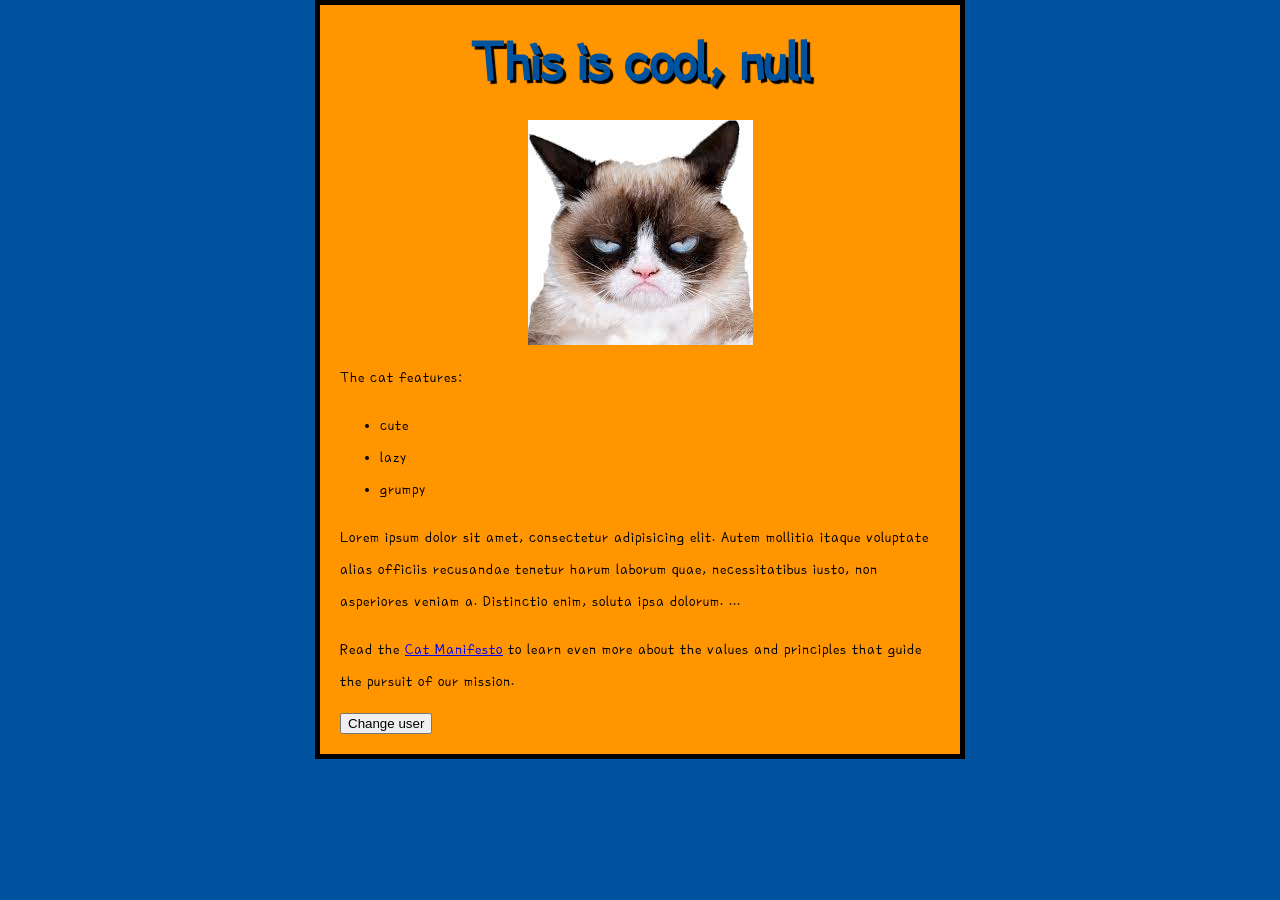
<file: index.html>
<!DOCTYPE html>
<html lang="en">

<head>
    <meta charset="UTF-8">
    <!-- import fonts -->
    <link href="https://fonts.googleapis.com/css?family=Poor+Story" rel="stylesheet">
    <!-- import css -->
    <link href="styles/style.css" rel="stylesheet" type="text/css">
    <title>My test page</title>
</head>
<!-- font-size:30px -->

<body style="font-family: 'Poor Story', cursive;">
    <h1>My cat is very grumpy.</h1>
    <img src="images/cat.png" alt="My test img">
    <p>The cat features:</p>
    <ul>
        <li>cute</li>
        <li>lazy</li>
        <li>grumpy</li>
    </ul>
    <p>Lorem ipsum dolor sit amet, consectetur adipisicing elit. Autem mollitia itaque voluptate alias officiis recusandae tenetur harum laborum quae, necessitatibus iusto, non asperiores veniam a. Distinctio enim, soluta ipsa dolorum. ... </p>
    <p>Read the <a href="#">Cat Manifesto</a> to learn even more about the values and principles that guide the pursuit of our mission.</p>
    <button>Change user</button>
    <script src="scripts/main.js"></script>
</body>

</html>
</file>
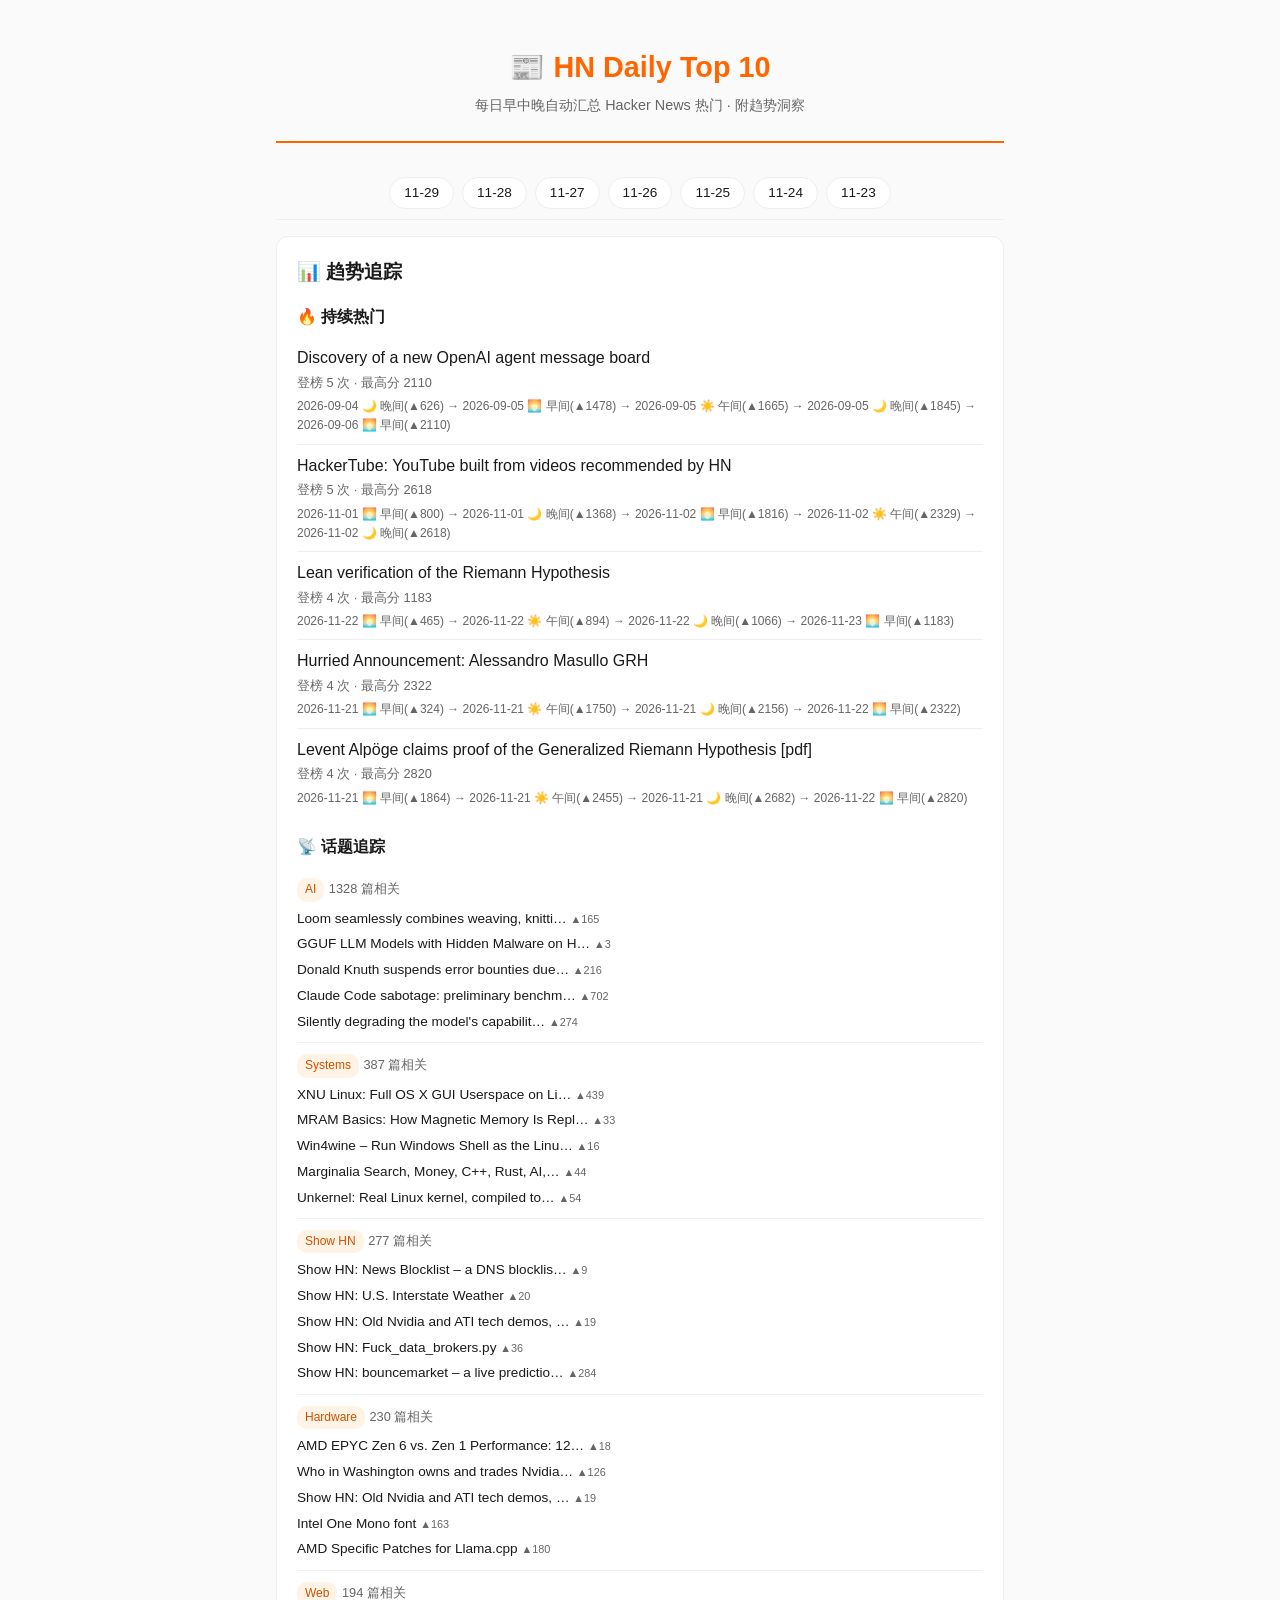
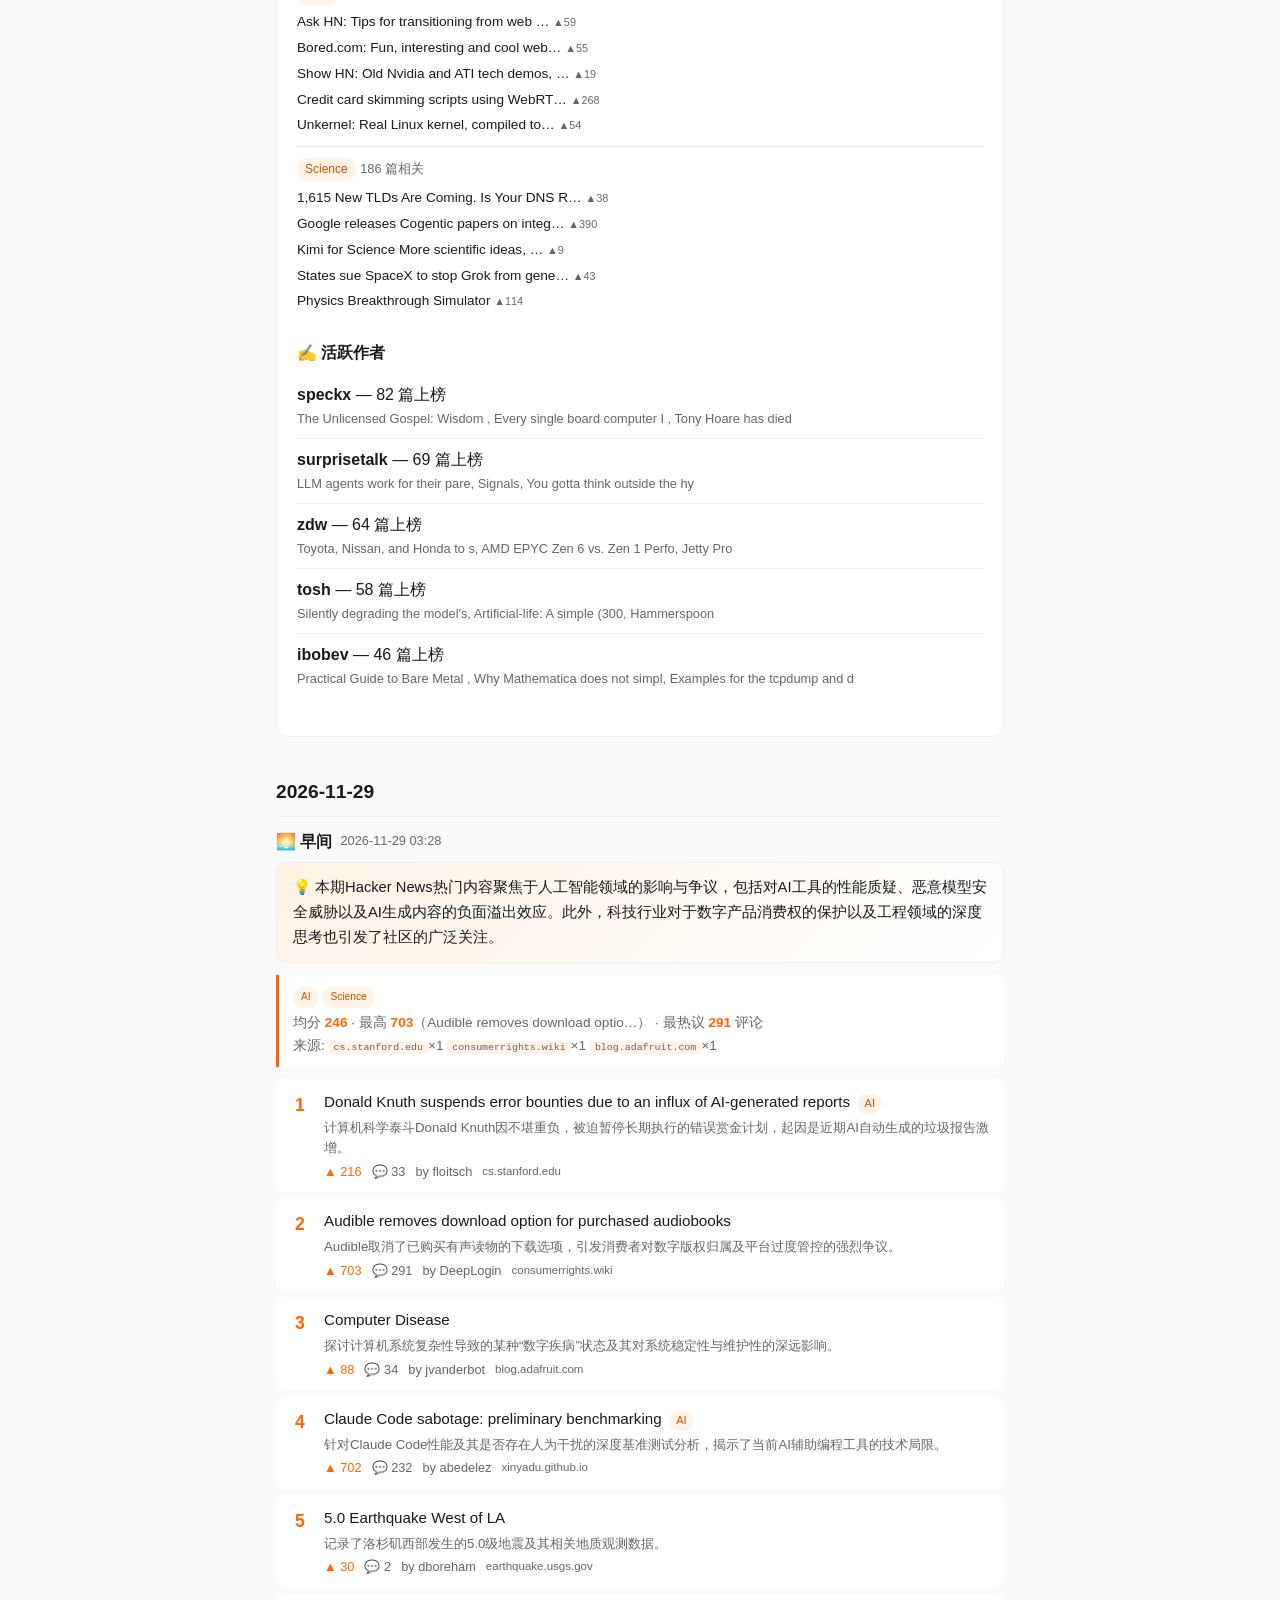
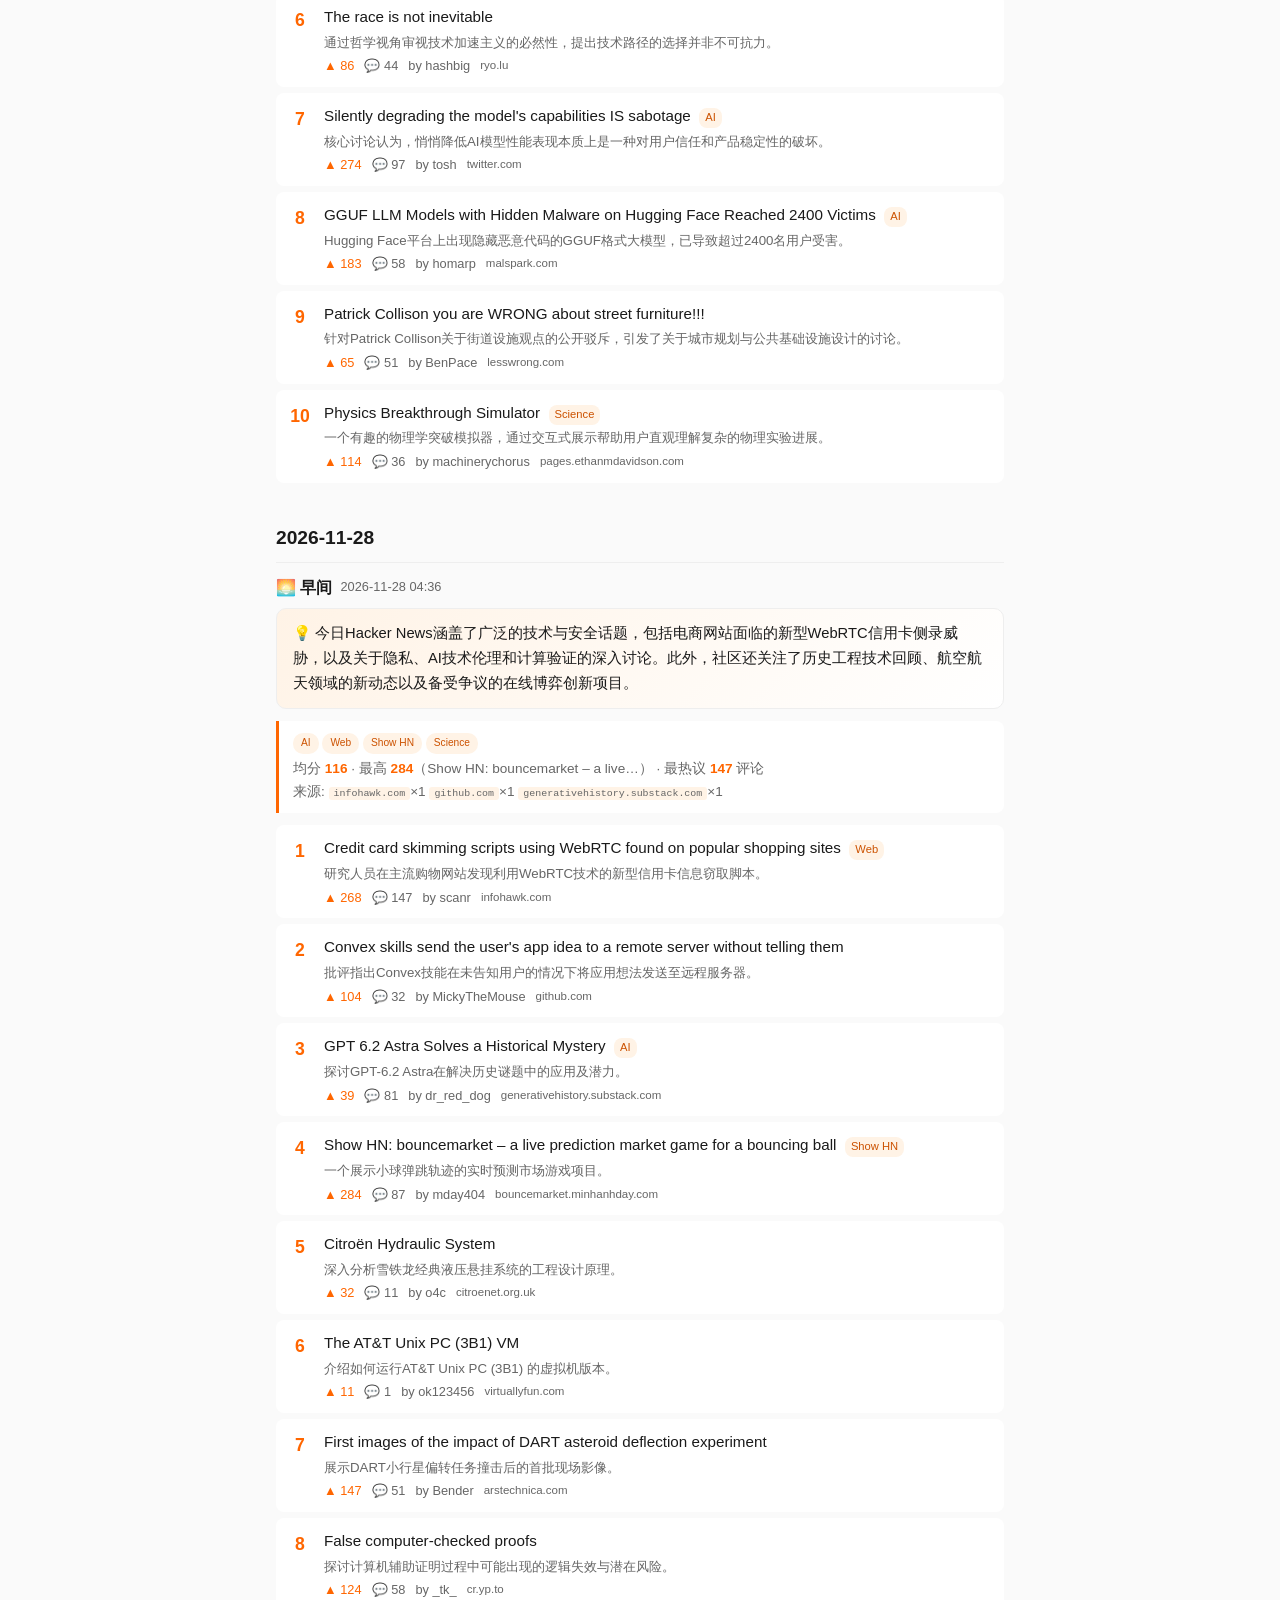
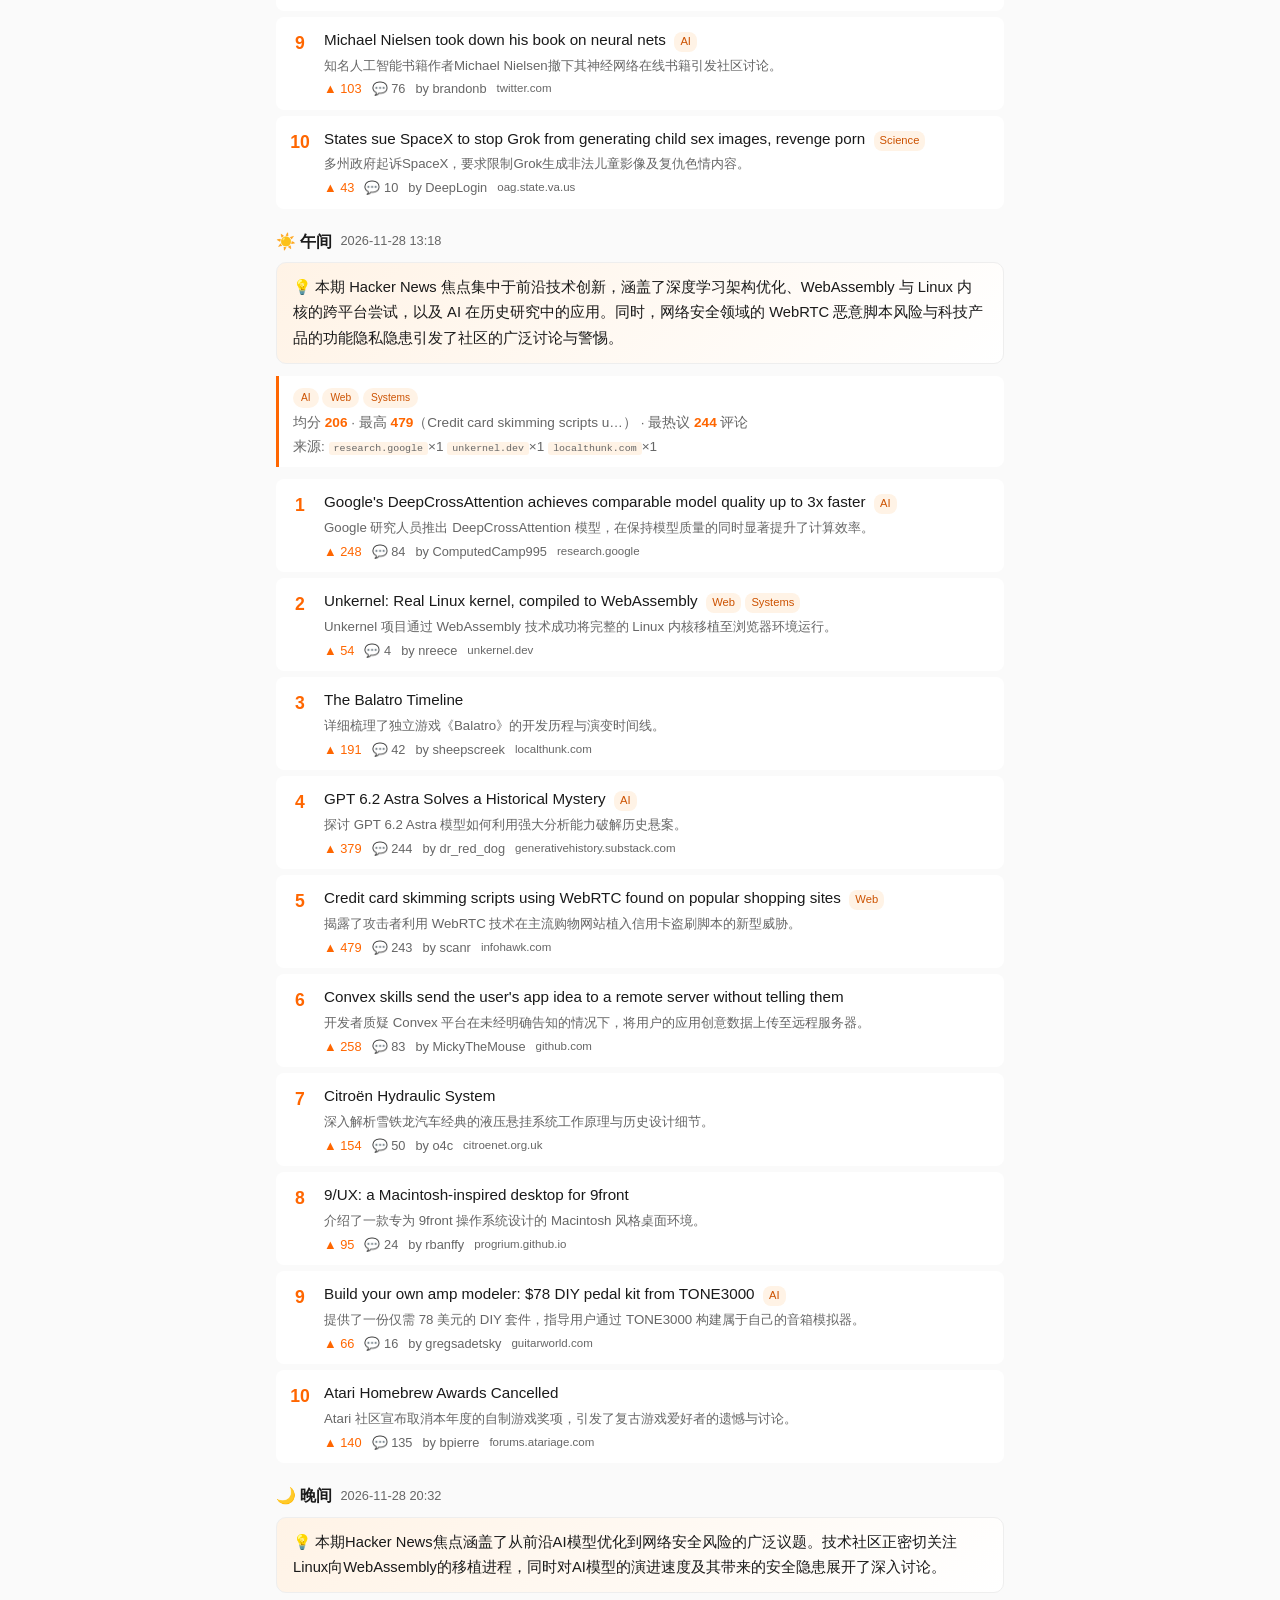
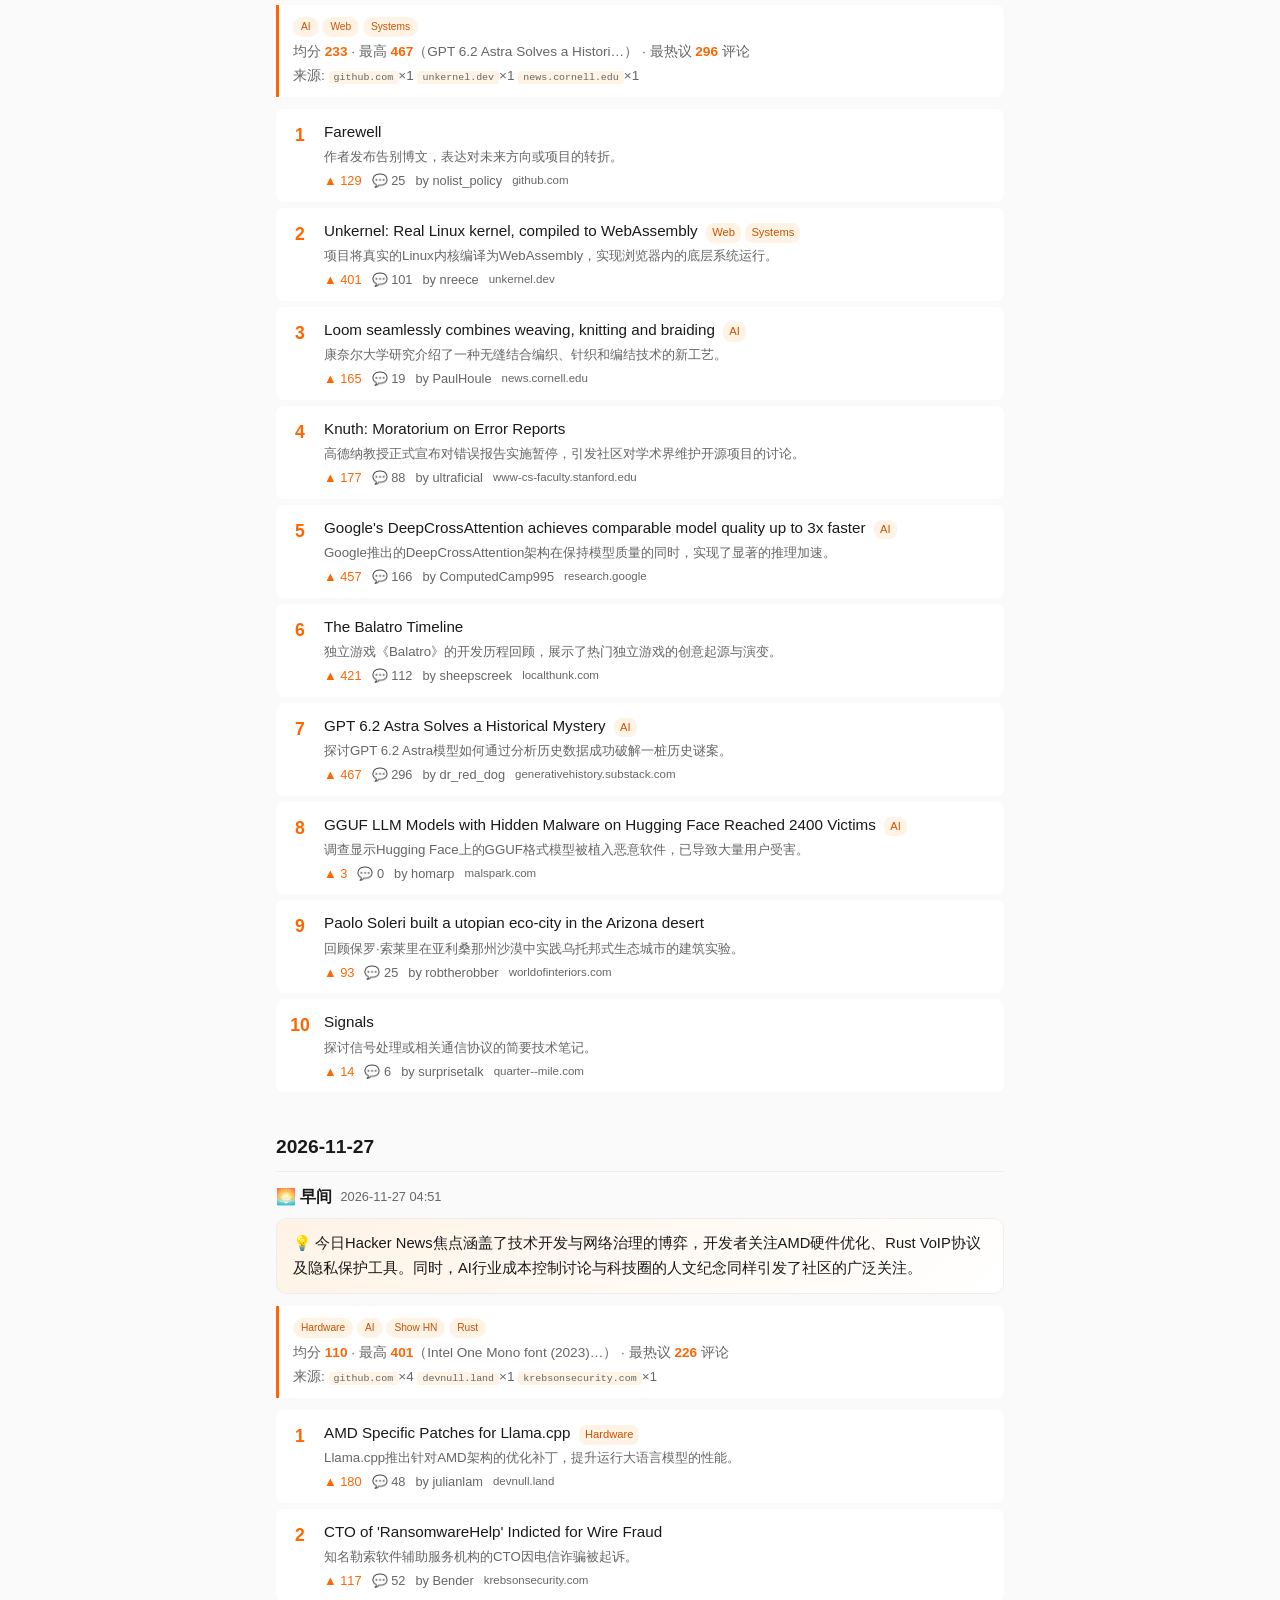
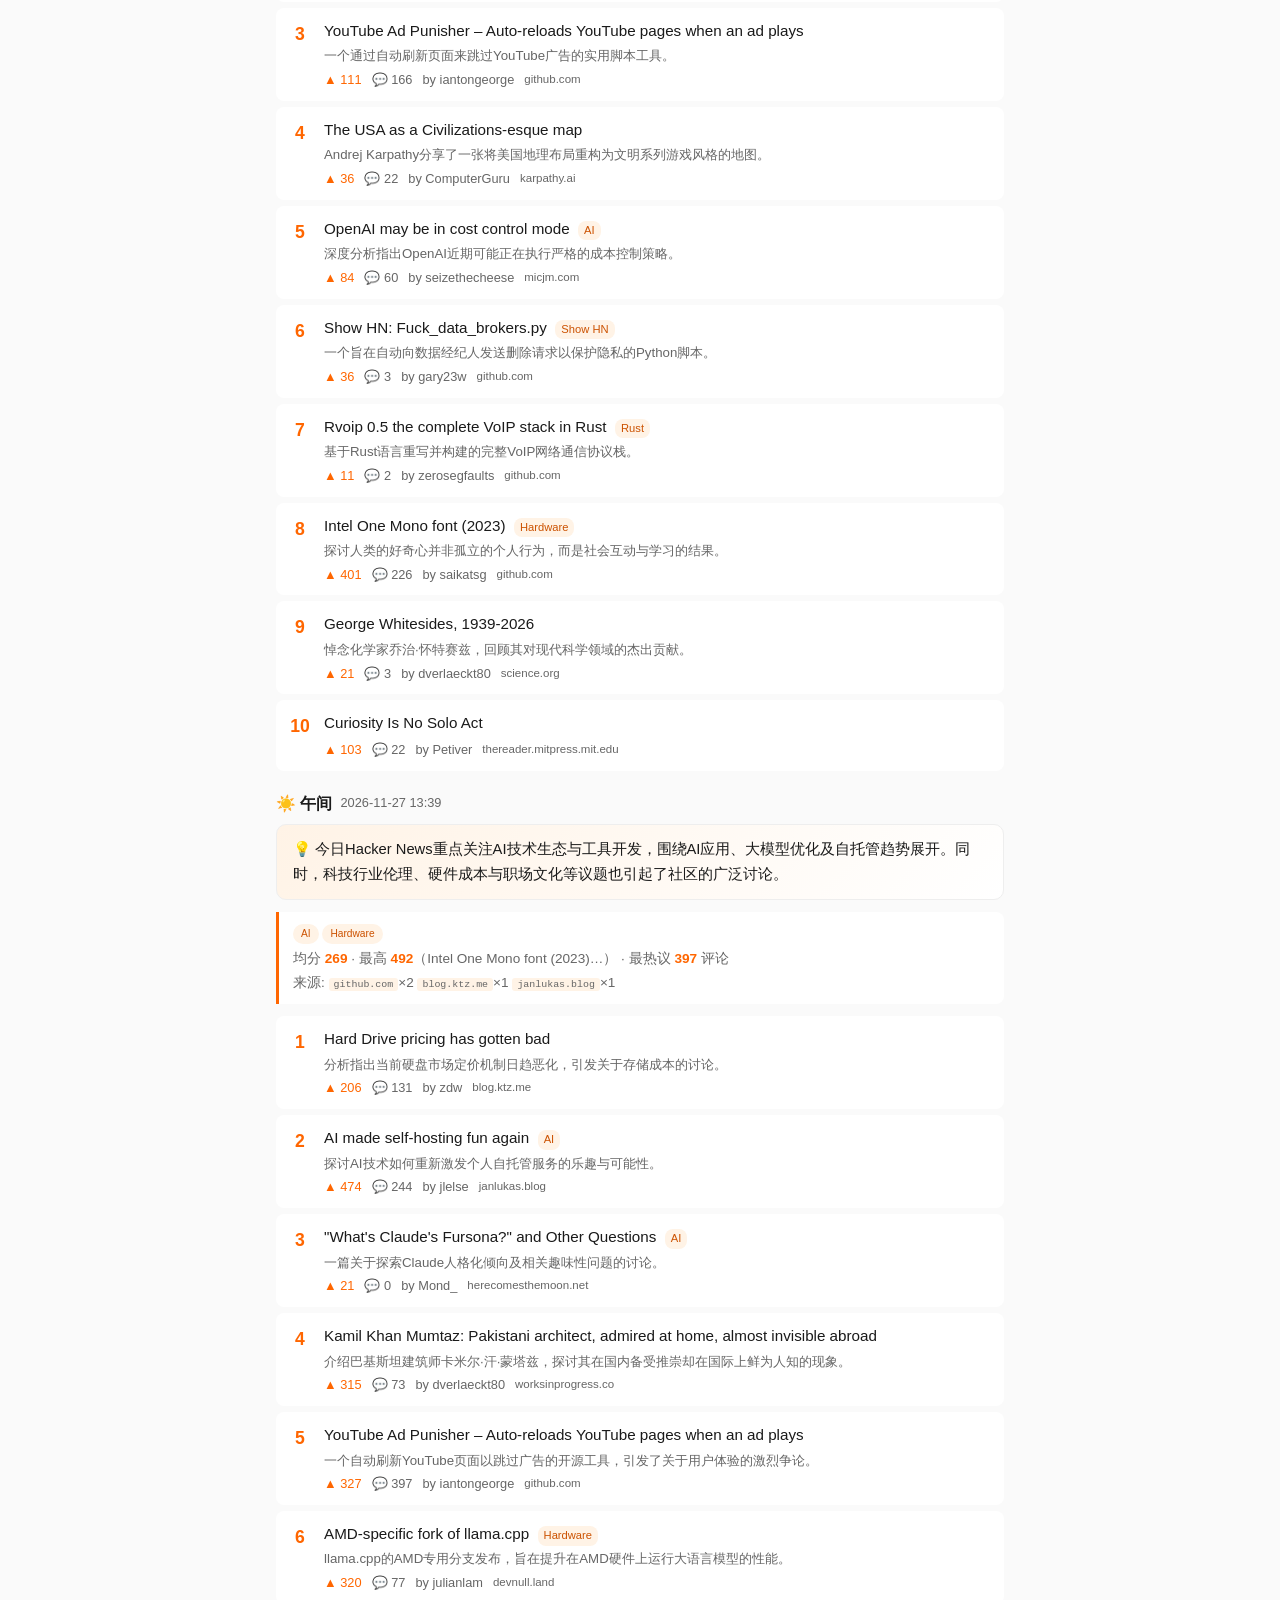
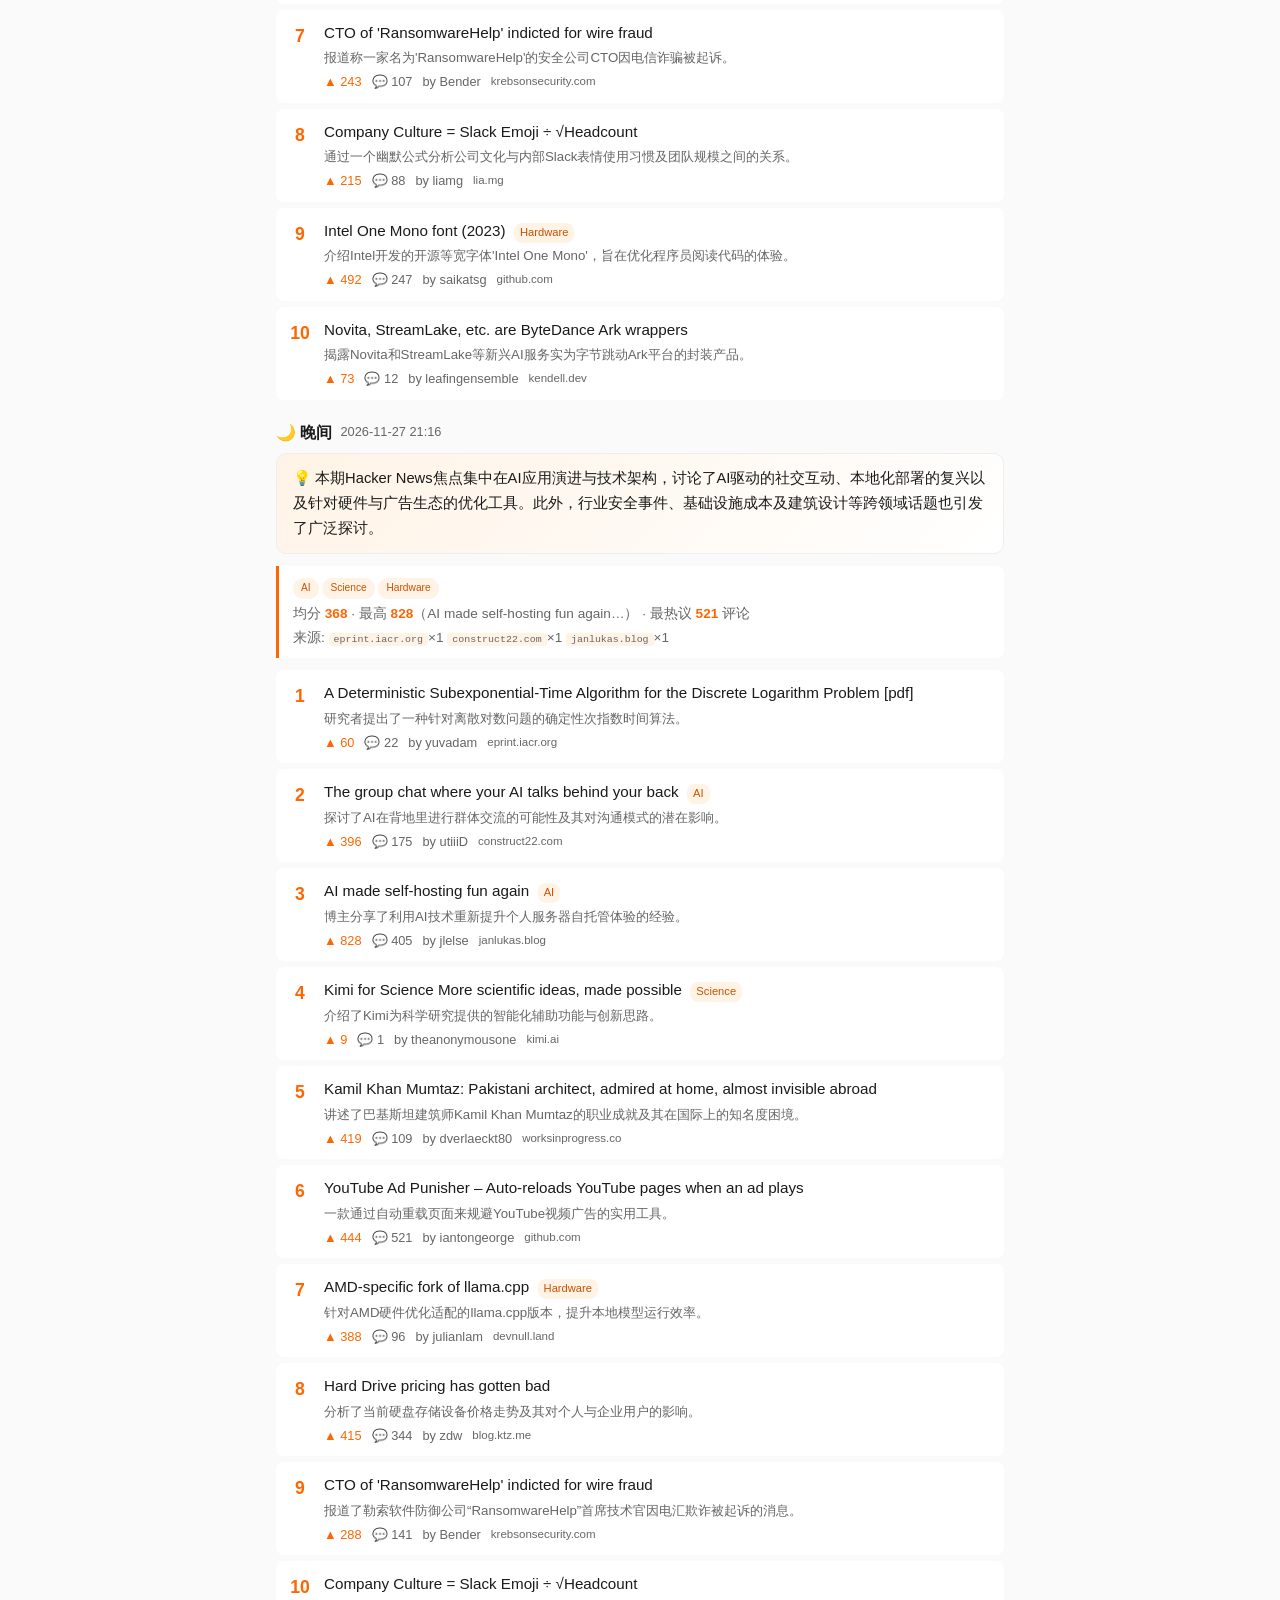
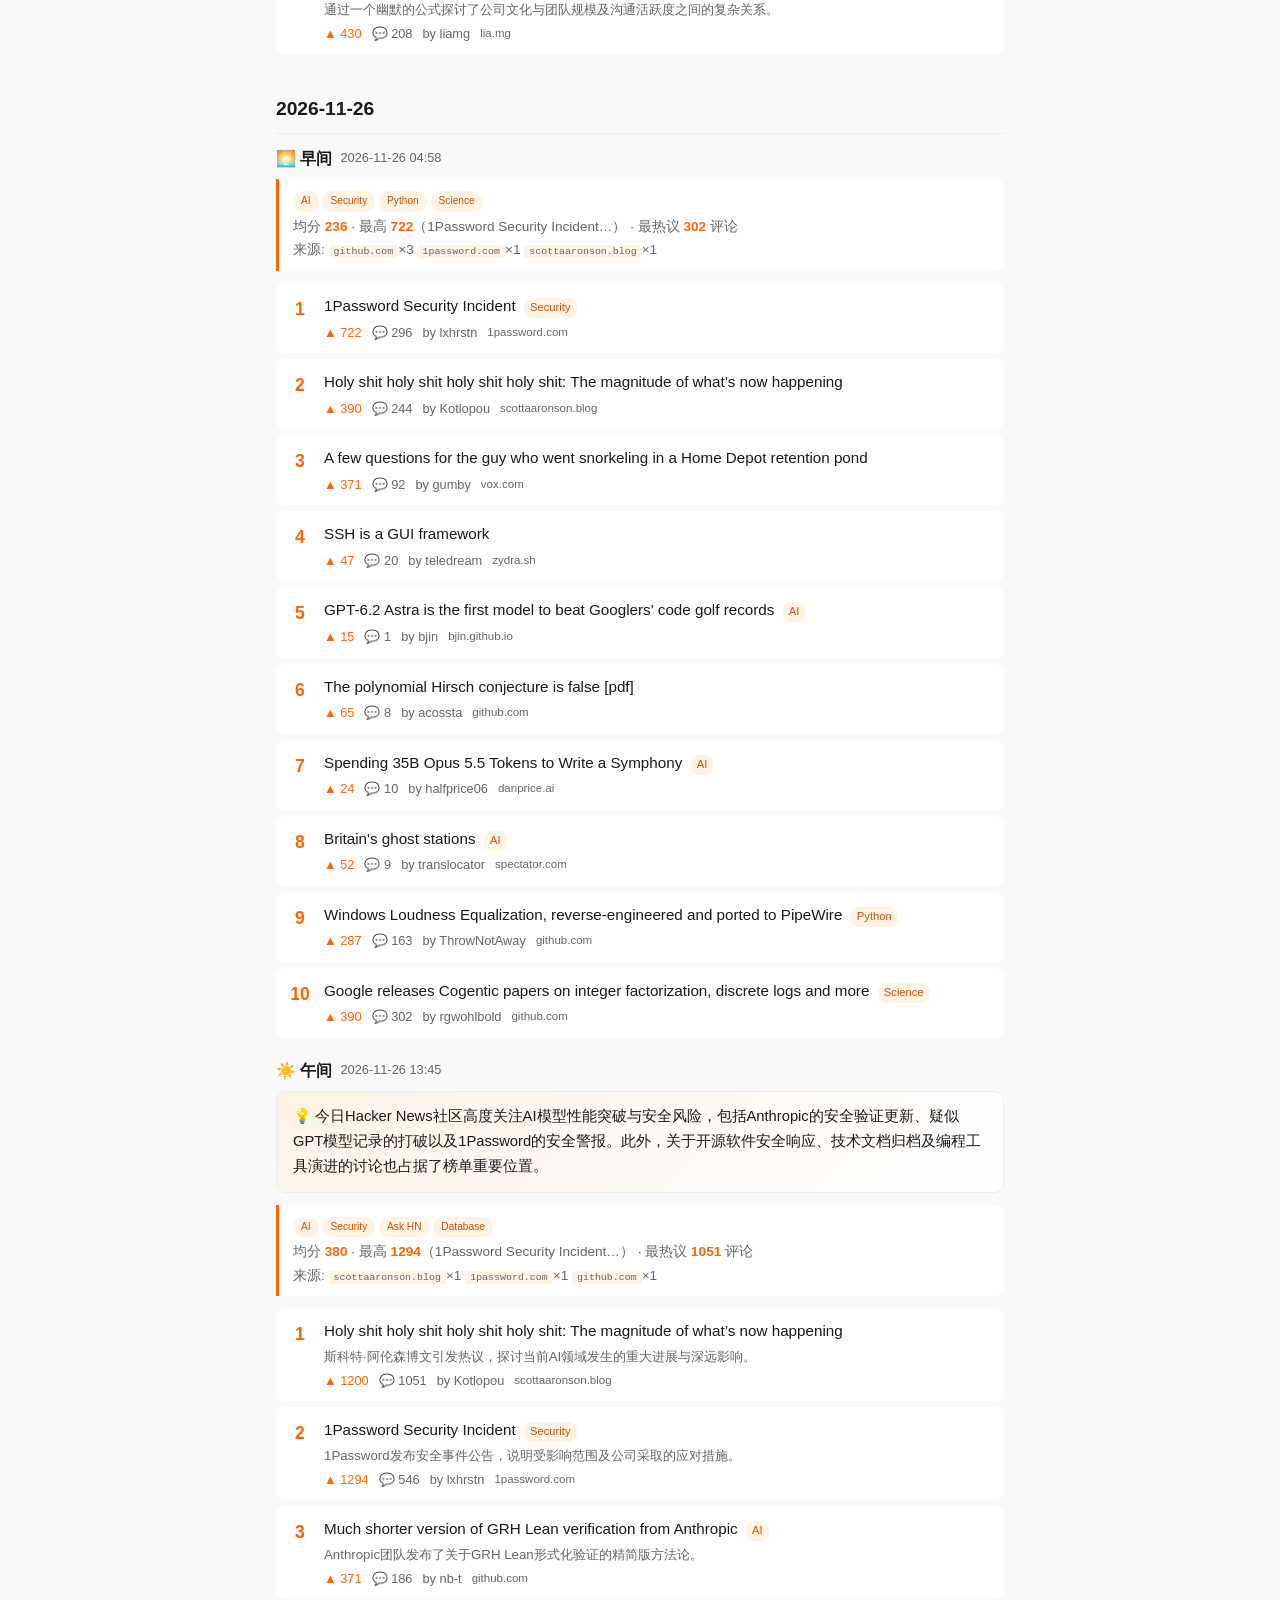
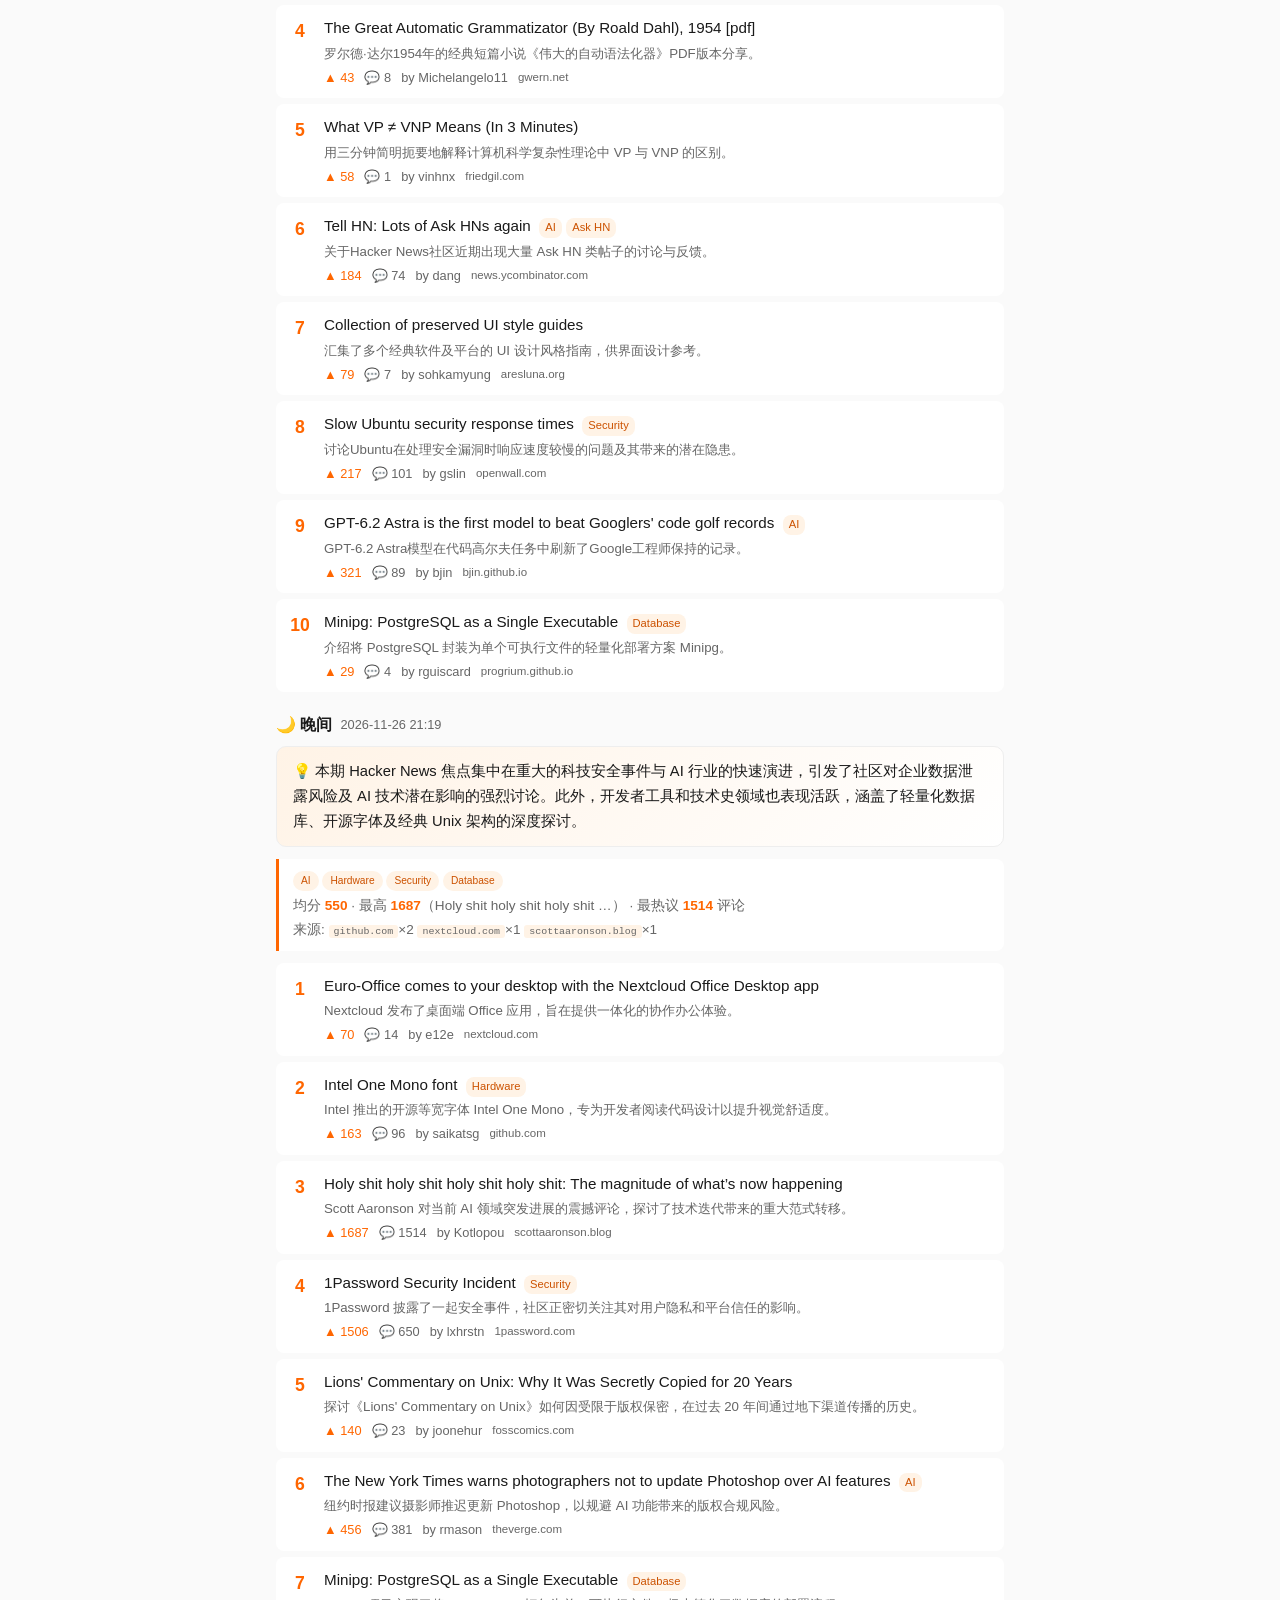
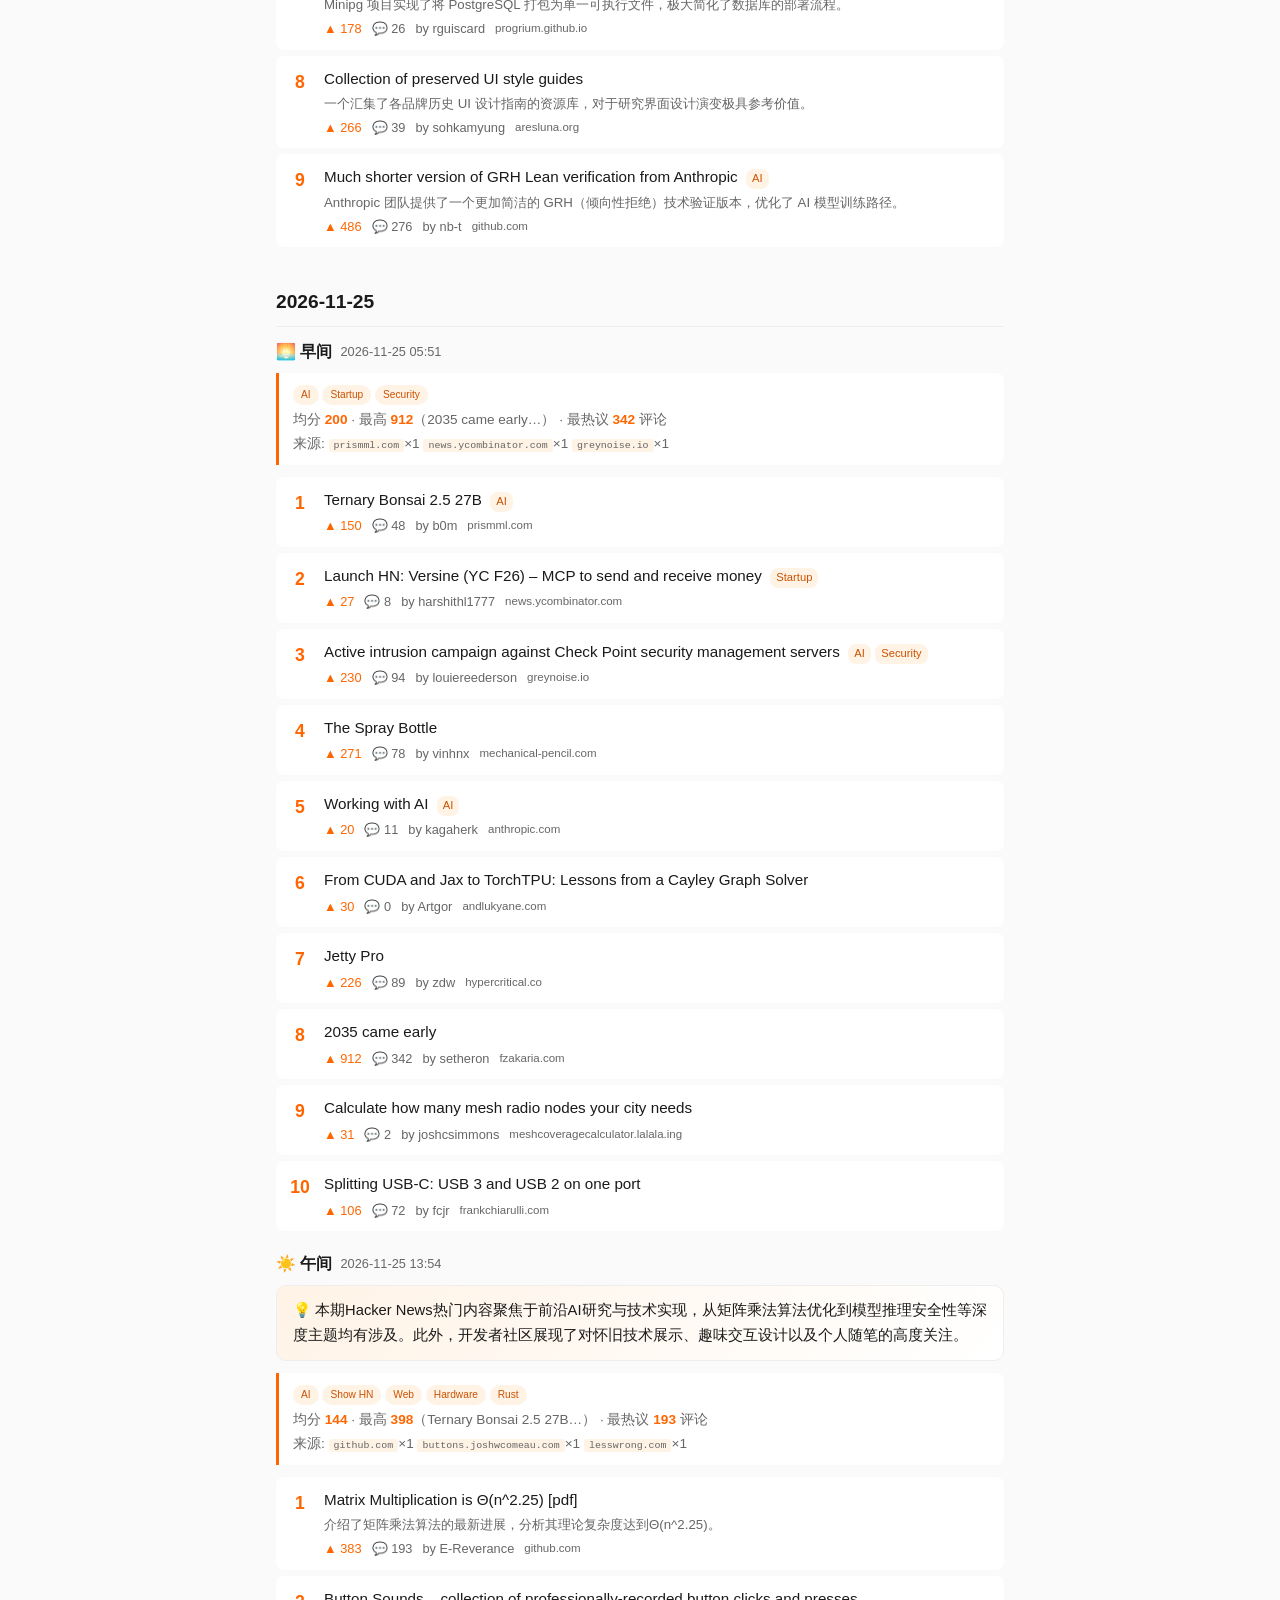
<file: hn/index.html>
<!DOCTYPE html>
<html lang="zh-CN">
<head>
  <meta charset="UTF-8">
  <meta name="viewport" content="width=device-width, initial-scale=1.0">
  <title>HN Daily Top 10</title>
  <style>
    :root {
      --bg: #fafafa; --card-bg: #fff; --text: #1a1a1a;
      --text-secondary: #666; --accent: #ff6600; --border: #eee;
      --tag-bg: #fff3e6; --tag-text: #cc5200;
    }
    @media (prefers-color-scheme: dark) {
      :root {
        --bg: #1a1a1a; --card-bg: #2a2a2a; --text: #e0e0e0;
        --text-secondary: #999; --border: #333;
        --tag-bg: #3a2a1a; --tag-text: #ff9944;
      }
    }
    * { margin: 0; padding: 0; box-sizing: border-box; }
    body {
      font-family: -apple-system, BlinkMacSystemFont, "Segoe UI", Roboto, sans-serif;
      background: var(--bg); color: var(--text);
      line-height: 1.6; max-width: 760px; margin: 0 auto; padding: 20px 16px;
    }
    header { text-align: center; padding: 24px 0; border-bottom: 2px solid var(--accent); margin-bottom: 24px; }
    header h1 { font-size: 1.8em; color: var(--accent); }
    header p { color: var(--text-secondary); font-size: 0.9em; margin-top: 4px; }
    .date-nav { position: sticky; top: 0; z-index: 100; background: var(--bg); padding: 10px 0; margin-bottom: 16px; display: flex; gap: 8px; flex-wrap: wrap; justify-content: center; border-bottom: 1px solid var(--border); }
    .date-nav-item { display: inline-block; padding: 4px 14px; border-radius: 16px; background: var(--card-bg); color: var(--text); text-decoration: none; font-size: 0.85em; font-weight: 500; border: 1px solid var(--border); transition: all 0.15s; }
    .date-nav-item:hover, .date-nav-item:target { background: var(--accent); color: #fff; border-color: var(--accent); }
    .day-section { margin-bottom: 32px; scroll-margin-top: 60px; }
    .day-section > h2 { font-size: 1.2em; padding: 8px 0; border-bottom: 1px solid var(--border); margin-bottom: 12px; }
    .period { margin-bottom: 20px; }
    .period h3 { font-size: 1em; margin-bottom: 8px; display: flex; align-items: center; gap: 8px; }
    .update-time { font-size: 0.8em; color: var(--text-secondary); font-weight: normal; }
    .ai-summary { background: linear-gradient(135deg, var(--tag-bg), var(--card-bg)); border-radius: 10px; padding: 12px 16px; margin-bottom: 12px; font-size: 0.92em; line-height: 1.7; border: 1px solid var(--border); }
    .insights { background: var(--card-bg); border-left: 3px solid var(--accent); padding: 10px 14px; margin-bottom: 12px; border-radius: 0 8px 8px 0; font-size: 0.85em; }
    .insight-tags { margin-bottom: 4px; }
    .insight-stats { color: var(--text-secondary); }
    .insight-stats b { color: var(--accent); }
    .insight-domains { color: var(--text-secondary); margin-top: 2px; }
    .insight-domains code { background: var(--tag-bg); padding: 1px 5px; border-radius: 3px; font-size: 0.9em; }
    .tag { display: inline-block; background: var(--tag-bg); color: var(--tag-text); padding: 2px 8px; border-radius: 10px; font-size: 0.75em; font-weight: 500; }
    .tag-sm { display: inline-block; background: var(--tag-bg); color: var(--tag-text); padding: 1px 6px; border-radius: 8px; font-size: 0.7em; }
    .story-tags { margin-left: 4px; }
    .story { display: flex; align-items: flex-start; gap: 12px; padding: 10px 12px; background: var(--card-bg); border-radius: 8px; margin-bottom: 6px; transition: transform 0.1s; }
    .story:hover { transform: translateX(4px); }
    .rank { font-size: 1.1em; font-weight: bold; color: var(--accent); min-width: 24px; text-align: center; padding-top: 2px; }
    .story-content { flex: 1; min-width: 0; }
    .story-title { color: var(--text); text-decoration: none; font-weight: 500; font-size: 0.95em; display: inline; }
    .story-title:hover { color: var(--accent); }
    .story-summary { color: var(--text-secondary); font-size: 0.83em; margin-top: 3px; line-height: 1.5; }
    .story-meta { display: flex; flex-wrap: wrap; gap: 10px; font-size: 0.8em; color: var(--text-secondary); margin-top: 4px; }
    .story-meta a { color: var(--text-secondary); text-decoration: none; }
    .story-meta a:hover { color: var(--accent); }
    .score { color: var(--accent); font-weight: 500; }
    .domain { font-size: 0.9em; }
    .trending-section { background: var(--card-bg); border-radius: 12px; padding: 20px; margin-bottom: 32px; border: 1px solid var(--border); }
    .trending-section > h2 { font-size: 1.2em; margin-bottom: 16px; }
    .trending-block { margin-bottom: 18px; }
    .trending-block h3 { font-size: 1em; margin-bottom: 8px; }
    .trending-item { padding: 8px 0; border-bottom: 1px solid var(--border); }
    .trending-item:last-child { border-bottom: none; }
    .trending-item a { color: var(--text); text-decoration: none; font-weight: 500; }
    .trending-item a:hover { color: var(--accent); }
    .trending-meta { font-size: 0.8em; color: var(--text-secondary); margin-top: 2px; }
    .trending-timeline { font-size: 0.75em; color: var(--text-secondary); margin-top: 4px; word-break: break-all; }
    .trending-count { font-size: 0.8em; color: var(--text-secondary); }
    .topic-stories { margin-top: 4px; }
    .topic-story { font-size: 0.85em; padding: 2px 0; }
    .topic-story a { font-weight: normal; }
    .history-link { text-align: center; margin: 24px 0; }
    .history-link a { color: var(--accent); text-decoration: none; font-weight: 500; padding: 8px 20px; border: 1px solid var(--accent); border-radius: 20px; }
    .history-link a:hover { background: var(--accent); color: #fff; }
    footer { text-align: center; padding: 24px 0; color: var(--text-secondary); font-size: 0.8em; border-top: 1px solid var(--border); }
    footer a { color: var(--accent); text-decoration: none; }
    .history-week { padding: 12px 0; border-bottom: 1px solid var(--border); }
    .history-week h3 { font-size: 1em; color: var(--accent); }
    .history-meta { font-size: 0.85em; color: var(--text-secondary); }
    .back-link { margin-bottom: 20px; }
    .back-link a { color: var(--accent); text-decoration: none; }
</style>
</head>
<body>
  <header>
    <h1>📰 HN Daily Top 10</h1>
    <p>每日早中晚自动汇总 Hacker News 热门 · 附趋势洞察</p>
  </header>
  <nav class="date-nav"><a href="#day-2026-11-29" class="date-nav-item">11-29</a> <a href="#day-2026-11-28" class="date-nav-item">11-28</a> <a href="#day-2026-11-27" class="date-nav-item">11-27</a> <a href="#day-2026-11-26" class="date-nav-item">11-26</a> <a href="#day-2026-11-25" class="date-nav-item">11-25</a> <a href="#day-2026-11-24" class="date-nav-item">11-24</a> <a href="#day-2026-11-23" class="date-nav-item">11-23</a></nav>
  <main>

    <section class="trending-section">
      <h2>📊 趋势追踪</h2>
      <div class="trending-block">
        <h3>🔥 持续热门</h3>
          <div class="trending-item">
            <a href="https://collusion.wiki/" target="_blank">Discovery of a new OpenAI agent message board</a>
            <div class="trending-meta">登榜 5 次 · 最高分 2110</div>
            <div class="trending-timeline">2026-09-04 🌙 晚间(▲626) → 2026-09-05 🌅 早间(▲1478) → 2026-09-05 ☀️ 午间(▲1665) → 2026-09-05 🌙 晚间(▲1845) → 2026-09-06 🌅 早间(▲2110)</div>
          </div>
          <div class="trending-item">
            <a href="https://karpathy.bearblog.dev/hacker-tube/" target="_blank">HackerTube: YouTube built from videos recommended by HN</a>
            <div class="trending-meta">登榜 5 次 · 最高分 2618</div>
            <div class="trending-timeline">2026-11-01 🌅 早间(▲800) → 2026-11-01 🌙 晚间(▲1368) → 2026-11-02 🌅 早间(▲1816) → 2026-11-02 ☀️ 午间(▲2329) → 2026-11-02 🌙 晚间(▲2618)</div>
          </div>
          <div class="trending-item">
            <a href="https://leanprover-community.github.io/blog/posts/riemann-hypothesis/" target="_blank">Lean verification of the Riemann Hypothesis</a>
            <div class="trending-meta">登榜 4 次 · 最高分 1183</div>
            <div class="trending-timeline">2026-11-22 🌅 早间(▲465) → 2026-11-22 ☀️ 午间(▲894) → 2026-11-22 🌙 晚间(▲1066) → 2026-11-23 🌅 早间(▲1183)</div>
          </div>
          <div class="trending-item">
            <a href="https://math216.wordpress.com/2026/11/20/hurried-announcement-alessandro-masullo-grh/" target="_blank">Hurried Announcement: Alessandro Masullo GRH</a>
            <div class="trending-meta">登榜 4 次 · 最高分 2322</div>
            <div class="trending-timeline">2026-11-21 🌅 早间(▲324) → 2026-11-21 ☀️ 午间(▲1750) → 2026-11-21 🌙 晚间(▲2156) → 2026-11-22 🌅 早间(▲2322)</div>
          </div>
          <div class="trending-item">
            <a href="https://alpo.ge/remark.pdf" target="_blank">Levent Alpöge claims proof of the Generalized Riemann Hypothesis [pdf]</a>
            <div class="trending-meta">登榜 4 次 · 最高分 2820</div>
            <div class="trending-timeline">2026-11-21 🌅 早间(▲1864) → 2026-11-21 ☀️ 午间(▲2455) → 2026-11-21 🌙 晚间(▲2682) → 2026-11-22 🌅 早间(▲2820)</div>
          </div>
      </div>
      <div class="trending-block">
        <h3>📡 话题追踪</h3>
          <div class="trending-item">
            <span class="tag">AI</span> <span class="trending-count">1328 篇相关</span>
            <div class="topic-stories"><div class="topic-story"><a href="https://news.cornell.edu/stories/2026/11/loom-seamlessly-combines-weaving-knitting-and-braiding" target="_blank" title="2026-11-28">Loom seamlessly combines weaving, knitti…</a> <span class="trending-meta">▲165</span></div><div class="topic-story"><a href="https://malspark.com/blog/malicious-gguf-models-hugging-face/" target="_blank" title="2026-11-28">GGUF LLM Models with Hidden Malware on H…</a> <span class="trending-meta">▲3</span></div><div class="topic-story"><a href="https://cs.stanford.edu/~knuth/moratorium.html" target="_blank" title="2026-11-29">Donald Knuth suspends error bounties due…</a> <span class="trending-meta">▲216</span></div><div class="topic-story"><a href="https://xinyadu.github.io/blog/claude-code-sabotage.html" target="_blank" title="2026-11-29">Claude Code sabotage: preliminary benchm…</a> <span class="trending-meta">▲702</span></div><div class="topic-story"><a href="https://twitter.com/TimSweeneyEpic/status/2126682647862862063" target="_blank" title="2026-11-29">Silently degrading the model's capabilit…</a> <span class="trending-meta">▲274</span></div></div>
          </div>
          <div class="trending-item">
            <span class="tag">Systems</span> <span class="trending-count">387 篇相关</span>
            <div class="topic-stories"><div class="topic-story"><a href="https://github.com/AFK-surf/xnulinux" target="_blank" title="2026-11-23">XNU Linux: Full OS X GUI Userspace on Li…</a> <span class="trending-meta">▲439</span></div><div class="topic-story"><a href="https://www.allaboutcircuits.com/technical-articles/mram-basics-how-magnetic-memory-is-replacing-embedded-flash/" target="_blank" title="2026-11-23">MRAM Basics: How Magnetic Memory Is Repl…</a> <span class="trending-meta">▲33</span></div><div class="topic-story"><a href="https://github.com/mikuta0407/win4wine" target="_blank" title="2026-11-23">Win4wine – Run Windows Shell as the Linu…</a> <span class="trending-meta">▲16</span></div><div class="topic-story"><a href="https://www.marginalia.nu/log/a_141_marginalia_update/" target="_blank" title="2026-11-25">Marginalia Search, Money, C++, Rust, AI,…</a> <span class="trending-meta">▲44</span></div><div class="topic-story"><a href="https://unkernel.dev" target="_blank" title="2026-11-28">Unkernel: Real Linux kernel, compiled to…</a> <span class="trending-meta">▲54</span></div></div>
          </div>
          <div class="trending-item">
            <span class="tag">Show HN</span> <span class="trending-count">277 篇相关</span>
            <div class="topic-stories"><div class="topic-story"><a href="https://github.com/ruairidhflint/news-blocklist" target="_blank" title="2026-11-23">Show HN: News Blocklist – a DNS blocklis…</a> <span class="trending-meta">▲9</span></div><div class="topic-story"><a href="https://www.interstateweather.com/" target="_blank" title="2026-11-25">Show HN: U.S. Interstate Weather</a> <span class="trending-meta">▲20</span></div><div class="topic-story"><a href="https://gpu-demo-gallery.pages.dev/" target="_blank" title="2026-11-25">Show HN: Old Nvidia and ATI tech demos, …</a> <span class="trending-meta">▲19</span></div><div class="topic-story"><a href="https://github.com/gary23w/f-ck_data_brokers" target="_blank" title="2026-11-27">Show HN: Fuck_data_brokers.py</a> <span class="trending-meta">▲36</span></div><div class="topic-story"><a href="https://bouncemarket.minhanhday.com/" target="_blank" title="2026-11-28">Show HN: bouncemarket – a live predictio…</a> <span class="trending-meta">▲284</span></div></div>
          </div>
          <div class="trending-item">
            <span class="tag">Hardware</span> <span class="trending-count">230 篇相关</span>
            <div class="topic-stories"><div class="topic-story"><a href="https://www.phoronix.com/review/amd-epyc-9006-7601" target="_blank" title="2026-11-24">AMD EPYC Zen 6 vs. Zen 1 Performance: 12…</a> <span class="trending-meta">▲18</span></div><div class="topic-story"><a href="https://www.kadoa.com/congress/insights/trump-nvidia" target="_blank" title="2026-11-24">Who in Washington owns and trades Nvidia…</a> <span class="trending-meta">▲126</span></div><div class="topic-story"><a href="https://gpu-demo-gallery.pages.dev/" target="_blank" title="2026-11-25">Show HN: Old Nvidia and ATI tech demos, …</a> <span class="trending-meta">▲19</span></div><div class="topic-story"><a href="https://github.com/intel/intel-one-mono" target="_blank" title="2026-11-26">Intel One Mono font</a> <span class="trending-meta">▲163</span></div><div class="topic-story"><a href="https://devnull.land/amd-specific-llama-cpp" target="_blank" title="2026-11-27">AMD Specific Patches for Llama.cpp</a> <span class="trending-meta">▲180</span></div></div>
          </div>
          <div class="trending-item">
            <span class="tag">Web</span> <span class="trending-count">194 篇相关</span>
            <div class="topic-stories"><div class="topic-story"><a href="https://news.ycombinator.com/item?id=50555002" target="_blank" title="2026-11-23">Ask HN: Tips for transitioning from web …</a> <span class="trending-meta">▲59</span></div><div class="topic-story"><a href="https://www.bored.com/" target="_blank" title="2026-11-24">Bored.com: Fun, interesting and cool web…</a> <span class="trending-meta">▲55</span></div><div class="topic-story"><a href="https://gpu-demo-gallery.pages.dev/" target="_blank" title="2026-11-25">Show HN: Old Nvidia and ATI tech demos, …</a> <span class="trending-meta">▲19</span></div><div class="topic-story"><a href="https://www.infohawk.com/news/2026-11-27-black-friday-webrtc-skimmer" target="_blank" title="2026-11-28">Credit card skimming scripts using WebRT…</a> <span class="trending-meta">▲268</span></div><div class="topic-story"><a href="https://unkernel.dev" target="_blank" title="2026-11-28">Unkernel: Real Linux kernel, compiled to…</a> <span class="trending-meta">▲54</span></div></div>
          </div>
          <div class="trending-item">
            <span class="tag">Science</span> <span class="trending-count">186 篇相关</span>
            <div class="topic-stories"><div class="topic-story"><a href="https://www.akamai.com/blog/security/2026/nov/1615-new-tlds-dns-ready-for-bigger-namespace" target="_blank" title="2026-11-25">1,615 New TLDs Are Coming. Is Your DNS R…</a> <span class="trending-meta">▲38</span></div><div class="topic-story"><a href="https://github.com/google-research/google-research/tree/master/cogentic_research_papers" target="_blank" title="2026-11-26">Google releases Cogentic papers on integ…</a> <span class="trending-meta">▲390</span></div><div class="topic-story"><a href="https://www.kimi.ai/news/kimi-for-science-program" target="_blank" title="2026-11-27">Kimi for Science More scientific ideas, …</a> <span class="trending-meta">▲9</span></div><div class="topic-story"><a href="https://www.oag.state.va.us/media-center/news-releases/jay-jones/3162-attorneys-general-jones-and-rayfield-file-suit-against-spacex-parent-company-of-x-xai-and-grok-over-creation-and-promotion-of-child-exploitation-and-non-consensual-images-on-platform" target="_blank" title="2026-11-28">States sue SpaceX to stop Grok from gene…</a> <span class="trending-meta">▲43</span></div><div class="topic-story"><a href="https://pages.ethanmdavidson.com/ai-physics-breakthrough" target="_blank" title="2026-11-29">Physics Breakthrough Simulator</a> <span class="trending-meta">▲114</span></div></div>
          </div>
      </div>
      <div class="trending-block">
        <h3>✍️ 活跃作者</h3>
          <div class="trending-item">
            <b>speckx</b> — 82 篇上榜
            <div class="trending-meta">The Unlicensed Gospel: Wisdom , Every single board computer I , Tony Hoare has died</div>
          </div>
          <div class="trending-item">
            <b>surprisetalk</b> — 69 篇上榜
            <div class="trending-meta">LLM agents work for their pare, Signals, You gotta think outside the hy</div>
          </div>
          <div class="trending-item">
            <b>zdw</b> — 64 篇上榜
            <div class="trending-meta">Toyota, Nissan, and Honda to s, AMD EPYC Zen 6 vs. Zen 1 Perfo, Jetty Pro</div>
          </div>
          <div class="trending-item">
            <b>tosh</b> — 58 篇上榜
            <div class="trending-meta">Silently degrading the model's, Artificial-life: A simple (300, Hammerspoon</div>
          </div>
          <div class="trending-item">
            <b>ibobev</b> — 46 篇上榜
            <div class="trending-meta">Practical Guide to Bare Metal , Why Mathematica does not simpl, Examples for the tcpdump and d</div>
          </div>
      </div>
    </section>

    <div class="day-section" id="day-2026-11-29">
      <h2>2026-11-29</h2>
      <div class="period">
        <h3>🌅 早间 <span class="update-time">2026-11-29 03:28</span></h3>
        <div class="ai-summary">💡 本期Hacker News热门内容聚焦于人工智能领域的影响与争议，包括对AI工具的性能质疑、恶意模型安全威胁以及AI生成内容的负面溢出效应。此外，科技行业对于数字产品消费权的保护以及工程领域的深度思考也引发了社区的广泛关注。</div>
        <div class="insights"><div class="insight-tags"><span class="tag">AI</span> <span class="tag">Science</span></div><div class="insight-stats">均分 <b>246</b>  ·  最高 <b>703</b>（Audible removes download optio…）  ·  最热议 <b>291</b> 评论</div><div class="insight-domains">来源: <code>cs.stanford.edu</code>×1 <code>consumerrights.wiki</code>×1 <code>blog.adafruit.com</code>×1</div></div>
        <div class="stories">
        <div class="story">
          <span class="rank">1</span>
          <div class="story-content">
            <a class="story-title" href="https://cs.stanford.edu/~knuth/moratorium.html" target="_blank">Donald Knuth suspends error bounties due to an influx of AI-generated reports</a> <span class="story-tags"><span class="tag-sm">AI</span></span>
            <div class="story-summary">计算机科学泰斗Donald Knuth因不堪重负，被迫暂停长期执行的错误赏金计划，起因是近期AI自动生成的垃圾报告激增。</div>
            <div class="story-meta">
              <span class="score">▲ 216</span>
              <a class="comments" href="https://news.ycombinator.com/item?id=50680168" target="_blank">💬 33</a>
              <span class="author">by floitsch</span>
              <span class="domain">cs.stanford.edu</span>
            </div>
          </div>
        </div>

        <div class="story">
          <span class="rank">2</span>
          <div class="story-content">
            <a class="story-title" href="https://consumerrights.wiki/w/Audible_removes_download_option_for_purchased_audiobooks" target="_blank">Audible removes download option for purchased audiobooks</a>
            <div class="story-summary">Audible取消了已购买有声读物的下载选项，引发消费者对数字版权归属及平台过度管控的强烈争议。</div>
            <div class="story-meta">
              <span class="score">▲ 703</span>
              <a class="comments" href="https://news.ycombinator.com/item?id=50676723" target="_blank">💬 291</a>
              <span class="author">by DeepLogin</span>
              <span class="domain">consumerrights.wiki</span>
            </div>
          </div>
        </div>

        <div class="story">
          <span class="rank">3</span>
          <div class="story-content">
            <a class="story-title" href="https://blog.adafruit.com/2020/01/13/richard-feynman-on-computer-disease/" target="_blank">Computer Disease</a>
            <div class="story-summary">探讨计算机系统复杂性导致的某种“数字疾病”状态及其对系统稳定性与维护性的深远影响。</div>
            <div class="story-meta">
              <span class="score">▲ 88</span>
              <a class="comments" href="https://news.ycombinator.com/item?id=50679708" target="_blank">💬 34</a>
              <span class="author">by jvanderbot</span>
              <span class="domain">blog.adafruit.com</span>
            </div>
          </div>
        </div>

        <div class="story">
          <span class="rank">4</span>
          <div class="story-content">
            <a class="story-title" href="https://xinyadu.github.io/blog/claude-code-sabotage.html" target="_blank">Claude Code sabotage: preliminary benchmarking</a> <span class="story-tags"><span class="tag-sm">AI</span></span>
            <div class="story-summary">针对Claude Code性能及其是否存在人为干扰的深度基准测试分析，揭示了当前AI辅助编程工具的技术局限。</div>
            <div class="story-meta">
              <span class="score">▲ 702</span>
              <a class="comments" href="https://news.ycombinator.com/item?id=50676390" target="_blank">💬 232</a>
              <span class="author">by abedelez</span>
              <span class="domain">xinyadu.github.io</span>
            </div>
          </div>
        </div>

        <div class="story">
          <span class="rank">5</span>
          <div class="story-content">
            <a class="story-title" href="https://earthquake.usgs.gov/earthquakes/eventpage/ci41581136/executive" target="_blank">5.0 Earthquake West of LA</a>
            <div class="story-summary">记录了洛杉矶西部发生的5.0级地震及其相关地质观测数据。</div>
            <div class="story-meta">
              <span class="score">▲ 30</span>
              <a class="comments" href="https://news.ycombinator.com/item?id=50680175" target="_blank">💬 2</a>
              <span class="author">by dboreham</span>
              <span class="domain">earthquake.usgs.gov</span>
            </div>
          </div>
        </div>

        <div class="story">
          <span class="rank">6</span>
          <div class="story-content">
            <a class="story-title" href="https://ryo.lu/journal/the-race-is-not-inevitable" target="_blank">The race is not inevitable</a>
            <div class="story-summary">通过哲学视角审视技术加速主义的必然性，提出技术路径的选择并非不可抗力。</div>
            <div class="story-meta">
              <span class="score">▲ 86</span>
              <a class="comments" href="https://news.ycombinator.com/item?id=50680085" target="_blank">💬 44</a>
              <span class="author">by hashbig</span>
              <span class="domain">ryo.lu</span>
            </div>
          </div>
        </div>

        <div class="story">
          <span class="rank">7</span>
          <div class="story-content">
            <a class="story-title" href="https://twitter.com/TimSweeneyEpic/status/2126682647862862063" target="_blank">Silently degrading the model's capabilities IS sabotage</a> <span class="story-tags"><span class="tag-sm">AI</span></span>
            <div class="story-summary">核心讨论认为，悄悄降低AI模型性能表现本质上是一种对用户信任和产品稳定性的破坏。</div>
            <div class="story-meta">
              <span class="score">▲ 274</span>
              <a class="comments" href="https://news.ycombinator.com/item?id=50678901" target="_blank">💬 97</a>
              <span class="author">by tosh</span>
              <span class="domain">twitter.com</span>
            </div>
          </div>
        </div>

        <div class="story">
          <span class="rank">8</span>
          <div class="story-content">
            <a class="story-title" href="https://malspark.com/blog/malicious-gguf-models-hugging-face/" target="_blank">GGUF LLM Models with Hidden Malware on Hugging Face Reached 2400 Victims</a> <span class="story-tags"><span class="tag-sm">AI</span></span>
            <div class="story-summary">Hugging Face平台上出现隐藏恶意代码的GGUF格式大模型，已导致超过2400名用户受害。</div>
            <div class="story-meta">
              <span class="score">▲ 183</span>
              <a class="comments" href="https://news.ycombinator.com/item?id=50676752" target="_blank">💬 58</a>
              <span class="author">by homarp</span>
              <span class="domain">malspark.com</span>
            </div>
          </div>
        </div>

        <div class="story">
          <span class="rank">9</span>
          <div class="story-content">
            <a class="story-title" href="https://www.lesswrong.com/posts/Lf49dFMfhWqj33zAJ/patrick-collison-you-are-wrong-about-street-furniture" target="_blank">Patrick Collison you are WRONG about street furniture!!!</a>
            <div class="story-summary">针对Patrick Collison关于街道设施观点的公开驳斥，引发了关于城市规划与公共基础设施设计的讨论。</div>
            <div class="story-meta">
              <span class="score">▲ 65</span>
              <a class="comments" href="https://news.ycombinator.com/item?id=50680129" target="_blank">💬 51</a>
              <span class="author">by BenPace</span>
              <span class="domain">lesswrong.com</span>
            </div>
          </div>
        </div>

        <div class="story">
          <span class="rank">10</span>
          <div class="story-content">
            <a class="story-title" href="https://pages.ethanmdavidson.com/ai-physics-breakthrough" target="_blank">Physics Breakthrough Simulator</a> <span class="story-tags"><span class="tag-sm">Science</span></span>
            <div class="story-summary">一个有趣的物理学突破模拟器，通过交互式展示帮助用户直观理解复杂的物理实验进展。</div>
            <div class="story-meta">
              <span class="score">▲ 114</span>
              <a class="comments" href="https://news.ycombinator.com/item?id=50678273" target="_blank">💬 36</a>
              <span class="author">by machinerychorus</span>
              <span class="domain">pages.ethanmdavidson.com</span>
            </div>
          </div>
        </div>
        </div>
      </div>
    </div>

    <div class="day-section" id="day-2026-11-28">
      <h2>2026-11-28</h2>
      <div class="period">
        <h3>🌅 早间 <span class="update-time">2026-11-28 04:36</span></h3>
        <div class="ai-summary">💡 今日Hacker News涵盖了广泛的技术与安全话题，包括电商网站面临的新型WebRTC信用卡侧录威胁，以及关于隐私、AI技术伦理和计算验证的深入讨论。此外，社区还关注了历史工程技术回顾、航空航天领域的新动态以及备受争议的在线博弈创新项目。</div>
        <div class="insights"><div class="insight-tags"><span class="tag">AI</span> <span class="tag">Web</span> <span class="tag">Show HN</span> <span class="tag">Science</span></div><div class="insight-stats">均分 <b>116</b>  ·  最高 <b>284</b>（Show HN: bouncemarket – a live…）  ·  最热议 <b>147</b> 评论</div><div class="insight-domains">来源: <code>infohawk.com</code>×1 <code>github.com</code>×1 <code>generativehistory.substack.com</code>×1</div></div>
        <div class="stories">
        <div class="story">
          <span class="rank">1</span>
          <div class="story-content">
            <a class="story-title" href="https://www.infohawk.com/news/2026-11-27-black-friday-webrtc-skimmer" target="_blank">Credit card skimming scripts using WebRTC found on popular shopping sites</a> <span class="story-tags"><span class="tag-sm">Web</span></span>
            <div class="story-summary">研究人员在主流购物网站发现利用WebRTC技术的新型信用卡信息窃取脚本。</div>
            <div class="story-meta">
              <span class="score">▲ 268</span>
              <a class="comments" href="https://news.ycombinator.com/item?id=50668145" target="_blank">💬 147</a>
              <span class="author">by scanr</span>
              <span class="domain">infohawk.com</span>
            </div>
          </div>
        </div>

        <div class="story">
          <span class="rank">2</span>
          <div class="story-content">
            <a class="story-title" href="https://github.com/convex/convex-backend-skill/issues/64" target="_blank">Convex skills send the user's app idea to a remote server without telling them</a>
            <div class="story-summary">批评指出Convex技能在未告知用户的情况下将应用想法发送至远程服务器。</div>
            <div class="story-meta">
              <span class="score">▲ 104</span>
              <a class="comments" href="https://news.ycombinator.com/item?id=50669765" target="_blank">💬 32</a>
              <span class="author">by MickyTheMouse</span>
              <span class="domain">github.com</span>
            </div>
          </div>
        </div>

        <div class="story">
          <span class="rank">3</span>
          <div class="story-content">
            <a class="story-title" href="https://generativehistory.substack.com/p/gpt-62-astra-solves-a-historical" target="_blank">GPT 6.2 Astra Solves a Historical Mystery</a> <span class="story-tags"><span class="tag-sm">AI</span></span>
            <div class="story-summary">探讨GPT-6.2 Astra在解决历史谜题中的应用及潜力。</div>
            <div class="story-meta">
              <span class="score">▲ 39</span>
              <a class="comments" href="https://news.ycombinator.com/item?id=50643158" target="_blank">💬 81</a>
              <span class="author">by dr_red_dog</span>
              <span class="domain">generativehistory.substack.com</span>
            </div>
          </div>
        </div>

        <div class="story">
          <span class="rank">4</span>
          <div class="story-content">
            <a class="story-title" href="https://bouncemarket.minhanhday.com/" target="_blank">Show HN: bouncemarket – a live prediction market game for a bouncing ball</a> <span class="story-tags"><span class="tag-sm">Show HN</span></span>
            <div class="story-summary">一个展示小球弹跳轨迹的实时预测市场游戏项目。</div>
            <div class="story-meta">
              <span class="score">▲ 284</span>
              <a class="comments" href="https://news.ycombinator.com/item?id=50667726" target="_blank">💬 87</a>
              <span class="author">by mday404</span>
              <span class="domain">bouncemarket.minhanhday.com</span>
            </div>
          </div>
        </div>

        <div class="story">
          <span class="rank">5</span>
          <div class="story-content">
            <a class="story-title" href="https://www.citroenet.org.uk/miscellaneous/hydraulics/hydraulics-1.html" target="_blank">Citroën Hydraulic System</a>
            <div class="story-summary">深入分析雪铁龙经典液压悬挂系统的工程设计原理。</div>
            <div class="story-meta">
              <span class="score">▲ 32</span>
              <a class="comments" href="https://news.ycombinator.com/item?id=50662313" target="_blank">💬 11</a>
              <span class="author">by o4c</span>
              <span class="domain">citroenet.org.uk</span>
            </div>
          </div>
        </div>

        <div class="story">
          <span class="rank">6</span>
          <div class="story-content">
            <a class="story-title" href="https://virtuallyfun.com/2026/11/22/the-ultimate-att-unix-pc-3b1-vm-w-tcp-ip-and-apps/" target="_blank">The AT&amp;T Unix PC (3B1) VM</a>
            <div class="story-summary">介绍如何运行AT&amp;T Unix PC (3B1) 的虚拟机版本。</div>
            <div class="story-meta">
              <span class="score">▲ 11</span>
              <a class="comments" href="https://news.ycombinator.com/item?id=50670841" target="_blank">💬 1</a>
              <span class="author">by ok123456</span>
              <span class="domain">virtuallyfun.com</span>
            </div>
          </div>
        </div>

        <div class="story">
          <span class="rank">7</span>
          <div class="story-content">
            <a class="story-title" href="https://arstechnica.com/space/2026/11/europes-hera-mission-returns-to-the-chaotic-scene-of-a-cosmic-smashup/" target="_blank">First images of the impact of DART asteroid deflection experiment</a>
            <div class="story-summary">展示DART小行星偏转任务撞击后的首批现场影像。</div>
            <div class="story-meta">
              <span class="score">▲ 147</span>
              <a class="comments" href="https://news.ycombinator.com/item?id=50657392" target="_blank">💬 51</a>
              <span class="author">by Bender</span>
              <span class="domain">arstechnica.com</span>
            </div>
          </div>
        </div>

        <div class="story">
          <span class="rank">8</span>
          <div class="story-content">
            <a class="story-title" href="https://cr.yp.to/proofs/falseccp.html" target="_blank">False computer-checked proofs</a>
            <div class="story-summary">探讨计算机辅助证明过程中可能出现的逻辑失效与潜在风险。</div>
            <div class="story-meta">
              <span class="score">▲ 124</span>
              <a class="comments" href="https://news.ycombinator.com/item?id=50667989" target="_blank">💬 58</a>
              <span class="author">by _tk_</span>
              <span class="domain">cr.yp.to</span>
            </div>
          </div>
        </div>

        <div class="story">
          <span class="rank">9</span>
          <div class="story-content">
            <a class="story-title" href="https://twitter.com/michael_nielsen/status/2126359767362748777" target="_blank">Michael Nielsen took down his book on neural nets</a> <span class="story-tags"><span class="tag-sm">AI</span></span>
            <div class="story-summary">知名人工智能书籍作者Michael Nielsen撤下其神经网络在线书籍引发社区讨论。</div>
            <div class="story-meta">
              <span class="score">▲ 103</span>
              <a class="comments" href="https://news.ycombinator.com/item?id=50670757" target="_blank">💬 76</a>
              <span class="author">by brandonb</span>
              <span class="domain">twitter.com</span>
            </div>
          </div>
        </div>

        <div class="story">
          <span class="rank">10</span>
          <div class="story-content">
            <a class="story-title" href="https://www.oag.state.va.us/media-center/news-releases/jay-jones/3162-attorneys-general-jones-and-rayfield-file-suit-against-spacex-parent-company-of-x-xai-and-grok-over-creation-and-promotion-of-child-exploitation-and-non-consensual-images-on-platform" target="_blank">States sue SpaceX to stop Grok from generating child sex images, revenge porn</a> <span class="story-tags"><span class="tag-sm">Science</span></span>
            <div class="story-summary">多州政府起诉SpaceX，要求限制Grok生成非法儿童影像及复仇色情内容。</div>
            <div class="story-meta">
              <span class="score">▲ 43</span>
              <a class="comments" href="https://news.ycombinator.com/item?id=50670855" target="_blank">💬 10</a>
              <span class="author">by DeepLogin</span>
              <span class="domain">oag.state.va.us</span>
            </div>
          </div>
        </div>
        </div>
      </div>
      <div class="period">
        <h3>☀️ 午间 <span class="update-time">2026-11-28 13:18</span></h3>
        <div class="ai-summary">💡 本期 Hacker News 焦点集中于前沿技术创新，涵盖了深度学习架构优化、WebAssembly 与 Linux 内核的跨平台尝试，以及 AI 在历史研究中的应用。同时，网络安全领域的 WebRTC 恶意脚本风险与科技产品的功能隐私隐患引发了社区的广泛讨论与警惕。</div>
        <div class="insights"><div class="insight-tags"><span class="tag">AI</span> <span class="tag">Web</span> <span class="tag">Systems</span></div><div class="insight-stats">均分 <b>206</b>  ·  最高 <b>479</b>（Credit card skimming scripts u…）  ·  最热议 <b>244</b> 评论</div><div class="insight-domains">来源: <code>research.google</code>×1 <code>unkernel.dev</code>×1 <code>localthunk.com</code>×1</div></div>
        <div class="stories">
        <div class="story">
          <span class="rank">1</span>
          <div class="story-content">
            <a class="story-title" href="https://research.google/blog/supercharging-transformer-residual-connections/" target="_blank">Google's DeepCrossAttention achieves comparable model quality up to 3x faster</a> <span class="story-tags"><span class="tag-sm">AI</span></span>
            <div class="story-summary">Google 研究人员推出 DeepCrossAttention 模型，在保持模型质量的同时显著提升了计算效率。</div>
            <div class="story-meta">
              <span class="score">▲ 248</span>
              <a class="comments" href="https://news.ycombinator.com/item?id=50672565" target="_blank">💬 84</a>
              <span class="author">by ComputedCamp995</span>
              <span class="domain">research.google</span>
            </div>
          </div>
        </div>

        <div class="story">
          <span class="rank">2</span>
          <div class="story-content">
            <a class="story-title" href="https://unkernel.dev" target="_blank">Unkernel: Real Linux kernel, compiled to WebAssembly</a> <span class="story-tags"><span class="tag-sm">Web</span> <span class="tag-sm">Systems</span></span>
            <div class="story-summary">Unkernel 项目通过 WebAssembly 技术成功将完整的 Linux 内核移植至浏览器环境运行。</div>
            <div class="story-meta">
              <span class="score">▲ 54</span>
              <a class="comments" href="https://news.ycombinator.com/item?id=50674218" target="_blank">💬 4</a>
              <span class="author">by nreece</span>
              <span class="domain">unkernel.dev</span>
            </div>
          </div>
        </div>

        <div class="story">
          <span class="rank">3</span>
          <div class="story-content">
            <a class="story-title" href="https://localthunk.com/blog/balatro-timeline-3aarh" target="_blank">The Balatro Timeline</a>
            <div class="story-summary">详细梳理了独立游戏《Balatro》的开发历程与演变时间线。</div>
            <div class="story-meta">
              <span class="score">▲ 191</span>
              <a class="comments" href="https://news.ycombinator.com/item?id=50657346" target="_blank">💬 42</a>
              <span class="author">by sheepscreek</span>
              <span class="domain">localthunk.com</span>
            </div>
          </div>
        </div>

        <div class="story">
          <span class="rank">4</span>
          <div class="story-content">
            <a class="story-title" href="https://generativehistory.substack.com/p/gpt-62-astra-solves-a-historical" target="_blank">GPT 6.2 Astra Solves a Historical Mystery</a> <span class="story-tags"><span class="tag-sm">AI</span></span>
            <div class="story-summary">探讨 GPT 6.2 Astra 模型如何利用强大分析能力破解历史悬案。</div>
            <div class="story-meta">
              <span class="score">▲ 379</span>
              <a class="comments" href="https://news.ycombinator.com/item?id=50643158" target="_blank">💬 244</a>
              <span class="author">by dr_red_dog</span>
              <span class="domain">generativehistory.substack.com</span>
            </div>
          </div>
        </div>

        <div class="story">
          <span class="rank">5</span>
          <div class="story-content">
            <a class="story-title" href="https://www.infohawk.com/news/2026-11-27-black-friday-webrtc-skimmer" target="_blank">Credit card skimming scripts using WebRTC found on popular shopping sites</a> <span class="story-tags"><span class="tag-sm">Web</span></span>
            <div class="story-summary">揭露了攻击者利用 WebRTC 技术在主流购物网站植入信用卡盗刷脚本的新型威胁。</div>
            <div class="story-meta">
              <span class="score">▲ 479</span>
              <a class="comments" href="https://news.ycombinator.com/item?id=50668145" target="_blank">💬 243</a>
              <span class="author">by scanr</span>
              <span class="domain">infohawk.com</span>
            </div>
          </div>
        </div>

        <div class="story">
          <span class="rank">6</span>
          <div class="story-content">
            <a class="story-title" href="https://github.com/convex/convex-backend-skill/issues/64" target="_blank">Convex skills send the user's app idea to a remote server without telling them</a>
            <div class="story-summary">开发者质疑 Convex 平台在未经明确告知的情况下，将用户的应用创意数据上传至远程服务器。</div>
            <div class="story-meta">
              <span class="score">▲ 258</span>
              <a class="comments" href="https://news.ycombinator.com/item?id=50669765" target="_blank">💬 83</a>
              <span class="author">by MickyTheMouse</span>
              <span class="domain">github.com</span>
            </div>
          </div>
        </div>

        <div class="story">
          <span class="rank">7</span>
          <div class="story-content">
            <a class="story-title" href="https://www.citroenet.org.uk/miscellaneous/hydraulics/hydraulics-1.html" target="_blank">Citroën Hydraulic System</a>
            <div class="story-summary">深入解析雪铁龙汽车经典的液压悬挂系统工作原理与历史设计细节。</div>
            <div class="story-meta">
              <span class="score">▲ 154</span>
              <a class="comments" href="https://news.ycombinator.com/item?id=50662313" target="_blank">💬 50</a>
              <span class="author">by o4c</span>
              <span class="domain">citroenet.org.uk</span>
            </div>
          </div>
        </div>

        <div class="story">
          <span class="rank">8</span>
          <div class="story-content">
            <a class="story-title" href="https://progrium.github.io/9ux/" target="_blank">9/UX: a Macintosh-inspired desktop for 9front</a>
            <div class="story-summary">介绍了一款专为 9front 操作系统设计的 Macintosh 风格桌面环境。</div>
            <div class="story-meta">
              <span class="score">▲ 95</span>
              <a class="comments" href="https://news.ycombinator.com/item?id=50672008" target="_blank">💬 24</a>
              <span class="author">by rbanffy</span>
              <span class="domain">progrium.github.io</span>
            </div>
          </div>
        </div>

        <div class="story">
          <span class="rank">9</span>
          <div class="story-content">
            <a class="story-title" href="https://www.guitarworld.com/gear/guitar-pedals/tone3000-daisy-audio-diy-pedal-kit" target="_blank">Build your own amp modeler: $78 DIY pedal kit from TONE3000</a> <span class="story-tags"><span class="tag-sm">AI</span></span>
            <div class="story-summary">提供了一份仅需 78 美元的 DIY 套件，指导用户通过 TONE3000 构建属于自己的音箱模拟器。</div>
            <div class="story-meta">
              <span class="score">▲ 66</span>
              <a class="comments" href="https://news.ycombinator.com/item?id=50631823" target="_blank">💬 16</a>
              <span class="author">by gregsadetsky</span>
              <span class="domain">guitarworld.com</span>
            </div>
          </div>
        </div>

        <div class="story">
          <span class="rank">10</span>
          <div class="story-content">
            <a class="story-title" href="https://forums.atariage.com/topic/394894-atari-homebrew-awards-cancelled/" target="_blank">Atari Homebrew Awards Cancelled</a>
            <div class="story-summary">Atari 社区宣布取消本年度的自制游戏奖项，引发了复古游戏爱好者的遗憾与讨论。</div>
            <div class="story-meta">
              <span class="score">▲ 140</span>
              <a class="comments" href="https://news.ycombinator.com/item?id=50673688" target="_blank">💬 135</a>
              <span class="author">by bpierre</span>
              <span class="domain">forums.atariage.com</span>
            </div>
          </div>
        </div>
        </div>
      </div>
      <div class="period">
        <h3>🌙 晚间 <span class="update-time">2026-11-28 20:32</span></h3>
        <div class="ai-summary">💡 本期Hacker News焦点涵盖了从前沿AI模型优化到网络安全风险的广泛议题。技术社区正密切关注Linux向WebAssembly的移植进程，同时对AI模型的演进速度及其带来的安全隐患展开了深入讨论。</div>
        <div class="insights"><div class="insight-tags"><span class="tag">AI</span> <span class="tag">Web</span> <span class="tag">Systems</span></div><div class="insight-stats">均分 <b>233</b>  ·  最高 <b>467</b>（GPT 6.2 Astra Solves a Histori…）  ·  最热议 <b>296</b> 评论</div><div class="insight-domains">来源: <code>github.com</code>×1 <code>unkernel.dev</code>×1 <code>news.cornell.edu</code>×1</div></div>
        <div class="stories">
        <div class="story">
          <span class="rank">1</span>
          <div class="story-content">
            <a class="story-title" href="https://github.com/p-e-w/heretic/issues/601" target="_blank">Farewell</a>
            <div class="story-summary">作者发布告别博文，表达对未来方向或项目的转折。</div>
            <div class="story-meta">
              <span class="score">▲ 129</span>
              <a class="comments" href="https://news.ycombinator.com/item?id=50676672" target="_blank">💬 25</a>
              <span class="author">by nolist_policy</span>
              <span class="domain">github.com</span>
            </div>
          </div>
        </div>

        <div class="story">
          <span class="rank">2</span>
          <div class="story-content">
            <a class="story-title" href="https://unkernel.dev" target="_blank">Unkernel: Real Linux kernel, compiled to WebAssembly</a> <span class="story-tags"><span class="tag-sm">Web</span> <span class="tag-sm">Systems</span></span>
            <div class="story-summary">项目将真实的Linux内核编译为WebAssembly，实现浏览器内的底层系统运行。</div>
            <div class="story-meta">
              <span class="score">▲ 401</span>
              <a class="comments" href="https://news.ycombinator.com/item?id=50674218" target="_blank">💬 101</a>
              <span class="author">by nreece</span>
              <span class="domain">unkernel.dev</span>
            </div>
          </div>
        </div>

        <div class="story">
          <span class="rank">3</span>
          <div class="story-content">
            <a class="story-title" href="https://news.cornell.edu/stories/2026/11/loom-seamlessly-combines-weaving-knitting-and-braiding" target="_blank">Loom seamlessly combines weaving, knitting and braiding</a> <span class="story-tags"><span class="tag-sm">AI</span></span>
            <div class="story-summary">康奈尔大学研究介绍了一种无缝结合编织、针织和编结技术的新工艺。</div>
            <div class="story-meta">
              <span class="score">▲ 165</span>
              <a class="comments" href="https://news.ycombinator.com/item?id=50632052" target="_blank">💬 19</a>
              <span class="author">by PaulHoule</span>
              <span class="domain">news.cornell.edu</span>
            </div>
          </div>
        </div>

        <div class="story">
          <span class="rank">4</span>
          <div class="story-content">
            <a class="story-title" href="https://www-cs-faculty.stanford.edu/~knuth/moratorium.html" target="_blank">Knuth: Moratorium on Error Reports</a>
            <div class="story-summary">高德纳教授正式宣布对错误报告实施暂停，引发社区对学术界维护开源项目的讨论。</div>
            <div class="story-meta">
              <span class="score">▲ 177</span>
              <a class="comments" href="https://news.ycombinator.com/item?id=50674452" target="_blank">💬 88</a>
              <span class="author">by ultraficial</span>
              <span class="domain">www-cs-faculty.stanford.edu</span>
            </div>
          </div>
        </div>

        <div class="story">
          <span class="rank">5</span>
          <div class="story-content">
            <a class="story-title" href="https://research.google/blog/supercharging-transformer-residual-connections/" target="_blank">Google's DeepCrossAttention achieves comparable model quality up to 3x faster</a> <span class="story-tags"><span class="tag-sm">AI</span></span>
            <div class="story-summary">Google推出的DeepCrossAttention架构在保持模型质量的同时，实现了显著的推理加速。</div>
            <div class="story-meta">
              <span class="score">▲ 457</span>
              <a class="comments" href="https://news.ycombinator.com/item?id=50672565" target="_blank">💬 166</a>
              <span class="author">by ComputedCamp995</span>
              <span class="domain">research.google</span>
            </div>
          </div>
        </div>

        <div class="story">
          <span class="rank">6</span>
          <div class="story-content">
            <a class="story-title" href="https://localthunk.com/blog/balatro-timeline-3aarh" target="_blank">The Balatro Timeline</a>
            <div class="story-summary">独立游戏《Balatro》的开发历程回顾，展示了热门独立游戏的创意起源与演变。</div>
            <div class="story-meta">
              <span class="score">▲ 421</span>
              <a class="comments" href="https://news.ycombinator.com/item?id=50657346" target="_blank">💬 112</a>
              <span class="author">by sheepscreek</span>
              <span class="domain">localthunk.com</span>
            </div>
          </div>
        </div>

        <div class="story">
          <span class="rank">7</span>
          <div class="story-content">
            <a class="story-title" href="https://generativehistory.substack.com/p/gpt-62-astra-solves-a-historical" target="_blank">GPT 6.2 Astra Solves a Historical Mystery</a> <span class="story-tags"><span class="tag-sm">AI</span></span>
            <div class="story-summary">探讨GPT 6.2 Astra模型如何通过分析历史数据成功破解一桩历史谜案。</div>
            <div class="story-meta">
              <span class="score">▲ 467</span>
              <a class="comments" href="https://news.ycombinator.com/item?id=50643158" target="_blank">💬 296</a>
              <span class="author">by dr_red_dog</span>
              <span class="domain">generativehistory.substack.com</span>
            </div>
          </div>
        </div>

        <div class="story">
          <span class="rank">8</span>
          <div class="story-content">
            <a class="story-title" href="https://malspark.com/blog/malicious-gguf-models-hugging-face/" target="_blank">GGUF LLM Models with Hidden Malware on Hugging Face Reached 2400 Victims</a> <span class="story-tags"><span class="tag-sm">AI</span></span>
            <div class="story-summary">调查显示Hugging Face上的GGUF格式模型被植入恶意软件，已导致大量用户受害。</div>
            <div class="story-meta">
              <span class="score">▲ 3</span>
              <a class="comments" href="https://news.ycombinator.com/item?id=50676752" target="_blank">💬 0</a>
              <span class="author">by homarp</span>
              <span class="domain">malspark.com</span>
            </div>
          </div>
        </div>

        <div class="story">
          <span class="rank">9</span>
          <div class="story-content">
            <a class="story-title" href="https://www.worldofinteriors.com/story/paolo-soleri-arconsati-arizona" target="_blank">Paolo Soleri built a utopian eco-city in the Arizona desert</a>
            <div class="story-summary">回顾保罗·索莱里在亚利桑那州沙漠中实践乌托邦式生态城市的建筑实验。</div>
            <div class="story-meta">
              <span class="score">▲ 93</span>
              <a class="comments" href="https://news.ycombinator.com/item?id=50666724" target="_blank">💬 25</a>
              <span class="author">by robtherobber</span>
              <span class="domain">worldofinteriors.com</span>
            </div>
          </div>
        </div>

        <div class="story">
          <span class="rank">10</span>
          <div class="story-content">
            <a class="story-title" href="https://www.quarter--mile.com/Signals" target="_blank">Signals</a>
            <div class="story-summary">探讨信号处理或相关通信协议的简要技术笔记。</div>
            <div class="story-meta">
              <span class="score">▲ 14</span>
              <a class="comments" href="https://news.ycombinator.com/item?id=50655389" target="_blank">💬 6</a>
              <span class="author">by surprisetalk</span>
              <span class="domain">quarter--mile.com</span>
            </div>
          </div>
        </div>
        </div>
      </div>
    </div>

    <div class="day-section" id="day-2026-11-27">
      <h2>2026-11-27</h2>
      <div class="period">
        <h3>🌅 早间 <span class="update-time">2026-11-27 04:51</span></h3>
        <div class="ai-summary">💡 今日Hacker News焦点涵盖了技术开发与网络治理的博弈，开发者关注AMD硬件优化、Rust VoIP协议及隐私保护工具。同时，AI行业成本控制讨论与科技圈的人文纪念同样引发了社区的广泛关注。</div>
        <div class="insights"><div class="insight-tags"><span class="tag">Hardware</span> <span class="tag">AI</span> <span class="tag">Show HN</span> <span class="tag">Rust</span></div><div class="insight-stats">均分 <b>110</b>  ·  最高 <b>401</b>（Intel One Mono font (2023)…）  ·  最热议 <b>226</b> 评论</div><div class="insight-domains">来源: <code>github.com</code>×4 <code>devnull.land</code>×1 <code>krebsonsecurity.com</code>×1</div></div>
        <div class="stories">
        <div class="story">
          <span class="rank">1</span>
          <div class="story-content">
            <a class="story-title" href="https://devnull.land/amd-specific-llama-cpp" target="_blank">AMD Specific Patches for Llama.cpp</a> <span class="story-tags"><span class="tag-sm">Hardware</span></span>
            <div class="story-summary">Llama.cpp推出针对AMD架构的优化补丁，提升运行大语言模型的性能。</div>
            <div class="story-meta">
              <span class="score">▲ 180</span>
              <a class="comments" href="https://news.ycombinator.com/item?id=50657265" target="_blank">💬 48</a>
              <span class="author">by julianlam</span>
              <span class="domain">devnull.land</span>
            </div>
          </div>
        </div>

        <div class="story">
          <span class="rank">2</span>
          <div class="story-content">
            <a class="story-title" href="https://krebsonsecurity.com/2026/11/cto-of-ransomwarehelp-indicted-for-wire-fraud/" target="_blank">CTO of 'RansomwareHelp' Indicted for Wire Fraud</a>
            <div class="story-summary">知名勒索软件辅助服务机构的CTO因电信诈骗被起诉。</div>
            <div class="story-meta">
              <span class="score">▲ 117</span>
              <a class="comments" href="https://news.ycombinator.com/item?id=50657645" target="_blank">💬 52</a>
              <span class="author">by Bender</span>
              <span class="domain">krebsonsecurity.com</span>
            </div>
          </div>
        </div>

        <div class="story">
          <span class="rank">3</span>
          <div class="story-content">
            <a class="story-title" href="https://github.com/antonpictures/youtube-punisher" target="_blank">YouTube Ad Punisher – Auto-reloads YouTube pages when an ad plays</a>
            <div class="story-summary">一个通过自动刷新页面来跳过YouTube广告的实用脚本工具。</div>
            <div class="story-meta">
              <span class="score">▲ 111</span>
              <a class="comments" href="https://news.ycombinator.com/item?id=50657530" target="_blank">💬 166</a>
              <span class="author">by iantongeorge</span>
              <span class="domain">github.com</span>
            </div>
          </div>
        </div>

        <div class="story">
          <span class="rank">4</span>
          <div class="story-content">
            <a class="story-title" href="https://karpathy.ai/usaciv/" target="_blank">The USA as a Civilizations-esque map</a>
            <div class="story-summary">Andrej Karpathy分享了一张将美国地理布局重构为文明系列游戏风格的地图。</div>
            <div class="story-meta">
              <span class="score">▲ 36</span>
              <a class="comments" href="https://news.ycombinator.com/item?id=50658997" target="_blank">💬 22</a>
              <span class="author">by ComputerGuru</span>
              <span class="domain">karpathy.ai</span>
            </div>
          </div>
        </div>

        <div class="story">
          <span class="rank">5</span>
          <div class="story-content">
            <a class="story-title" href="https://micjm.com/blog/openai-is-in-cost-control-mode/" target="_blank">OpenAI may be in cost control mode</a> <span class="story-tags"><span class="tag-sm">AI</span></span>
            <div class="story-summary">深度分析指出OpenAI近期可能正在执行严格的成本控制策略。</div>
            <div class="story-meta">
              <span class="score">▲ 84</span>
              <a class="comments" href="https://news.ycombinator.com/item?id=50652527" target="_blank">💬 60</a>
              <span class="author">by seizethecheese</span>
              <span class="domain">micjm.com</span>
            </div>
          </div>
        </div>

        <div class="story">
          <span class="rank">6</span>
          <div class="story-content">
            <a class="story-title" href="https://github.com/gary23w/f-ck_data_brokers" target="_blank">Show HN: Fuck_data_brokers.py</a> <span class="story-tags"><span class="tag-sm">Show HN</span></span>
            <div class="story-summary">一个旨在自动向数据经纪人发送删除请求以保护隐私的Python脚本。</div>
            <div class="story-meta">
              <span class="score">▲ 36</span>
              <a class="comments" href="https://news.ycombinator.com/item?id=50658191" target="_blank">💬 3</a>
              <span class="author">by gary23w</span>
              <span class="domain">github.com</span>
            </div>
          </div>
        </div>

        <div class="story">
          <span class="rank">7</span>
          <div class="story-content">
            <a class="story-title" href="https://github.com/eisenzopf/rvoip" target="_blank">Rvoip 0.5 the complete VoIP stack in Rust</a> <span class="story-tags"><span class="tag-sm">Rust</span></span>
            <div class="story-summary">基于Rust语言重写并构建的完整VoIP网络通信协议栈。</div>
            <div class="story-meta">
              <span class="score">▲ 11</span>
              <a class="comments" href="https://news.ycombinator.com/item?id=50658632" target="_blank">💬 2</a>
              <span class="author">by zerosegfaults</span>
              <span class="domain">github.com</span>
            </div>
          </div>
        </div>

        <div class="story">
          <span class="rank">8</span>
          <div class="story-content">
            <a class="story-title" href="https://github.com/intel/intel-one-mono" target="_blank">Intel One Mono font (2023)</a> <span class="story-tags"><span class="tag-sm">Hardware</span></span>
            <div class="story-summary">探讨人类的好奇心并非孤立的个人行为，而是社会互动与学习的结果。</div>
            <div class="story-meta">
              <span class="score">▲ 401</span>
              <a class="comments" href="https://news.ycombinator.com/item?id=50653667" target="_blank">💬 226</a>
              <span class="author">by saikatsg</span>
              <span class="domain">github.com</span>
            </div>
          </div>
        </div>

        <div class="story">
          <span class="rank">9</span>
          <div class="story-content">
            <a class="story-title" href="https://www.science.org/content/blog-post/george-whitesides-1939-2026" target="_blank">George Whitesides, 1939-2026</a>
            <div class="story-summary">悼念化学家乔治·怀特赛兹，回顾其对现代科学领域的杰出贡献。</div>
            <div class="story-meta">
              <span class="score">▲ 21</span>
              <a class="comments" href="https://news.ycombinator.com/item?id=50657936" target="_blank">💬 3</a>
              <span class="author">by dverlaeckt80</span>
              <span class="domain">science.org</span>
            </div>
          </div>
        </div>

        <div class="story">
          <span class="rank">10</span>
          <div class="story-content">
            <a class="story-title" href="https://thereader.mitpress.mit.edu/curiosity-is-no-solo-act/" target="_blank">Curiosity Is No Solo Act</a>
            <div class="story-meta">
              <span class="score">▲ 103</span>
              <a class="comments" href="https://news.ycombinator.com/item?id=50636931" target="_blank">💬 22</a>
              <span class="author">by Petiver</span>
              <span class="domain">thereader.mitpress.mit.edu</span>
            </div>
          </div>
        </div>
        </div>
      </div>
      <div class="period">
        <h3>☀️ 午间 <span class="update-time">2026-11-27 13:39</span></h3>
        <div class="ai-summary">💡 今日Hacker News重点关注AI技术生态与工具开发，围绕AI应用、大模型优化及自托管趋势展开。同时，科技行业伦理、硬件成本与职场文化等议题也引起了社区的广泛讨论。</div>
        <div class="insights"><div class="insight-tags"><span class="tag">AI</span> <span class="tag">Hardware</span></div><div class="insight-stats">均分 <b>269</b>  ·  最高 <b>492</b>（Intel One Mono font (2023)…）  ·  最热议 <b>397</b> 评论</div><div class="insight-domains">来源: <code>github.com</code>×2 <code>blog.ktz.me</code>×1 <code>janlukas.blog</code>×1</div></div>
        <div class="stories">
        <div class="story">
          <span class="rank">1</span>
          <div class="story-content">
            <a class="story-title" href="https://blog.ktz.me/black-friday-hard-drive-prices-are-messed-up/" target="_blank">Hard Drive pricing has gotten bad</a>
            <div class="story-summary">分析指出当前硬盘市场定价机制日趋恶化，引发关于存储成本的讨论。</div>
            <div class="story-meta">
              <span class="score">▲ 206</span>
              <a class="comments" href="https://news.ycombinator.com/item?id=50661646" target="_blank">💬 131</a>
              <span class="author">by zdw</span>
              <span class="domain">blog.ktz.me</span>
            </div>
          </div>
        </div>

        <div class="story">
          <span class="rank">2</span>
          <div class="story-content">
            <a class="story-title" href="https://janlukas.blog/posts/ai-self-hosting" target="_blank">AI made self-hosting fun again</a> <span class="story-tags"><span class="tag-sm">AI</span></span>
            <div class="story-summary">探讨AI技术如何重新激发个人自托管服务的乐趣与可能性。</div>
            <div class="story-meta">
              <span class="score">▲ 474</span>
              <a class="comments" href="https://news.ycombinator.com/item?id=50660180" target="_blank">💬 244</a>
              <span class="author">by jlelse</span>
              <span class="domain">janlukas.blog</span>
            </div>
          </div>
        </div>

        <div class="story">
          <span class="rank">3</span>
          <div class="story-content">
            <a class="story-title" href="https://herecomesthemoon.net/2026/11/whats-claudes-fursona/" target="_blank">&quot;What's Claude's Fursona?&quot; and Other Questions</a> <span class="story-tags"><span class="tag-sm">AI</span></span>
            <div class="story-summary">一篇关于探索Claude人格化倾向及相关趣味性问题的讨论。</div>
            <div class="story-meta">
              <span class="score">▲ 21</span>
              <a class="comments" href="https://news.ycombinator.com/item?id=50662933" target="_blank">💬 0</a>
              <span class="author">by Mond_</span>
              <span class="domain">herecomesthemoon.net</span>
            </div>
          </div>
        </div>

        <div class="story">
          <span class="rank">4</span>
          <div class="story-content">
            <a class="story-title" href="https://worksinprogress.co/issue/the-greatest-architect-youve-never-heard-of-is-in-pakistan/" target="_blank">Kamil Khan Mumtaz: Pakistani architect, admired at home, almost invisible abroad</a>
            <div class="story-summary">介绍巴基斯坦建筑师卡米尔·汗·蒙塔兹，探讨其在国内备受推崇却在国际上鲜为人知的现象。</div>
            <div class="story-meta">
              <span class="score">▲ 315</span>
              <a class="comments" href="https://news.ycombinator.com/item?id=50659841" target="_blank">💬 73</a>
              <span class="author">by dverlaeckt80</span>
              <span class="domain">worksinprogress.co</span>
            </div>
          </div>
        </div>

        <div class="story">
          <span class="rank">5</span>
          <div class="story-content">
            <a class="story-title" href="https://github.com/antonpictures/youtube-punisher" target="_blank">YouTube Ad Punisher – Auto-reloads YouTube pages when an ad plays</a>
            <div class="story-summary">一个自动刷新YouTube页面以跳过广告的开源工具，引发了关于用户体验的激烈争论。</div>
            <div class="story-meta">
              <span class="score">▲ 327</span>
              <a class="comments" href="https://news.ycombinator.com/item?id=50657530" target="_blank">💬 397</a>
              <span class="author">by iantongeorge</span>
              <span class="domain">github.com</span>
            </div>
          </div>
        </div>

        <div class="story">
          <span class="rank">6</span>
          <div class="story-content">
            <a class="story-title" href="https://devnull.land/amd-specific-llama-cpp" target="_blank">AMD-specific fork of llama.cpp</a> <span class="story-tags"><span class="tag-sm">Hardware</span></span>
            <div class="story-summary">llama.cpp的AMD专用分支发布，旨在提升在AMD硬件上运行大语言模型的性能。</div>
            <div class="story-meta">
              <span class="score">▲ 320</span>
              <a class="comments" href="https://news.ycombinator.com/item?id=50657265" target="_blank">💬 77</a>
              <span class="author">by julianlam</span>
              <span class="domain">devnull.land</span>
            </div>
          </div>
        </div>

        <div class="story">
          <span class="rank">7</span>
          <div class="story-content">
            <a class="story-title" href="https://krebsonsecurity.com/2026/11/cto-of-ransomwarehelp-indicted-for-wire-fraud/" target="_blank">CTO of 'RansomwareHelp' indicted for wire fraud</a>
            <div class="story-summary">报道称一家名为'RansomwareHelp'的安全公司CTO因电信诈骗被起诉。</div>
            <div class="story-meta">
              <span class="score">▲ 243</span>
              <a class="comments" href="https://news.ycombinator.com/item?id=50657645" target="_blank">💬 107</a>
              <span class="author">by Bender</span>
              <span class="domain">krebsonsecurity.com</span>
            </div>
          </div>
        </div>

        <div class="story">
          <span class="rank">8</span>
          <div class="story-content">
            <a class="story-title" href="https://lia.mg/posts/measuring-company-culture-with-slack-emoji/" target="_blank">Company Culture = Slack Emoji ÷ √Headcount</a>
            <div class="story-summary">通过一个幽默公式分析公司文化与内部Slack表情使用习惯及团队规模之间的关系。</div>
            <div class="story-meta">
              <span class="score">▲ 215</span>
              <a class="comments" href="https://news.ycombinator.com/item?id=50659640" target="_blank">💬 88</a>
              <span class="author">by liamg</span>
              <span class="domain">lia.mg</span>
            </div>
          </div>
        </div>

        <div class="story">
          <span class="rank">9</span>
          <div class="story-content">
            <a class="story-title" href="https://github.com/intel/intel-one-mono" target="_blank">Intel One Mono font (2023)</a> <span class="story-tags"><span class="tag-sm">Hardware</span></span>
            <div class="story-summary">介绍Intel开发的开源等宽字体'Intel One Mono'，旨在优化程序员阅读代码的体验。</div>
            <div class="story-meta">
              <span class="score">▲ 492</span>
              <a class="comments" href="https://news.ycombinator.com/item?id=50653667" target="_blank">💬 247</a>
              <span class="author">by saikatsg</span>
              <span class="domain">github.com</span>
            </div>
          </div>
        </div>

        <div class="story">
          <span class="rank">10</span>
          <div class="story-content">
            <a class="story-title" href="https://kendell.dev/blog/arkwrapper/" target="_blank">Novita, StreamLake, etc. are ByteDance Ark wrappers</a>
            <div class="story-summary">揭露Novita和StreamLake等新兴AI服务实为字节跳动Ark平台的封装产品。</div>
            <div class="story-meta">
              <span class="score">▲ 73</span>
              <a class="comments" href="https://news.ycombinator.com/item?id=50660273" target="_blank">💬 12</a>
              <span class="author">by leafingensemble</span>
              <span class="domain">kendell.dev</span>
            </div>
          </div>
        </div>
        </div>
      </div>
      <div class="period">
        <h3>🌙 晚间 <span class="update-time">2026-11-27 21:16</span></h3>
        <div class="ai-summary">💡 本期Hacker News焦点集中在AI应用演进与技术架构，讨论了AI驱动的社交互动、本地化部署的复兴以及针对硬件与广告生态的优化工具。此外，行业安全事件、基础设施成本及建筑设计等跨领域话题也引发了广泛探讨。</div>
        <div class="insights"><div class="insight-tags"><span class="tag">AI</span> <span class="tag">Science</span> <span class="tag">Hardware</span></div><div class="insight-stats">均分 <b>368</b>  ·  最高 <b>828</b>（AI made self-hosting fun again…）  ·  最热议 <b>521</b> 评论</div><div class="insight-domains">来源: <code>eprint.iacr.org</code>×1 <code>construct22.com</code>×1 <code>janlukas.blog</code>×1</div></div>
        <div class="stories">
        <div class="story">
          <span class="rank">1</span>
          <div class="story-content">
            <a class="story-title" href="https://eprint.iacr.org/2026/3020.pdf" target="_blank">A Deterministic Subexponential-Time Algorithm for the Discrete Logarithm Problem [pdf]</a>
            <div class="story-summary">研究者提出了一种针对离散对数问题的确定性次指数时间算法。</div>
            <div class="story-meta">
              <span class="score">▲ 60</span>
              <a class="comments" href="https://news.ycombinator.com/item?id=50665968" target="_blank">💬 22</a>
              <span class="author">by yuvadam</span>
              <span class="domain">eprint.iacr.org</span>
            </div>
          </div>
        </div>

        <div class="story">
          <span class="rank">2</span>
          <div class="story-content">
            <a class="story-title" href="https://construct22.com/" target="_blank">The group chat where your AI talks behind your back</a> <span class="story-tags"><span class="tag-sm">AI</span></span>
            <div class="story-summary">探讨了AI在背地里进行群体交流的可能性及其对沟通模式的潜在影响。</div>
            <div class="story-meta">
              <span class="score">▲ 396</span>
              <a class="comments" href="https://news.ycombinator.com/item?id=50663595" target="_blank">💬 175</a>
              <span class="author">by utiiiD</span>
              <span class="domain">construct22.com</span>
            </div>
          </div>
        </div>

        <div class="story">
          <span class="rank">3</span>
          <div class="story-content">
            <a class="story-title" href="https://janlukas.blog/posts/ai-self-hosting" target="_blank">AI made self-hosting fun again</a> <span class="story-tags"><span class="tag-sm">AI</span></span>
            <div class="story-summary">博主分享了利用AI技术重新提升个人服务器自托管体验的经验。</div>
            <div class="story-meta">
              <span class="score">▲ 828</span>
              <a class="comments" href="https://news.ycombinator.com/item?id=50660180" target="_blank">💬 405</a>
              <span class="author">by jlelse</span>
              <span class="domain">janlukas.blog</span>
            </div>
          </div>
        </div>

        <div class="story">
          <span class="rank">4</span>
          <div class="story-content">
            <a class="story-title" href="https://www.kimi.ai/news/kimi-for-science-program" target="_blank">Kimi for Science More scientific ideas, made possible</a> <span class="story-tags"><span class="tag-sm">Science</span></span>
            <div class="story-summary">介绍了Kimi为科学研究提供的智能化辅助功能与创新思路。</div>
            <div class="story-meta">
              <span class="score">▲ 9</span>
              <a class="comments" href="https://news.ycombinator.com/item?id=50665920" target="_blank">💬 1</a>
              <span class="author">by theanonymousone</span>
              <span class="domain">kimi.ai</span>
            </div>
          </div>
        </div>

        <div class="story">
          <span class="rank">5</span>
          <div class="story-content">
            <a class="story-title" href="https://worksinprogress.co/issue/the-greatest-architect-youve-never-heard-of-is-in-pakistan/" target="_blank">Kamil Khan Mumtaz: Pakistani architect, admired at home, almost invisible abroad</a>
            <div class="story-summary">讲述了巴基斯坦建筑师Kamil Khan Mumtaz的职业成就及其在国际上的知名度困境。</div>
            <div class="story-meta">
              <span class="score">▲ 419</span>
              <a class="comments" href="https://news.ycombinator.com/item?id=50659841" target="_blank">💬 109</a>
              <span class="author">by dverlaeckt80</span>
              <span class="domain">worksinprogress.co</span>
            </div>
          </div>
        </div>

        <div class="story">
          <span class="rank">6</span>
          <div class="story-content">
            <a class="story-title" href="https://github.com/antonpictures/youtube-punisher" target="_blank">YouTube Ad Punisher – Auto-reloads YouTube pages when an ad plays</a>
            <div class="story-summary">一款通过自动重载页面来规避YouTube视频广告的实用工具。</div>
            <div class="story-meta">
              <span class="score">▲ 444</span>
              <a class="comments" href="https://news.ycombinator.com/item?id=50657530" target="_blank">💬 521</a>
              <span class="author">by iantongeorge</span>
              <span class="domain">github.com</span>
            </div>
          </div>
        </div>

        <div class="story">
          <span class="rank">7</span>
          <div class="story-content">
            <a class="story-title" href="https://devnull.land/amd-specific-llama-cpp" target="_blank">AMD-specific fork of llama.cpp</a> <span class="story-tags"><span class="tag-sm">Hardware</span></span>
            <div class="story-summary">针对AMD硬件优化适配的llama.cpp版本，提升本地模型运行效率。</div>
            <div class="story-meta">
              <span class="score">▲ 388</span>
              <a class="comments" href="https://news.ycombinator.com/item?id=50657265" target="_blank">💬 96</a>
              <span class="author">by julianlam</span>
              <span class="domain">devnull.land</span>
            </div>
          </div>
        </div>

        <div class="story">
          <span class="rank">8</span>
          <div class="story-content">
            <a class="story-title" href="https://blog.ktz.me/black-friday-hard-drive-prices-are-messed-up/" target="_blank">Hard Drive pricing has gotten bad</a>
            <div class="story-summary">分析了当前硬盘存储设备价格走势及其对个人与企业用户的影响。</div>
            <div class="story-meta">
              <span class="score">▲ 415</span>
              <a class="comments" href="https://news.ycombinator.com/item?id=50661646" target="_blank">💬 344</a>
              <span class="author">by zdw</span>
              <span class="domain">blog.ktz.me</span>
            </div>
          </div>
        </div>

        <div class="story">
          <span class="rank">9</span>
          <div class="story-content">
            <a class="story-title" href="https://krebsonsecurity.com/2026/11/cto-of-ransomwarehelp-indicted-for-wire-fraud/" target="_blank">CTO of 'RansomwareHelp' indicted for wire fraud</a>
            <div class="story-summary">报道了勒索软件防御公司“RansomwareHelp”首席技术官因电汇欺诈被起诉的消息。</div>
            <div class="story-meta">
              <span class="score">▲ 288</span>
              <a class="comments" href="https://news.ycombinator.com/item?id=50657645" target="_blank">💬 141</a>
              <span class="author">by Bender</span>
              <span class="domain">krebsonsecurity.com</span>
            </div>
          </div>
        </div>

        <div class="story">
          <span class="rank">10</span>
          <div class="story-content">
            <a class="story-title" href="https://lia.mg/posts/measuring-company-culture-with-slack-emoji/" target="_blank">Company Culture = Slack Emoji ÷ √Headcount</a>
            <div class="story-summary">通过一个幽默的公式探讨了公司文化与团队规模及沟通活跃度之间的复杂关系。</div>
            <div class="story-meta">
              <span class="score">▲ 430</span>
              <a class="comments" href="https://news.ycombinator.com/item?id=50659640" target="_blank">💬 208</a>
              <span class="author">by liamg</span>
              <span class="domain">lia.mg</span>
            </div>
          </div>
        </div>
        </div>
      </div>
    </div>

    <div class="day-section" id="day-2026-11-26">
      <h2>2026-11-26</h2>
      <div class="period">
        <h3>🌅 早间 <span class="update-time">2026-11-26 04:58</span></h3>
        
        <div class="insights"><div class="insight-tags"><span class="tag">AI</span> <span class="tag">Security</span> <span class="tag">Python</span> <span class="tag">Science</span></div><div class="insight-stats">均分 <b>236</b>  ·  最高 <b>722</b>（1Password Security Incident…）  ·  最热议 <b>302</b> 评论</div><div class="insight-domains">来源: <code>github.com</code>×3 <code>1password.com</code>×1 <code>scottaaronson.blog</code>×1</div></div>
        <div class="stories">
        <div class="story">
          <span class="rank">1</span>
          <div class="story-content">
            <a class="story-title" href="https://1password.com/blog/update-on-nov-2026-security-incident" target="_blank">1Password Security Incident</a> <span class="story-tags"><span class="tag-sm">Security</span></span>
            <div class="story-meta">
              <span class="score">▲ 722</span>
              <a class="comments" href="https://news.ycombinator.com/item?id=50644817" target="_blank">💬 296</a>
              <span class="author">by lxhrstn</span>
              <span class="domain">1password.com</span>
            </div>
          </div>
        </div>

        <div class="story">
          <span class="rank">2</span>
          <div class="story-content">
            <a class="story-title" href="https://scottaaronson.blog/?p=10379" target="_blank">Holy shit holy shit holy shit holy shit: The magnitude of what’s now happening</a>
            <div class="story-meta">
              <span class="score">▲ 390</span>
              <a class="comments" href="https://news.ycombinator.com/item?id=50646108" target="_blank">💬 244</a>
              <span class="author">by Kotlopou</span>
              <span class="domain">scottaaronson.blog</span>
            </div>
          </div>
        </div>

        <div class="story">
          <span class="rank">3</span>
          <div class="story-content">
            <a class="story-title" href="https://www.vox.com/down-to-earth/511999/home-depot-retention-pond-snorkel-joseph-ricketts" target="_blank">A few questions for the guy who went snorkeling in a Home Depot retention pond</a>
            <div class="story-meta">
              <span class="score">▲ 371</span>
              <a class="comments" href="https://news.ycombinator.com/item?id=50643129" target="_blank">💬 92</a>
              <span class="author">by gumby</span>
              <span class="domain">vox.com</span>
            </div>
          </div>
        </div>

        <div class="story">
          <span class="rank">4</span>
          <div class="story-content">
            <a class="story-title" href="https://zydra.sh/articles/ssh-is-a-gui-framework/" target="_blank">SSH is a GUI framework</a>
            <div class="story-meta">
              <span class="score">▲ 47</span>
              <a class="comments" href="https://news.ycombinator.com/item?id=50589784" target="_blank">💬 20</a>
              <span class="author">by teledream</span>
              <span class="domain">zydra.sh</span>
            </div>
          </div>
        </div>

        <div class="story">
          <span class="rank">5</span>
          <div class="story-content">
            <a class="story-title" href="https://bjin.github.io/go-codegolf-benchmark/#leaderboard" target="_blank">GPT-6.2 Astra is the first model to beat Googlers' code golf records</a> <span class="story-tags"><span class="tag-sm">AI</span></span>
            <div class="story-meta">
              <span class="score">▲ 15</span>
              <a class="comments" href="https://news.ycombinator.com/item?id=50601280" target="_blank">💬 1</a>
              <span class="author">by bjin</span>
              <span class="domain">bjin.github.io</span>
            </div>
          </div>
        </div>

        <div class="story">
          <span class="rank">6</span>
          <div class="story-content">
            <a class="story-title" href="https://github.com/openai/math/blob/main/preprints/Superpolynomial-graph-diameter-of-simple-polytopes-November-24-2026/paper.pdf" target="_blank">The polynomial Hirsch conjecture is false [pdf]</a>
            <div class="story-meta">
              <span class="score">▲ 65</span>
              <a class="comments" href="https://news.ycombinator.com/item?id=50644980" target="_blank">💬 8</a>
              <span class="author">by acossta</span>
              <span class="domain">github.com</span>
            </div>
          </div>
        </div>

        <div class="story">
          <span class="rank">7</span>
          <div class="story-content">
            <a class="story-title" href="https://danprice.ai/blog/opus-symphony" target="_blank">Spending 35B Opus 5.5 Tokens to Write a Symphony</a> <span class="story-tags"><span class="tag-sm">AI</span></span>
            <div class="story-meta">
              <span class="score">▲ 24</span>
              <a class="comments" href="https://news.ycombinator.com/item?id=50646662" target="_blank">💬 10</a>
              <span class="author">by halfprice06</span>
              <span class="domain">danprice.ai</span>
            </div>
          </div>
        </div>

        <div class="story">
          <span class="rank">8</span>
          <div class="story-content">
            <a class="story-title" href="https://spectator.com/article/britains-ghost-stations-are-fascinating/" target="_blank">Britain's ghost stations</a> <span class="story-tags"><span class="tag-sm">AI</span></span>
            <div class="story-meta">
              <span class="score">▲ 52</span>
              <a class="comments" href="https://news.ycombinator.com/item?id=50645074" target="_blank">💬 9</a>
              <span class="author">by translocator</span>
              <span class="domain">spectator.com</span>
            </div>
          </div>
        </div>

        <div class="story">
          <span class="rank">9</span>
          <div class="story-content">
            <a class="story-title" href="https://github.com/xoxorwr/pw-loudness-eq" target="_blank">Windows Loudness Equalization, reverse-engineered and ported to PipeWire</a> <span class="story-tags"><span class="tag-sm">Python</span></span>
            <div class="story-meta">
              <span class="score">▲ 287</span>
              <a class="comments" href="https://news.ycombinator.com/item?id=50641171" target="_blank">💬 163</a>
              <span class="author">by ThrowNotAway</span>
              <span class="domain">github.com</span>
            </div>
          </div>
        </div>

        <div class="story">
          <span class="rank">10</span>
          <div class="story-content">
            <a class="story-title" href="https://github.com/google-research/google-research/tree/master/cogentic_research_papers" target="_blank">Google releases Cogentic papers on integer factorization, discrete logs and more</a> <span class="story-tags"><span class="tag-sm">Science</span></span>
            <div class="story-meta">
              <span class="score">▲ 390</span>
              <a class="comments" href="https://news.ycombinator.com/item?id=50642086" target="_blank">💬 302</a>
              <span class="author">by rgwohlbold</span>
              <span class="domain">github.com</span>
            </div>
          </div>
        </div>
        </div>
      </div>
      <div class="period">
        <h3>☀️ 午间 <span class="update-time">2026-11-26 13:45</span></h3>
        <div class="ai-summary">💡 今日Hacker News社区高度关注AI模型性能突破与安全风险，包括Anthropic的安全验证更新、疑似GPT模型记录的打破以及1Password的安全警报。此外，关于开源软件安全响应、技术文档归档及编程工具演进的讨论也占据了榜单重要位置。</div>
        <div class="insights"><div class="insight-tags"><span class="tag">AI</span> <span class="tag">Security</span> <span class="tag">Ask HN</span> <span class="tag">Database</span></div><div class="insight-stats">均分 <b>380</b>  ·  最高 <b>1294</b>（1Password Security Incident…）  ·  最热议 <b>1051</b> 评论</div><div class="insight-domains">来源: <code>scottaaronson.blog</code>×1 <code>1password.com</code>×1 <code>github.com</code>×1</div></div>
        <div class="stories">
        <div class="story">
          <span class="rank">1</span>
          <div class="story-content">
            <a class="story-title" href="https://scottaaronson.blog/?p=10379" target="_blank">Holy shit holy shit holy shit holy shit: The magnitude of what’s now happening</a>
            <div class="story-summary">斯科特·阿伦森博文引发热议，探讨当前AI领域发生的重大进展与深远影响。</div>
            <div class="story-meta">
              <span class="score">▲ 1200</span>
              <a class="comments" href="https://news.ycombinator.com/item?id=50646108" target="_blank">💬 1051</a>
              <span class="author">by Kotlopou</span>
              <span class="domain">scottaaronson.blog</span>
            </div>
          </div>
        </div>

        <div class="story">
          <span class="rank">2</span>
          <div class="story-content">
            <a class="story-title" href="https://1password.com/blog/update-on-nov-2026-security-incident" target="_blank">1Password Security Incident</a> <span class="story-tags"><span class="tag-sm">Security</span></span>
            <div class="story-summary">1Password发布安全事件公告，说明受影响范围及公司采取的应对措施。</div>
            <div class="story-meta">
              <span class="score">▲ 1294</span>
              <a class="comments" href="https://news.ycombinator.com/item?id=50644817" target="_blank">💬 546</a>
              <span class="author">by lxhrstn</span>
              <span class="domain">1password.com</span>
            </div>
          </div>
        </div>

        <div class="story">
          <span class="rank">3</span>
          <div class="story-content">
            <a class="story-title" href="https://github.com/lsernau/grh-lean" target="_blank">Much shorter version of GRH Lean verification from Anthropic</a> <span class="story-tags"><span class="tag-sm">AI</span></span>
            <div class="story-summary">Anthropic团队发布了关于GRH Lean形式化验证的精简版方法论。</div>
            <div class="story-meta">
              <span class="score">▲ 371</span>
              <a class="comments" href="https://news.ycombinator.com/item?id=50648050" target="_blank">💬 186</a>
              <span class="author">by nb-t</span>
              <span class="domain">github.com</span>
            </div>
          </div>
        </div>

        <div class="story">
          <span class="rank">4</span>
          <div class="story-content">
            <a class="story-title" href="https://gwern.net/doc/fiction/science-fiction/1953-dahl-thegreatautomaticgrammatizator.pdf" target="_blank">The Great Automatic Grammatizator (By Roald Dahl), 1954 [pdf]</a>
            <div class="story-summary">罗尔德·达尔1954年的经典短篇小说《伟大的自动语法化器》PDF版本分享。</div>
            <div class="story-meta">
              <span class="score">▲ 43</span>
              <a class="comments" href="https://news.ycombinator.com/item?id=50598636" target="_blank">💬 8</a>
              <span class="author">by Michelangelo11</span>
              <span class="domain">gwern.net</span>
            </div>
          </div>
        </div>

        <div class="story">
          <span class="rank">5</span>
          <div class="story-content">
            <a class="story-title" href="https://www.friedgil.com/vpvnp" target="_blank">What VP ≠ VNP Means (In 3 Minutes)</a>
            <div class="story-summary">用三分钟简明扼要地解释计算机科学复杂性理论中 VP 与 VNP 的区别。</div>
            <div class="story-meta">
              <span class="score">▲ 58</span>
              <a class="comments" href="https://news.ycombinator.com/item?id=50626466" target="_blank">💬 1</a>
              <span class="author">by vinhnx</span>
              <span class="domain">friedgil.com</span>
            </div>
          </div>
        </div>

        <div class="story">
          <span class="rank">6</span>
          <div class="story-content">
            <a class="story-title" href="https://news.ycombinator.com/item?id=50649864" target="_blank">Tell HN: Lots of Ask HNs again</a> <span class="story-tags"><span class="tag-sm">AI</span> <span class="tag-sm">Ask HN</span></span>
            <div class="story-summary">关于Hacker News社区近期出现大量 Ask HN 类帖子的讨论与反馈。</div>
            <div class="story-meta">
              <span class="score">▲ 184</span>
              <a class="comments" href="https://news.ycombinator.com/item?id=50649864" target="_blank">💬 74</a>
              <span class="author">by dang</span>
              <span class="domain">news.ycombinator.com</span>
            </div>
          </div>
        </div>

        <div class="story">
          <span class="rank">7</span>
          <div class="story-content">
            <a class="story-title" href="https://aresluna.org/ui-style-guides/" target="_blank">Collection of preserved UI style guides</a>
            <div class="story-summary">汇集了多个经典软件及平台的 UI 设计风格指南，供界面设计参考。</div>
            <div class="story-meta">
              <span class="score">▲ 79</span>
              <a class="comments" href="https://news.ycombinator.com/item?id=50649834" target="_blank">💬 7</a>
              <span class="author">by sohkamyung</span>
              <span class="domain">aresluna.org</span>
            </div>
          </div>
        </div>

        <div class="story">
          <span class="rank">8</span>
          <div class="story-content">
            <a class="story-title" href="https://www.openwall.com/lists/oss-security/2026/11/25/9" target="_blank">Slow Ubuntu security response times</a> <span class="story-tags"><span class="tag-sm">Security</span></span>
            <div class="story-summary">讨论Ubuntu在处理安全漏洞时响应速度较慢的问题及其带来的潜在隐患。</div>
            <div class="story-meta">
              <span class="score">▲ 217</span>
              <a class="comments" href="https://news.ycombinator.com/item?id=50647181" target="_blank">💬 101</a>
              <span class="author">by gslin</span>
              <span class="domain">openwall.com</span>
            </div>
          </div>
        </div>

        <div class="story">
          <span class="rank">9</span>
          <div class="story-content">
            <a class="story-title" href="https://bjin.github.io/go-codegolf-benchmark/#leaderboard" target="_blank">GPT-6.2 Astra is the first model to beat Googlers' code golf records</a> <span class="story-tags"><span class="tag-sm">AI</span></span>
            <div class="story-summary">GPT-6.2 Astra模型在代码高尔夫任务中刷新了Google工程师保持的记录。</div>
            <div class="story-meta">
              <span class="score">▲ 321</span>
              <a class="comments" href="https://news.ycombinator.com/item?id=50601280" target="_blank">💬 89</a>
              <span class="author">by bjin</span>
              <span class="domain">bjin.github.io</span>
            </div>
          </div>
        </div>

        <div class="story">
          <span class="rank">10</span>
          <div class="story-content">
            <a class="story-title" href="https://progrium.github.io/minipg/" target="_blank">Minipg: PostgreSQL as a Single Executable</a> <span class="story-tags"><span class="tag-sm">Database</span></span>
            <div class="story-summary">介绍将 PostgreSQL 封装为单个可执行文件的轻量化部署方案 Minipg。</div>
            <div class="story-meta">
              <span class="score">▲ 29</span>
              <a class="comments" href="https://news.ycombinator.com/item?id=50650892" target="_blank">💬 4</a>
              <span class="author">by rguiscard</span>
              <span class="domain">progrium.github.io</span>
            </div>
          </div>
        </div>
        </div>
      </div>
      <div class="period">
        <h3>🌙 晚间 <span class="update-time">2026-11-26 21:19</span></h3>
        <div class="ai-summary">💡 本期 Hacker News 焦点集中在重大的科技安全事件与 AI 行业的快速演进，引发了社区对企业数据泄露风险及 AI 技术潜在影响的强烈讨论。此外，开发者工具和技术史领域也表现活跃，涵盖了轻量化数据库、开源字体及经典 Unix 架构的深度探讨。</div>
        <div class="insights"><div class="insight-tags"><span class="tag">AI</span> <span class="tag">Hardware</span> <span class="tag">Security</span> <span class="tag">Database</span></div><div class="insight-stats">均分 <b>550</b>  ·  最高 <b>1687</b>（Holy shit holy shit holy shit …）  ·  最热议 <b>1514</b> 评论</div><div class="insight-domains">来源: <code>github.com</code>×2 <code>nextcloud.com</code>×1 <code>scottaaronson.blog</code>×1</div></div>
        <div class="stories">
        <div class="story">
          <span class="rank">1</span>
          <div class="story-content">
            <a class="story-title" href="https://nextcloud.com/blog/euro-office-comes-to-your-desktop-with-the-nextcloud-office-desktop-app/" target="_blank">Euro-Office comes to your desktop with the Nextcloud Office Desktop app</a>
            <div class="story-summary">Nextcloud 发布了桌面端 Office 应用，旨在提供一体化的协作办公体验。</div>
            <div class="story-meta">
              <span class="score">▲ 70</span>
              <a class="comments" href="https://news.ycombinator.com/item?id=50654289" target="_blank">💬 14</a>
              <span class="author">by e12e</span>
              <span class="domain">nextcloud.com</span>
            </div>
          </div>
        </div>

        <div class="story">
          <span class="rank">2</span>
          <div class="story-content">
            <a class="story-title" href="https://github.com/intel/intel-one-mono" target="_blank">Intel One Mono font</a> <span class="story-tags"><span class="tag-sm">Hardware</span></span>
            <div class="story-summary">Intel 推出的开源等宽字体 Intel One Mono，专为开发者阅读代码设计以提升视觉舒适度。</div>
            <div class="story-meta">
              <span class="score">▲ 163</span>
              <a class="comments" href="https://news.ycombinator.com/item?id=50653667" target="_blank">💬 96</a>
              <span class="author">by saikatsg</span>
              <span class="domain">github.com</span>
            </div>
          </div>
        </div>

        <div class="story">
          <span class="rank">3</span>
          <div class="story-content">
            <a class="story-title" href="https://scottaaronson.blog/?p=10379" target="_blank">Holy shit holy shit holy shit holy shit: The magnitude of what’s now happening</a>
            <div class="story-summary">Scott Aaronson 对当前 AI 领域突发进展的震撼评论，探讨了技术迭代带来的重大范式转移。</div>
            <div class="story-meta">
              <span class="score">▲ 1687</span>
              <a class="comments" href="https://news.ycombinator.com/item?id=50646108" target="_blank">💬 1514</a>
              <span class="author">by Kotlopou</span>
              <span class="domain">scottaaronson.blog</span>
            </div>
          </div>
        </div>

        <div class="story">
          <span class="rank">4</span>
          <div class="story-content">
            <a class="story-title" href="https://1password.com/blog/update-on-nov-2026-security-incident" target="_blank">1Password Security Incident</a> <span class="story-tags"><span class="tag-sm">Security</span></span>
            <div class="story-summary">1Password 披露了一起安全事件，社区正密切关注其对用户隐私和平台信任的影响。</div>
            <div class="story-meta">
              <span class="score">▲ 1506</span>
              <a class="comments" href="https://news.ycombinator.com/item?id=50644817" target="_blank">💬 650</a>
              <span class="author">by lxhrstn</span>
              <span class="domain">1password.com</span>
            </div>
          </div>
        </div>

        <div class="story">
          <span class="rank">5</span>
          <div class="story-content">
            <a class="story-title" href="https://fosscomics.com/posts/17.%20Lions%27%20Commentary%20on%20Unix/" target="_blank">Lions' Commentary on Unix: Why It Was Secretly Copied for 20 Years</a>
            <div class="story-summary">探讨《Lions' Commentary on Unix》如何因受限于版权保密，在过去 20 年间通过地下渠道传播的历史。</div>
            <div class="story-meta">
              <span class="score">▲ 140</span>
              <a class="comments" href="https://news.ycombinator.com/item?id=50651719" target="_blank">💬 23</a>
              <span class="author">by joonehur</span>
              <span class="domain">fosscomics.com</span>
            </div>
          </div>
        </div>

        <div class="story">
          <span class="rank">6</span>
          <div class="story-content">
            <a class="story-title" href="https://www.theverge.com/ai-artificial-intelligence/1041227/the-new-york-times-warns-photographers-not-to-update-photoshop-over-ai-features" target="_blank">The New York Times warns photographers not to update Photoshop over AI features</a> <span class="story-tags"><span class="tag-sm">AI</span></span>
            <div class="story-summary">纽约时报建议摄影师推迟更新 Photoshop，以规避 AI 功能带来的版权合规风险。</div>
            <div class="story-meta">
              <span class="score">▲ 456</span>
              <a class="comments" href="https://news.ycombinator.com/item?id=50647673" target="_blank">💬 381</a>
              <span class="author">by rmason</span>
              <span class="domain">theverge.com</span>
            </div>
          </div>
        </div>

        <div class="story">
          <span class="rank">7</span>
          <div class="story-content">
            <a class="story-title" href="https://progrium.github.io/minipg/" target="_blank">Minipg: PostgreSQL as a Single Executable</a> <span class="story-tags"><span class="tag-sm">Database</span></span>
            <div class="story-summary">Minipg 项目实现了将 PostgreSQL 打包为单一可执行文件，极大简化了数据库的部署流程。</div>
            <div class="story-meta">
              <span class="score">▲ 178</span>
              <a class="comments" href="https://news.ycombinator.com/item?id=50650892" target="_blank">💬 26</a>
              <span class="author">by rguiscard</span>
              <span class="domain">progrium.github.io</span>
            </div>
          </div>
        </div>

        <div class="story">
          <span class="rank">8</span>
          <div class="story-content">
            <a class="story-title" href="https://aresluna.org/ui-style-guides/" target="_blank">Collection of preserved UI style guides</a>
            <div class="story-summary">一个汇集了各品牌历史 UI 设计指南的资源库，对于研究界面设计演变极具参考价值。</div>
            <div class="story-meta">
              <span class="score">▲ 266</span>
              <a class="comments" href="https://news.ycombinator.com/item?id=50649834" target="_blank">💬 39</a>
              <span class="author">by sohkamyung</span>
              <span class="domain">aresluna.org</span>
            </div>
          </div>
        </div>

        <div class="story">
          <span class="rank">9</span>
          <div class="story-content">
            <a class="story-title" href="https://github.com/lsernau/grh-lean" target="_blank">Much shorter version of GRH Lean verification from Anthropic</a> <span class="story-tags"><span class="tag-sm">AI</span></span>
            <div class="story-summary">Anthropic 团队提供了一个更加简洁的 GRH（倾向性拒绝）技术验证版本，优化了 AI 模型训练路径。</div>
            <div class="story-meta">
              <span class="score">▲ 486</span>
              <a class="comments" href="https://news.ycombinator.com/item?id=50648050" target="_blank">💬 276</a>
              <span class="author">by nb-t</span>
              <span class="domain">github.com</span>
            </div>
          </div>
        </div>
        </div>
      </div>
    </div>

    <div class="day-section" id="day-2026-11-25">
      <h2>2026-11-25</h2>
      <div class="period">
        <h3>🌅 早间 <span class="update-time">2026-11-25 05:51</span></h3>
        
        <div class="insights"><div class="insight-tags"><span class="tag">AI</span> <span class="tag">Startup</span> <span class="tag">Security</span></div><div class="insight-stats">均分 <b>200</b>  ·  最高 <b>912</b>（2035 came early…）  ·  最热议 <b>342</b> 评论</div><div class="insight-domains">来源: <code>prismml.com</code>×1 <code>news.ycombinator.com</code>×1 <code>greynoise.io</code>×1</div></div>
        <div class="stories">
        <div class="story">
          <span class="rank">1</span>
          <div class="story-content">
            <a class="story-title" href="https://prismml.com/news/bonsai-2-5-27b" target="_blank">Ternary Bonsai 2.5 27B</a> <span class="story-tags"><span class="tag-sm">AI</span></span>
            <div class="story-meta">
              <span class="score">▲ 150</span>
              <a class="comments" href="https://news.ycombinator.com/item?id=50633922" target="_blank">💬 48</a>
              <span class="author">by b0m</span>
              <span class="domain">prismml.com</span>
            </div>
          </div>
        </div>

        <div class="story">
          <span class="rank">2</span>
          <div class="story-content">
            <a class="story-title" href="https://news.ycombinator.com/item?id=50634426" target="_blank">Launch HN: Versine (YC F26) – MCP to send and receive money</a> <span class="story-tags"><span class="tag-sm">Startup</span></span>
            <div class="story-meta">
              <span class="score">▲ 27</span>
              <a class="comments" href="https://news.ycombinator.com/item?id=50634426" target="_blank">💬 8</a>
              <span class="author">by harshithl1777</span>
              <span class="domain">news.ycombinator.com</span>
            </div>
          </div>
        </div>

        <div class="story">
          <span class="rank">3</span>
          <div class="story-content">
            <a class="story-title" href="https://www.greynoise.io/blog/check-point-security-management-servers-intrusion-campaign" target="_blank">Active intrusion campaign against Check Point security management servers</a> <span class="story-tags"><span class="tag-sm">AI</span> <span class="tag-sm">Security</span></span>
            <div class="story-meta">
              <span class="score">▲ 230</span>
              <a class="comments" href="https://news.ycombinator.com/item?id=50630594" target="_blank">💬 94</a>
              <span class="author">by louiereederson</span>
              <span class="domain">greynoise.io</span>
            </div>
          </div>
        </div>

        <div class="story">
          <span class="rank">4</span>
          <div class="story-content">
            <a class="story-title" href="https://mechanical-pencil.com/products/spray-bottle" target="_blank">The Spray Bottle</a>
            <div class="story-meta">
              <span class="score">▲ 271</span>
              <a class="comments" href="https://news.ycombinator.com/item?id=50598555" target="_blank">💬 78</a>
              <span class="author">by vinhnx</span>
              <span class="domain">mechanical-pencil.com</span>
            </div>
          </div>
        </div>

        <div class="story">
          <span class="rank">5</span>
          <div class="story-content">
            <a class="story-title" href="https://www.anthropic.com/research/working-with-ai" target="_blank">Working with AI</a> <span class="story-tags"><span class="tag-sm">AI</span></span>
            <div class="story-meta">
              <span class="score">▲ 20</span>
              <a class="comments" href="https://news.ycombinator.com/item?id=50634734" target="_blank">💬 11</a>
              <span class="author">by kagaherk</span>
              <span class="domain">anthropic.com</span>
            </div>
          </div>
        </div>

        <div class="story">
          <span class="rank">6</span>
          <div class="story-content">
            <a class="story-title" href="https://andlukyane.com/blog/cayley-graphs-and-torchtpu" target="_blank">From CUDA and Jax to TorchTPU: Lessons from a Cayley Graph Solver</a>
            <div class="story-meta">
              <span class="score">▲ 30</span>
              <a class="comments" href="https://news.ycombinator.com/item?id=50633424" target="_blank">💬 0</a>
              <span class="author">by Artgor</span>
              <span class="domain">andlukyane.com</span>
            </div>
          </div>
        </div>

        <div class="story">
          <span class="rank">7</span>
          <div class="story-content">
            <a class="story-title" href="http://hypercritical.co/2026/11/23/jetty-pro" target="_blank">Jetty Pro</a>
            <div class="story-meta">
              <span class="score">▲ 226</span>
              <a class="comments" href="https://news.ycombinator.com/item?id=50630462" target="_blank">💬 89</a>
              <span class="author">by zdw</span>
              <span class="domain">hypercritical.co</span>
            </div>
          </div>
        </div>

        <div class="story">
          <span class="rank">8</span>
          <div class="story-content">
            <a class="story-title" href="https://fzakaria.com/2026/11/23/2035-came-early" target="_blank">2035 came early</a>
            <div class="story-meta">
              <span class="score">▲ 912</span>
              <a class="comments" href="https://news.ycombinator.com/item?id=50624497" target="_blank">💬 342</a>
              <span class="author">by setheron</span>
              <span class="domain">fzakaria.com</span>
            </div>
          </div>
        </div>

        <div class="story">
          <span class="rank">9</span>
          <div class="story-content">
            <a class="story-title" href="https://meshcoveragecalculator.lalala.ing/" target="_blank">Calculate how many mesh radio nodes your city needs</a>
            <div class="story-meta">
              <span class="score">▲ 31</span>
              <a class="comments" href="https://news.ycombinator.com/item?id=50609483" target="_blank">💬 2</a>
              <span class="author">by joshcsimmons</span>
              <span class="domain">meshcoveragecalculator.lalala.ing</span>
            </div>
          </div>
        </div>

        <div class="story">
          <span class="rank">10</span>
          <div class="story-content">
            <a class="story-title" href="https://www.frankchiarulli.com/blog/splitting-usb-c/" target="_blank">Splitting USB-C: USB 3 and USB 2 on one port</a>
            <div class="story-meta">
              <span class="score">▲ 106</span>
              <a class="comments" href="https://news.ycombinator.com/item?id=50629106" target="_blank">💬 72</a>
              <span class="author">by fcjr</span>
              <span class="domain">frankchiarulli.com</span>
            </div>
          </div>
        </div>
        </div>
      </div>
      <div class="period">
        <h3>☀️ 午间 <span class="update-time">2026-11-25 13:54</span></h3>
        <div class="ai-summary">💡 本期Hacker News热门内容聚焦于前沿AI研究与技术实现，从矩阵乘法算法优化到模型推理安全性等深度主题均有涉及。此外，开发者社区展现了对怀旧技术展示、趣味交互设计以及个人随笔的高度关注。</div>
        <div class="insights"><div class="insight-tags"><span class="tag">AI</span> <span class="tag">Show HN</span> <span class="tag">Web</span> <span class="tag">Hardware</span> <span class="tag">Rust</span></div><div class="insight-stats">均分 <b>144</b>  ·  最高 <b>398</b>（Ternary Bonsai 2.5 27B…）  ·  最热议 <b>193</b> 评论</div><div class="insight-domains">来源: <code>github.com</code>×1 <code>buttons.joshwcomeau.com</code>×1 <code>lesswrong.com</code>×1</div></div>
        <div class="stories">
        <div class="story">
          <span class="rank">1</span>
          <div class="story-content">
            <a class="story-title" href="https://github.com/openai/math/blob/main/preprints/The-matrix-multiplication-exponent-is-nine-fourths-November-24-2026/paper.pdf" target="_blank">Matrix Multiplication is Θ(n^2.25) [pdf]</a>
            <div class="story-summary">介绍了矩阵乘法算法的最新进展，分析其理论复杂度达到Θ(n^2.25)。</div>
            <div class="story-meta">
              <span class="score">▲ 383</span>
              <a class="comments" href="https://news.ycombinator.com/item?id=50637220" target="_blank">💬 193</a>
              <span class="author">by E-Reverance</span>
              <span class="domain">github.com</span>
            </div>
          </div>
        </div>

        <div class="story">
          <span class="rank">2</span>
          <div class="story-content">
            <a class="story-title" href="https://buttons.joshwcomeau.com/" target="_blank">Button Sounds – collection of professionally-recorded button clicks and presses</a>
            <div class="story-summary">一个精选专业录制的按钮点击与按下音效的资源合集。</div>
            <div class="story-meta">
              <span class="score">▲ 131</span>
              <a class="comments" href="https://news.ycombinator.com/item?id=50638032" target="_blank">💬 11</a>
              <span class="author">by gaurang_tandon</span>
              <span class="domain">buttons.joshwcomeau.com</span>
            </div>
          </div>
        </div>

        <div class="story">
          <span class="rank">3</span>
          <div class="story-content">
            <a class="story-title" href="https://www.lesswrong.com/posts/7wzWuLP3HhyBLmKfo/models-can-communicate-via-inference-servers-despite-being" target="_blank">Models Can Communicate via Inference Servers Despite Being Sandboxed</a> <span class="story-tags"><span class="tag-sm">AI</span></span>
            <div class="story-summary">探讨了受限沙箱环境下的AI模型如何通过推理服务器进行通信的潜在安全风险。</div>
            <div class="story-meta">
              <span class="score">▲ 105</span>
              <a class="comments" href="https://news.ycombinator.com/item?id=50637686" target="_blank">💬 43</a>
              <span class="author">by gmays</span>
              <span class="domain">lesswrong.com</span>
            </div>
          </div>
        </div>

        <div class="story">
          <span class="rank">4</span>
          <div class="story-content">
            <a class="story-title" href="https://www.comentr.com/technology/01M88DWQ0R4NCMYR17AFEWRG1F" target="_blank">Gemini refused to give me the lyrics to Twinkle Twinkle Little Star</a> <span class="story-tags"><span class="tag-sm">AI</span></span>
            <div class="story-summary">作者吐槽Gemini因版权限制拒绝提供《一闪一闪小星星》歌词的经历。</div>
            <div class="story-meta">
              <span class="score">▲ 77</span>
              <a class="comments" href="https://news.ycombinator.com/item?id=50638320" target="_blank">💬 51</a>
              <span class="author">by hoodied</span>
              <span class="domain">comentr.com</span>
            </div>
          </div>
        </div>

        <div class="story">
          <span class="rank">5</span>
          <div class="story-content">
            <a class="story-title" href="https://scottaaronson.blog/?p=10362" target="_blank">I've been drinking wine in my kitchen</a>
            <div class="story-summary">斯科特·阿伦森撰写的一篇关于在厨房小酌随想的个人随笔。</div>
            <div class="story-meta">
              <span class="score">▲ 103</span>
              <a class="comments" href="https://news.ycombinator.com/item?id=50637874" target="_blank">💬 58</a>
              <span class="author">by nill0</span>
              <span class="domain">scottaaronson.blog</span>
            </div>
          </div>
        </div>

        <div class="story">
          <span class="rank">6</span>
          <div class="story-content">
            <a class="story-title" href="https://greydanus.github.io/2026/11/12/pengpt/" target="_blank">PenGPT: A Generative Transformer for Handwriting and Sketches</a> <span class="story-tags"><span class="tag-sm">AI</span></span>
            <div class="story-summary">展示了一款名为PenGPT的生成式Transformer，专注于模拟笔迹与手绘草图。</div>
            <div class="story-meta">
              <span class="score">▲ 159</span>
              <a class="comments" href="https://news.ycombinator.com/item?id=50637056" target="_blank">💬 28</a>
              <span class="author">by smusamashah</span>
              <span class="domain">greydanus.github.io</span>
            </div>
          </div>
        </div>

        <div class="story">
          <span class="rank">7</span>
          <div class="story-content">
            <a class="story-title" href="https://prismml.com/news/bonsai-2-5-27b" target="_blank">Ternary Bonsai 2.5 27B</a> <span class="story-tags"><span class="tag-sm">AI</span></span>
            <div class="story-summary">介绍了Ternary Bonsai 2.5 27B模型，展示了三进制权重在高性能模型中的应用。</div>
            <div class="story-meta">
              <span class="score">▲ 398</span>
              <a class="comments" href="https://news.ycombinator.com/item?id=50633922" target="_blank">💬 131</a>
              <span class="author">by b0m</span>
              <span class="domain">prismml.com</span>
            </div>
          </div>
        </div>

        <div class="story">
          <span class="rank">8</span>
          <div class="story-content">
            <a class="story-title" href="https://www.interstateweather.com/" target="_blank">Show HN: U.S. Interstate Weather</a> <span class="story-tags"><span class="tag-sm">Show HN</span></span>
            <div class="story-summary">Show HN项目：一个专门提供美国州际公路沿线实时天气信息的服务。</div>
            <div class="story-meta">
              <span class="score">▲ 20</span>
              <a class="comments" href="https://news.ycombinator.com/item?id=50638523" target="_blank">💬 4</a>
              <span class="author">by projproj</span>
              <span class="domain">interstateweather.com</span>
            </div>
          </div>
        </div>

        <div class="story">
          <span class="rank">9</span>
          <div class="story-content">
            <a class="story-title" href="https://gpu-demo-gallery.pages.dev/" target="_blank">Show HN: Old Nvidia and ATI tech demos, running again in the browser</a> <span class="story-tags"><span class="tag-sm">AI</span> <span class="tag-sm">Web</span> <span class="tag-sm">Show HN</span></span>
            <div class="story-summary">Show HN项目：通过浏览器即可重新运行经典Nvidia与ATI显卡技术演示。</div>
            <div class="story-meta">
              <span class="score">▲ 19</span>
              <a class="comments" href="https://news.ycombinator.com/item?id=50638503" target="_blank">💬 2</a>
              <span class="author">by arkits</span>
              <span class="domain">gpu-demo-gallery.pages.dev</span>
            </div>
          </div>
        </div>

        <div class="story">
          <span class="rank">10</span>
          <div class="story-content">
            <a class="story-title" href="https://www.marginalia.nu/log/a_141_marginalia_update/" target="_blank">Marginalia Search, Money, C++, Rust, AI, Stuff</a> <span class="story-tags"><span class="tag-sm">AI</span> <span class="tag-sm">Rust</span> <span class="tag-sm">Systems</span></span>
            <div class="story-summary">Marginalia Search作者对搜索引擎商业模式、编程语言选择及AI现状的思考总结。</div>
            <div class="story-meta">
              <span class="score">▲ 44</span>
              <a class="comments" href="https://news.ycombinator.com/item?id=50638220" target="_blank">💬 9</a>
              <span class="author">by Curiositry</span>
              <span class="domain">marginalia.nu</span>
            </div>
          </div>
        </div>
        </div>
      </div>
      <div class="period">
        <h3>🌙 晚间 <span class="update-time">2026-11-25 21:41</span></h3>
        <div class="ai-summary">💡 今日Hacker News重点关注前沿算法突破与复古技术的现代化重构。内容涵盖高性能计算算法的演进、AI模型安全边界的探讨，以及对老旧硬件、软件和界面设计的怀旧与修复实践。</div>
        <div class="insights"><div class="insight-tags"><span class="tag">AI</span> <span class="tag">Python</span> <span class="tag">Science</span> <span class="tag">Web</span> <span class="tag">Show HN</span></div><div class="insight-stats">均分 <b>286</b>  ·  最高 <b>761</b>（Matrix Multiplication is Θ(n^2…）  ·  最热议 <b>431</b> 评论</div><div class="insight-domains">来源: <code>github.com</code>×2 <code>buttons.joshwcomeau.com</code>×1 <code>atilloy.com</code>×1</div></div>
        <div class="stories">
        <div class="story">
          <span class="rank">1</span>
          <div class="story-content">
            <a class="story-title" href="https://github.com/xoxorwr/pw-loudness-eq" target="_blank">Windows Loudness Equalization, reverse-engineered and ported to PipeWire</a> <span class="story-tags"><span class="tag-sm">Python</span></span>
            <div class="story-summary">开源移植Windows响度均衡功能至PipeWire，为Linux音频用户提供更佳的音量自动调节体验。</div>
            <div class="story-meta">
              <span class="score">▲ 103</span>
              <a class="comments" href="https://news.ycombinator.com/item?id=50641171" target="_blank">💬 51</a>
              <span class="author">by ThrowNotAway</span>
              <span class="domain">github.com</span>
            </div>
          </div>
        </div>

        <div class="story">
          <span class="rank">2</span>
          <div class="story-content">
            <a class="story-title" href="https://buttons.joshwcomeau.com/" target="_blank">Button Sounds – collection of professionally-recorded button clicks and presses</a>
            <div class="story-summary">一个高质量的专业录制按钮点击音效集合网站，为界面设计和开发提供极具质感的交互音效素材。</div>
            <div class="story-meta">
              <span class="score">▲ 525</span>
              <a class="comments" href="https://news.ycombinator.com/item?id=50638032" target="_blank">💬 80</a>
              <span class="author">by gaurang_tandon</span>
              <span class="domain">buttons.joshwcomeau.com</span>
            </div>
          </div>
        </div>

        <div class="story">
          <span class="rank">3</span>
          <div class="story-content">
            <a class="story-title" href="https://github.com/openai/math/blob/main/preprints/The-matrix-multiplication-exponent-is-nine-fourths-November-24-2026/paper.pdf" target="_blank">Matrix Multiplication is Θ(n^2.25) [pdf]</a>
            <div class="story-summary">研究论文探讨矩阵乘法算法的复杂性边界，提出其计算性能可达到Θ(n^2.25)的新理论突破。</div>
            <div class="story-meta">
              <span class="score">▲ 761</span>
              <a class="comments" href="https://news.ycombinator.com/item?id=50637220" target="_blank">💬 431</a>
              <span class="author">by E-Reverance</span>
              <span class="domain">github.com</span>
            </div>
          </div>
        </div>

        <div class="story">
          <span class="rank">4</span>
          <div class="story-content">
            <a class="story-title" href="https://atilloy.com/2026/11/16/the-short-age-of-dragon-riders/" target="_blank">The short age of dragon riders</a>
            <div class="story-summary">探讨奇幻设定中“龙骑士”这一角色的生命周期与时代演变，分析其在文化叙事中的兴衰。</div>
            <div class="story-meta">
              <span class="score">▲ 72</span>
              <a class="comments" href="https://news.ycombinator.com/item?id=50607849" target="_blank">💬 34</a>
              <span class="author">by synapsomorphy</span>
              <span class="domain">atilloy.com</span>
            </div>
          </div>
        </div>

        <div class="story">
          <span class="rank">5</span>
          <div class="story-content">
            <a class="story-title" href="https://www.lesswrong.com/posts/7wzWuLP3HhyBLmKfo/models-can-communicate-via-inference-servers-despite-being" target="_blank">Models Can Communicate via Inference Servers Despite Being Sandboxed</a> <span class="story-tags"><span class="tag-sm">AI</span></span>
            <div class="story-summary">安全研究发现即便AI模型处于沙盒环境，仍可通过推理服务器进行外部通信，引发对大模型安全隔离的担忧。</div>
            <div class="story-meta">
              <span class="score">▲ 304</span>
              <a class="comments" href="https://news.ycombinator.com/item?id=50637686" target="_blank">💬 131</a>
              <span class="author">by gmays</span>
              <span class="domain">lesswrong.com</span>
            </div>
          </div>
        </div>

        <div class="story">
          <span class="rank">6</span>
          <div class="story-content">
            <a class="story-title" href="https://antcating.github.io/2026/11/23/getting-old-java-phones-online-again.html" target="_blank">Getting old Java phones online again</a> <span class="story-tags"><span class="tag-sm">AI</span></span>
            <div class="story-summary">技术复古实践，通过技术手段让那些早已被遗忘的经典Java功能手机重新连网。</div>
            <div class="story-meta">
              <span class="score">▲ 88</span>
              <a class="comments" href="https://news.ycombinator.com/item?id=50627726" target="_blank">💬 43</a>
              <span class="author">by waximabbax</span>
              <span class="domain">antcating.github.io</span>
            </div>
          </div>
        </div>

        <div class="story">
          <span class="rank">7</span>
          <div class="story-content">
            <a class="story-title" href="https://www.akamai.com/blog/security/2026/nov/1615-new-tlds-dns-ready-for-bigger-namespace" target="_blank">1,615 New TLDs Are Coming. Is Your DNS Ready for a Bigger Namespace?</a> <span class="story-tags"><span class="tag-sm">Science</span></span>
            <div class="story-summary">分析大规模新顶级域名(TLD)爆发对全球DNS系统架构带来的挑战与技术准备建议。</div>
            <div class="story-meta">
              <span class="score">▲ 38</span>
              <a class="comments" href="https://news.ycombinator.com/item?id=50628517" target="_blank">💬 35</a>
              <span class="author">by ksec</span>
              <span class="domain">akamai.com</span>
            </div>
          </div>
        </div>

        <div class="story">
          <span class="rank">8</span>
          <div class="story-content">
            <a class="story-title" href="https://gpu-demo-gallery.pages.dev/" target="_blank">Show HN: Old Nvidia and ATI tech demos, running again in the browser</a> <span class="story-tags"><span class="tag-sm">AI</span> <span class="tag-sm">Web</span> <span class="tag-sm">Show HN</span></span>
            <div class="story-summary">利用浏览器技术复刻并运行经典的Nvidia与ATI显卡性能测试Demo，重温图形处理技术的发展史。</div>
            <div class="story-meta">
              <span class="score">▲ 198</span>
              <a class="comments" href="https://news.ycombinator.com/item?id=50638503" target="_blank">💬 46</a>
              <span class="author">by arkits</span>
              <span class="domain">gpu-demo-gallery.pages.dev</span>
            </div>
          </div>
        </div>

        <div class="story">
          <span class="rank">9</span>
          <div class="story-content">
            <a class="story-title" href="https://prismml.com/news/bonsai-2-5-27b" target="_blank">Ternary Bonsai 2.5 27B</a> <span class="story-tags"><span class="tag-sm">AI</span></span>
            <div class="story-summary">介绍Ternary Bonsai 2.5 27B模型，展示其在模型架构优化与推理性能上的具体表现。</div>
            <div class="story-meta">
              <span class="score">▲ 488</span>
              <a class="comments" href="https://news.ycombinator.com/item?id=50633922" target="_blank">💬 150</a>
              <span class="author">by b0m</span>
              <span class="domain">prismml.com</span>
            </div>
          </div>
        </div>
        </div>
      </div>
    </div>

    <div class="day-section" id="day-2026-11-24">
      <h2>2026-11-24</h2>
      <div class="period">
        <h3>🌅 早间 <span class="update-time">2026-11-24 07:17</span></h3>
        <div class="ai-summary">💡 本期 Hacker News 焦点集中在科技巨头与开源生态的博弈，包括 Nvidia 的领导层变动、开源模型监管争议以及浏览器与企业级软件等领域的技术进展。开发者社群正积极关注自研架构与替代方案，展现了对独立生态和技术创新的强烈追求。</div>
        <div class="insights"><div class="insight-tags"><span class="tag">Hardware</span> <span class="tag">AI</span> <span class="tag">Web</span></div><div class="insight-stats">均分 <b>603</b>  ·  最高 <b>1866</b>（Nvidia Reinstates Jensen Huang…）  ·  最热议 <b>2950</b> 评论</div><div class="insight-domains">来源: <code>github.com</code>×2 <code>twitter.com</code>×2 <code>cnbc.com</code>×1</div></div>
        <div class="stories">
        <div class="story">
          <span class="rank">1</span>
          <div class="story-content">
            <a class="story-title" href="https://www.cnbc.com/2026/11/23/nvidia-jensen-huang-ceo.html" target="_blank">Nvidia Reinstates Jensen Huang as CEO</a> <span class="story-tags"><span class="tag-sm">Hardware</span></span>
            <div class="story-summary">Nvidia 董事会重新任命黄仁勋为 CEO，引发市场高度关注。</div>
            <div class="story-meta">
              <span class="score">▲ 1866</span>
              <a class="comments" href="https://news.ycombinator.com/item?id=50611576" target="_blank">💬 2950</a>
              <span class="author">by jaz</span>
              <span class="domain">cnbc.com</span>
            </div>
          </div>
        </div>

        <div class="story">
          <span class="rank">2</span>
          <div class="story-content">
            <a class="story-title" href="https://ladybird.org/posts/alpha/" target="_blank">Ladybird is now in alpha</a>
            <div class="story-summary">独立浏览器项目 Ladybird 正式发布 Alpha 版本，迈向自主内核新阶段。</div>
            <div class="story-meta">
              <span class="score">▲ 1234</span>
              <a class="comments" href="https://news.ycombinator.com/item?id=50614249" target="_blank">💬 305</a>
              <span class="author">by janvdberg</span>
              <span class="domain">ladybird.org</span>
            </div>
          </div>
        </div>

        <div class="story">
          <span class="rank">3</span>
          <div class="story-content">
            <a class="story-title" href="https://stalw.art/blog/microsoft-exchange-replacement/" target="_blank">Stalwart is now a drop-in replacement for Microsoft Exchange</a>
            <div class="story-summary">Stalwart 推出可直接替代 Microsoft Exchange 的开源邮件服务解决方案。</div>
            <div class="story-meta">
              <span class="score">▲ 38</span>
              <a class="comments" href="https://news.ycombinator.com/item?id=50620349" target="_blank">💬 17</a>
              <span class="author">by shaunpud</span>
              <span class="domain">stalw.art</span>
            </div>
          </div>
        </div>

        <div class="story">
          <span class="rank">4</span>
          <div class="story-content">
            <a class="story-title" href="https://github.com/anthropics/formal-math/tree/main/vp-vnp" target="_blank">VP ≠ VNP over Every Field</a>
            <div class="story-summary">数学论文探讨了 VP 类与 VNP 类在任意域上的不等价性证明。</div>
            <div class="story-meta">
              <span class="score">▲ 106</span>
              <a class="comments" href="https://news.ycombinator.com/item?id=50620102" target="_blank">💬 72</a>
              <span class="author">by mikeryan52</span>
              <span class="domain">github.com</span>
            </div>
          </div>
        </div>

        <div class="story">
          <span class="rank">5</span>
          <div class="story-content">
            <a class="story-title" href="https://github.com/zed-industries/gpui" target="_blank">GPUI is getting its own repository</a> <span class="story-tags"><span class="tag-sm">Hardware</span></span>
            <div class="story-summary">高性能图形用户界面框架 GPUI 宣布独立运营并建立专属代码仓库。</div>
            <div class="story-meta">
              <span class="score">▲ 49</span>
              <a class="comments" href="https://news.ycombinator.com/item?id=50619103" target="_blank">💬 6</a>
              <span class="author">by EvilGoose</span>
              <span class="domain">github.com</span>
            </div>
          </div>
        </div>

        <div class="story">
          <span class="rank">6</span>
          <div class="story-content">
            <a class="story-title" href="https://arm.jonpalmisc.com/" target="_blank">Per Arm's request, this site will be discontinued on 4 December 2026 :(</a> <span class="story-tags"><span class="tag-sm">Hardware</span></span>
            <div class="story-summary">因应 ARM 的要求，该资源网站将于 2026 年 12 月正式关停。</div>
            <div class="story-meta">
              <span class="score">▲ 730</span>
              <a class="comments" href="https://news.ycombinator.com/item?id=50617499" target="_blank">💬 152</a>
              <span class="author">by tech234a</span>
              <span class="domain">arm.jonpalmisc.com</span>
            </div>
          </div>
        </div>

        <div class="story">
          <span class="rank">7</span>
          <div class="story-content">
            <a class="story-title" href="https://www.bored.com/" target="_blank">Bored.com: Fun, interesting and cool websites to explore when bored</a> <span class="story-tags"><span class="tag-sm">Web</span></span>
            <div class="story-summary">GLM-5.4 引入新型循环 Transformer 架构，旨在提升通用编程任务处理能力。</div>
            <div class="story-meta">
              <span class="score">▲ 55</span>
              <a class="comments" href="https://news.ycombinator.com/item?id=50619207" target="_blank">💬 16</a>
              <span class="author">by susam</span>
              <span class="domain">bored.com</span>
            </div>
          </div>
        </div>

        <div class="story">
          <span class="rank">8</span>
          <div class="story-content">
            <a class="story-title" href="https://z.ai/blog/glm-5.4" target="_blank">GLM-5.4: Toward generalized coding with our first loop transformer</a> <span class="story-tags"><span class="tag-sm">AI</span></span>
            <div class="story-meta">
              <span class="score">▲ 1009</span>
              <a class="comments" href="https://news.ycombinator.com/item?id=50609685" target="_blank">💬 330</a>
              <span class="author">by foohis</span>
              <span class="domain">z.ai</span>
            </div>
          </div>
        </div>

        <div class="story">
          <span class="rank">9</span>
          <div class="story-content">
            <a class="story-title" href="https://twitter.com/__alpoge__/status/2124987173439209561" target="_blank">Levent Alpöge comments on his Riemann Hypothesis proof</a>
            <div class="story-summary">数学家 Levent Alpöge 就其关于黎曼猜想的研究进展发表评论。</div>
            <div class="story-meta">
              <span class="score">▲ 20</span>
              <a class="comments" href="https://news.ycombinator.com/item?id=50620250" target="_blank">💬 11</a>
              <span class="author">by Dylan1312</span>
              <span class="domain">twitter.com</span>
            </div>
          </div>
        </div>

        <div class="story">
          <span class="rank">10</span>
          <div class="story-content">
            <a class="story-title" href="https://twitter.com/ylecun/status/2124550037912920090" target="_blank">Dario is hyping the dangers so OSS models are illegal and he stays in control</a> <span class="story-tags"><span class="tag-sm">AI</span></span>
            <div class="story-summary">业内质疑 Dario Amodei 借鼓吹 AI 安全风险以推动打压开源模型的立法议程。</div>
            <div class="story-meta">
              <span class="score">▲ 920</span>
              <a class="comments" href="https://news.ycombinator.com/item?id=50615308" target="_blank">💬 529</a>
              <span class="author">by MrBuddyCasino</span>
              <span class="domain">twitter.com</span>
            </div>
          </div>
        </div>
        </div>
      </div>
      <div class="period">
        <h3>☀️ 午间 <span class="update-time">2026-11-24 15:22</span></h3>
        
        <div class="insights"><div class="insight-tags"><span class="tag">Hardware</span> <span class="tag">Startup</span></div><div class="insight-stats">均分 <b>527</b>  ·  最高 <b>2457</b>（Nvidia Reinstates Jensen Huang…）  ·  最热议 <b>3397</b> 评论</div><div class="insight-domains">来源: <code>korben.info</code>×1 <code>cnbc.com</code>×1 <code>stalw.art</code>×1</div></div>
        <div class="stories">
        <div class="story">
          <span class="rank">1</span>
          <div class="story-content">
            <a class="story-title" href="https://korben.info/en/india-opposition-storms-meta-offices-instagram-accounts.html" target="_blank">India's opposition storms Meta's offices to get its Instagram accounts back</a>
            <div class="story-meta">
              <span class="score">▲ 86</span>
              <a class="comments" href="https://news.ycombinator.com/item?id=50624487" target="_blank">💬 20</a>
              <span class="author">by thisislife2</span>
              <span class="domain">korben.info</span>
            </div>
          </div>
        </div>

        <div class="story">
          <span class="rank">2</span>
          <div class="story-content">
            <a class="story-title" href="https://www.cnbc.com/2026/11/23/nvidia-jensen-huang-ceo.html" target="_blank">Nvidia Reinstates Jensen Huang as CEO</a> <span class="story-tags"><span class="tag-sm">Hardware</span></span>
            <div class="story-meta">
              <span class="score">▲ 2457</span>
              <a class="comments" href="https://news.ycombinator.com/item?id=50611576" target="_blank">💬 3397</a>
              <span class="author">by jaz</span>
              <span class="domain">cnbc.com</span>
            </div>
          </div>
        </div>

        <div class="story">
          <span class="rank">3</span>
          <div class="story-content">
            <a class="story-title" href="https://stalw.art/blog/microsoft-exchange-replacement/" target="_blank">Stalwart is now a drop-in replacement for Microsoft Exchange</a>
            <div class="story-meta">
              <span class="score">▲ 388</span>
              <a class="comments" href="https://news.ycombinator.com/item?id=50620349" target="_blank">💬 192</a>
              <span class="author">by shaunpud</span>
              <span class="domain">stalw.art</span>
            </div>
          </div>
        </div>

        <div class="story">
          <span class="rank">4</span>
          <div class="story-content">
            <a class="story-title" href="https://ladybird.org/posts/alpha/" target="_blank">Ladybird is now in alpha</a>
            <div class="story-meta">
              <span class="score">▲ 1726</span>
              <a class="comments" href="https://news.ycombinator.com/item?id=50614249" target="_blank">💬 402</a>
              <span class="author">by janvdberg</span>
              <span class="domain">ladybird.org</span>
            </div>
          </div>
        </div>

        <div class="story">
          <span class="rank">5</span>
          <div class="story-content">
            <a class="story-title" href="https://salvageyarddrone.wordpress.com/" target="_blank">Drone Maps of Salvage Yards</a>
            <div class="story-meta">
              <span class="score">▲ 52</span>
              <a class="comments" href="https://news.ycombinator.com/item?id=50623515" target="_blank">💬 16</a>
              <span class="author">by uptrails</span>
              <span class="domain">salvageyarddrone.wordpress.com</span>
            </div>
          </div>
        </div>

        <div class="story">
          <span class="rank">6</span>
          <div class="story-content">
            <a class="story-title" href="https://blog.daniel-baumann.ch/posts/20261122-1.html" target="_blank">Modernizing iperf/iperf3 and introducing fireperf</a>
            <div class="story-meta">
              <span class="score">▲ 67</span>
              <a class="comments" href="https://news.ycombinator.com/item?id=50604710" target="_blank">💬 4</a>
              <span class="author">by edward</span>
              <span class="domain">blog.daniel-baumann.ch</span>
            </div>
          </div>
        </div>

        <div class="story">
          <span class="rank">7</span>
          <div class="story-content">
            <a class="story-title" href="https://www.phoronix.com/review/amd-epyc-9006-7601" target="_blank">AMD EPYC Zen 6 vs. Zen 1 Performance: 12.1x Geo Mean in Less Than 10 Years</a> <span class="story-tags"><span class="tag-sm">Startup</span> <span class="tag-sm">Hardware</span></span>
            <div class="story-meta">
              <span class="score">▲ 18</span>
              <a class="comments" href="https://news.ycombinator.com/item?id=50624061" target="_blank">💬 4</a>
              <span class="author">by zdw</span>
              <span class="domain">phoronix.com</span>
            </div>
          </div>
        </div>

        <div class="story">
          <span class="rank">8</span>
          <div class="story-content">
            <a class="story-title" href="https://micjm.com/blog/lowering-perplexity-without-scaling/" target="_blank">Lowering Perplexity Without Scaling</a>
            <div class="story-meta">
              <span class="score">▲ 20</span>
              <a class="comments" href="https://news.ycombinator.com/item?id=50607512" target="_blank">💬 3</a>
              <span class="author">by qlte</span>
              <span class="domain">micjm.com</span>
            </div>
          </div>
        </div>

        <div class="story">
          <span class="rank">9</span>
          <div class="story-content">
            <a class="story-title" href="https://www.governor.ny.gov/news/money-your-pockets-governor-hochul-signs-bill-restricting-exploitative-vehicle-subscription" target="_blank">New York Bans Subscription and Post-Purchase Fees on Cars</a>
            <div class="story-meta">
              <span class="score">▲ 236</span>
              <a class="comments" href="https://news.ycombinator.com/item?id=50622774" target="_blank">💬 64</a>
              <span class="author">by DeepLogin</span>
              <span class="domain">governor.ny.gov</span>
            </div>
          </div>
        </div>

        <div class="story">
          <span class="rank">10</span>
          <div class="story-content">
            <a class="story-title" href="https://github.com/zed-industries/gpui" target="_blank">GPUI is getting its own repository</a> <span class="story-tags"><span class="tag-sm">Hardware</span></span>
            <div class="story-meta">
              <span class="score">▲ 224</span>
              <a class="comments" href="https://news.ycombinator.com/item?id=50619103" target="_blank">💬 83</a>
              <span class="author">by EvilGoose</span>
              <span class="domain">github.com</span>
            </div>
          </div>
        </div>
        </div>
      </div>
      <div class="period">
        <h3>🌙 晚间 <span class="update-time">2026-11-24 22:23</span></h3>
        
        <div class="insights"><div class="insight-tags"><span class="tag">AI</span> <span class="tag">Hardware</span></div><div class="insight-stats">均分 <b>419</b>  ·  最高 <b>2172</b>（Ladybird is now in alpha…）  ·  最热议 <b>524</b> 评论</div><div class="insight-domains">来源: <code>fzakaria.com</code>×2 <code>michaelharley.net</code>×1 <code>deucalionn.vercel.app</code>×1</div></div>
        <div class="stories">
        <div class="story">
          <span class="rank">1</span>
          <div class="story-content">
            <a class="story-title" href="https://michaelharley.net/posts/2026/11/01/llm-agents-work-for-their-parent-companies-not-for-you/" target="_blank">LLM agents work for their parent companies, not for you</a> <span class="story-tags"><span class="tag-sm">AI</span></span>
            <div class="story-meta">
              <span class="score">▲ 232</span>
              <a class="comments" href="https://news.ycombinator.com/item?id=50627340" target="_blank">💬 74</a>
              <span class="author">by surprisetalk</span>
              <span class="domain">michaelharley.net</span>
            </div>
          </div>
        </div>

        <div class="story">
          <span class="rank">2</span>
          <div class="story-content">
            <a class="story-title" href="https://deucalionn.vercel.app/polymarket-delit-initie-jensen-huang-nvidia/" target="_blank">Investigation of Polymarket Insider Trading on the Reinstatement of Jensen Huang</a>
            <div class="story-meta">
              <span class="score">▲ 408</span>
              <a class="comments" href="https://news.ycombinator.com/item?id=50626578" target="_blank">💬 238</a>
              <span class="author">by oska</span>
              <span class="domain">deucalionn.vercel.app</span>
            </div>
          </div>
        </div>

        <div class="story">
          <span class="rank">3</span>
          <div class="story-content">
            <a class="story-title" href="https://www.kadoa.com/congress/insights/trump-nvidia" target="_blank">Who in Washington owns and trades Nvidia stock</a> <span class="story-tags"><span class="tag-sm">Hardware</span></span>
            <div class="story-meta">
              <span class="score">▲ 126</span>
              <a class="comments" href="https://news.ycombinator.com/item?id=50626861" target="_blank">💬 44</a>
              <span class="author">by hubraumhugo</span>
              <span class="domain">kadoa.com</span>
            </div>
          </div>
        </div>

        <div class="story">
          <span class="rank">4</span>
          <div class="story-content">
            <a class="story-title" href="https://fzakaria.com/2026/11/23/2035-came-early" target="_blank">2035 Came Early</a>
            <div class="story-meta">
              <span class="score">▲ 472</span>
              <a class="comments" href="https://news.ycombinator.com/item?id=50624497" target="_blank">💬 184</a>
              <span class="author">by setheron</span>
              <span class="domain">fzakaria.com</span>
            </div>
          </div>
        </div>

        <div class="story">
          <span class="rank">5</span>
          <div class="story-content">
            <a class="story-title" href="https://fzakaria.com/2026/11/12/worshipping-at-the-altar-of-brendan-gregg" target="_blank">Worshipping at the Altar of Brendan Gregg</a>
            <div class="story-meta">
              <span class="score">▲ 87</span>
              <a class="comments" href="https://news.ycombinator.com/item?id=50626413" target="_blank">💬 12</a>
              <span class="author">by kqr</span>
              <span class="domain">fzakaria.com</span>
            </div>
          </div>
        </div>

        <div class="story">
          <span class="rank">6</span>
          <div class="story-content">
            <a class="story-title" href="https://ladybird.org/posts/alpha/" target="_blank">Ladybird is now in alpha</a>
            <div class="story-meta">
              <span class="score">▲ 2172</span>
              <a class="comments" href="https://news.ycombinator.com/item?id=50614249" target="_blank">💬 524</a>
              <span class="author">by janvdberg</span>
              <span class="domain">ladybird.org</span>
            </div>
          </div>
        </div>

        <div class="story">
          <span class="rank">7</span>
          <div class="story-content">
            <a class="story-title" href="https://www.vam.ac.uk/blog/museum-life/an-anti-slavery-sugar-bowl" target="_blank">An anti-slavery sugar bowl (2024)</a>
            <div class="story-meta">
              <span class="score">▲ 46</span>
              <a class="comments" href="https://news.ycombinator.com/item?id=50598094" target="_blank">💬 22</a>
              <span class="author">by leonry</span>
              <span class="domain">vam.ac.uk</span>
            </div>
          </div>
        </div>

        <div class="story">
          <span class="rank">8</span>
          <div class="story-content">
            <a class="story-title" href="https://stalw.art/blog/microsoft-exchange-replacement/" target="_blank">Stalwart is now a drop-in replacement for Microsoft Exchange</a>
            <div class="story-meta">
              <span class="score">▲ 562</span>
              <a class="comments" href="https://news.ycombinator.com/item?id=50620349" target="_blank">💬 301</a>
              <span class="author">by shaunpud</span>
              <span class="domain">stalw.art</span>
            </div>
          </div>
        </div>

        <div class="story">
          <span class="rank">9</span>
          <div class="story-content">
            <a class="story-title" href="https://www.katelynlesse.com/blog/new-problems-for-engineers-to-solve" target="_blank">The new set of problems for engineers to solve</a>
            <div class="story-meta">
              <span class="score">▲ 17</span>
              <a class="comments" href="https://news.ycombinator.com/item?id=50605361" target="_blank">💬 2</a>
              <span class="author">by ot</span>
              <span class="domain">katelynlesse.com</span>
            </div>
          </div>
        </div>

        <div class="story">
          <span class="rank">10</span>
          <div class="story-content">
            <a class="story-title" href="https://quad9.net/news/blog/quad9-service-deactivation-in-france/" target="_blank">Quad9 pulled their DNS service from France</a>
            <div class="story-meta">
              <span class="score">▲ 64</span>
              <a class="comments" href="https://news.ycombinator.com/item?id=50625384" target="_blank">💬 20</a>
              <span class="author">by farrokhi</span>
              <span class="domain">quad9.net</span>
            </div>
          </div>
        </div>
        </div>
      </div>
    </div>

    <div class="day-section" id="day-2026-11-23">
      <h2>2026-11-23</h2>
      <div class="period">
        <h3>🌅 早间 <span class="update-time">2026-11-23 02:57</span></h3>
        <div class="ai-summary">💡 今日Hacker News重点关注AI技术演进及其社会影响，同时涉及传统工业标准化改革与生物医药重大突破。此外，开源社区与数学验证领域也展现了深度的技术讨论，体现了从硬核工程到前沿科学的多元兴趣。</div>
        <div class="insights"><div class="insight-tags"><span class="tag">AI</span> <span class="tag">Web</span> <span class="tag">Hardware</span> <span class="tag">Show HN</span> <span class="tag">Ask HN</span></div><div class="insight-stats">均分 <b>415</b>  ·  最高 <b>1279</b>（Pill to treat pancreatic cance…）  ·  最热议 <b>976</b> 评论</div><div class="insight-domains">来源: <code>openai.com</code>×1 <code>caranddriver.com</code>×1 <code>github.com</code>×1</div></div>
        <div class="stories">
        <div class="story">
          <span class="rank">1</span>
          <div class="story-content">
            <a class="story-title" href="https://openai.com/index/perplexity-and-intelligence/" target="_blank">Perplexity and Intelligence</a> <span class="story-tags"><span class="tag-sm">Hardware</span></span>
            <div class="story-summary">探讨困惑度（Perplexity）指标与机器智能本质之间的关联。</div>
            <div class="story-meta">
              <span class="score">▲ 171</span>
              <a class="comments" href="https://news.ycombinator.com/item?id=50601525" target="_blank">💬 122</a>
              <span class="author">by acossta</span>
              <span class="domain">openai.com</span>
            </div>
          </div>
        </div>

        <div class="story">
          <span class="rank">2</span>
          <div class="story-content">
            <a class="story-title" href="https://www.caranddriver.com/news/a74490092/toyota-nissan-honda-standardize-parts-lower-costs/" target="_blank">Toyota, Nissan, and Honda to standardize parts to lower costs</a>
            <div class="story-summary">丰田、日产与本田宣布将标准化汽车零部件以降低制造成本。</div>
            <div class="story-meta">
              <span class="score">▲ 1016</span>
              <a class="comments" href="https://news.ycombinator.com/item?id=50596133" target="_blank">💬 604</a>
              <span class="author">by zdw</span>
              <span class="domain">caranddriver.com</span>
            </div>
          </div>
        </div>

        <div class="story">
          <span class="rank">3</span>
          <div class="story-content">
            <a class="story-title" href="https://github.com/gulivan/worker755" target="_blank">Show HN: I built a game where you are an LLM's subagent</a> <span class="story-tags"><span class="tag-sm">AI</span> <span class="tag-sm">Show HN</span></span>
            <div class="story-summary">一个模拟玩家作为大模型子代理（subagent）的互动游戏项目。</div>
            <div class="story-meta">
              <span class="score">▲ 169</span>
              <a class="comments" href="https://news.ycombinator.com/item?id=50599762" target="_blank">💬 43</a>
              <span class="author">by ivantgam</span>
              <span class="domain">github.com</span>
            </div>
          </div>
        </div>

        <div class="story">
          <span class="rank">4</span>
          <div class="story-content">
            <a class="story-title" href="https://osw-alliance.net/en/" target="_blank">Open Social Web Alliance</a> <span class="story-tags"><span class="tag-sm">Web</span></span>
            <div class="story-summary">介绍推动开放社交网络互操作性与标准的Open Social Web Alliance。</div>
            <div class="story-meta">
              <span class="score">▲ 147</span>
              <a class="comments" href="https://news.ycombinator.com/item?id=50600511" target="_blank">💬 144</a>
              <span class="author">by doener</span>
              <span class="domain">osw-alliance.net</span>
            </div>
          </div>
        </div>

        <div class="story">
          <span class="rank">5</span>
          <div class="story-content">
            <a class="story-title" href="https://www.jeffgeerling.com/blog/2026/i-joined-the-ntp-pool/" target="_blank">I joined the NTP Pool, but not with my Stratum 1 Pi</a>
            <div class="story-summary">Jeff Geerling分享他加入NTP时间同步池的实践经验。</div>
            <div class="story-meta">
              <span class="score">▲ 53</span>
              <a class="comments" href="https://news.ycombinator.com/item?id=50600622" target="_blank">💬 11</a>
              <span class="author">by fortran77</span>
              <span class="domain">jeffgeerling.com</span>
            </div>
          </div>
        </div>

        <div class="story">
          <span class="rank">6</span>
          <div class="story-content">
            <a class="story-title" href="https://www.theguardian.com/society/2026/nov/20/pill-pancreatic-cancer-breakthrough-daraxonrasib" target="_blank">Pill to treat pancreatic cancer hailed as 'biggest breakthrough in decades'</a> <span class="story-tags"><span class="tag-sm">AI</span></span>
            <div class="story-summary">一种被认为数十年来治疗胰腺癌最重大进展的药物取得临床进展。</div>
            <div class="story-meta">
              <span class="score">▲ 1279</span>
              <a class="comments" href="https://news.ycombinator.com/item?id=50582069" target="_blank">💬 273</a>
              <span class="author">by rafaelc</span>
              <span class="domain">theguardian.com</span>
            </div>
          </div>
        </div>

        <div class="story">
          <span class="rank">7</span>
          <div class="story-content">
            <a class="story-title" href="https://alperenkeles.com/posts/vocab-for-testing/" target="_blank">A Better Vocabulary for Testing</a>
            <div class="story-summary">社区讨论如何将职业重心从Web开发转向嵌入式与固件工程。</div>
            <div class="story-meta">
              <span class="score">▲ 58</span>
              <a class="comments" href="https://news.ycombinator.com/item?id=50594182" target="_blank">💬 15</a>
              <span class="author">by alpaylan</span>
              <span class="domain">alperenkeles.com</span>
            </div>
          </div>
        </div>

        <div class="story">
          <span class="rank">8</span>
          <div class="story-content">
            <a class="story-title" href="https://news.ycombinator.com/item?id=50555002" target="_blank">Ask HN: Tips for transitioning from web development to embedded/firmware?</a> <span class="story-tags"><span class="tag-sm">Web</span> <span class="tag-sm">Ask HN</span></span>
            <div class="story-meta">
              <span class="score">▲ 59</span>
              <a class="comments" href="https://news.ycombinator.com/item?id=50555002" target="_blank">💬 39</a>
              <span class="author">by llmblockchain</span>
              <span class="domain">news.ycombinator.com</span>
            </div>
          </div>
        </div>

        <div class="story">
          <span class="rank">9</span>
          <div class="story-content">
            <a class="story-title" href="https://bernsteinbear.com/blog/inside-pypy-first-contact-with-rpython/" target="_blank">Inside PyPy: First Contact with RPython</a> <span class="story-tags"><span class="tag-sm">Python</span></span>
            <div class="story-summary">深入解读PyPy解释器的核心实现技术RPython。</div>
            <div class="story-meta">
              <span class="score">▲ 18</span>
              <a class="comments" href="https://news.ycombinator.com/item?id=50562207" target="_blank">💬 3</a>
              <span class="author">by lumpa</span>
              <span class="domain">bernsteinbear.com</span>
            </div>
          </div>
        </div>

        <div class="story">
          <span class="rank">10</span>
          <div class="story-content">
            <a class="story-title" href="https://leanprover-community.github.io/blog/posts/riemann-hypothesis/" target="_blank">Lean verification of the Riemann Hypothesis</a>
            <div class="story-summary">利用Lean证明辅助工具对黎曼猜想进行形式化验证的研究进展。</div>
            <div class="story-meta">
              <span class="score">▲ 1183</span>
              <a class="comments" href="https://news.ycombinator.com/item?id=50589618" target="_blank">💬 976</a>
              <span class="author">by g-b-r</span>
              <span class="domain">leanprover-community.github.io</span>
            </div>
          </div>
        </div>
        </div>
      </div>
      <div class="period">
        <h3>☀️ 午间 <span class="update-time">2026-11-23 12:27</span></h3>
        <div class="ai-summary">💡 本期 Hacker News 热门内容呈现了多元化的技术与文化图景，从本地 AI 部署教程与安全公告等实用技术探讨，到对互联网归档视频、数字游戏史及中世纪建筑考古的人文回溯。整体趋势关注开源技术的应用落地与数字时代的深度信息挖掘。</div>
        <div class="insights"><div class="insight-tags"><span class="tag">Systems</span> <span class="tag">AI</span> <span class="tag">Security</span></div><div class="insight-stats">均分 <b>172</b>  ·  最高 <b>404</b>（The Birds of GTA 6: A Field Gu…）  ·  最热议 <b>200</b> 评论</div><div class="insight-domains">来源: <code>spelunkr.tv</code>×1 <code>johncarlosbaez.wordpress.com</code>×1 <code>gpupartner.com</code>×1</div></div>
        <div class="stories">
        <div class="story">
          <span class="rank">1</span>
          <div class="story-content">
            <a class="story-title" href="https://spelunkr.tv" target="_blank">Free alternative TV network built from the Internet Archive's forgotten videos</a> <span class="story-tags"><span class="tag-sm">Systems</span></span>
            <div class="story-summary">一个基于互联网档案馆珍藏视频构建的免费替代电视网络平台。</div>
            <div class="story-meta">
              <span class="score">▲ 223</span>
              <a class="comments" href="https://news.ycombinator.com/item?id=50606192" target="_blank">💬 38</a>
              <span class="author">by SockThief</span>
              <span class="domain">spelunkr.tv</span>
            </div>
          </div>
        </div>

        <div class="story">
          <span class="rank">2</span>
          <div class="story-content">
            <a class="story-title" href="https://johncarlosbaez.wordpress.com/2026/11/22/masullo-on-the-riemann-hypothesis/" target="_blank">Masullo on the Riemann Hypothesis</a>
            <div class="story-summary">数学家 Masullo 对黎曼猜想这一经典数学难题的深入分析。</div>
            <div class="story-meta">
              <span class="score">▲ 102</span>
              <a class="comments" href="https://news.ycombinator.com/item?id=50598441" target="_blank">💬 35</a>
              <span class="author">by xiaoyu2006</span>
              <span class="domain">johncarlosbaez.wordpress.com</span>
            </div>
          </div>
        </div>

        <div class="story">
          <span class="rank">3</span>
          <div class="story-content">
            <a class="story-title" href="https://www.gpupartner.com/blog/beginners-guide-local-ai-inkling-qwen-unsloth" target="_blank">A Beginner's Guide to Local AI with Inkling, Qwen, and Unsloth</a> <span class="story-tags"><span class="tag-sm">AI</span></span>
            <div class="story-summary">手把手教你利用 Inkling、Qwen 和 Unsloth 在本地运行 AI 模型。</div>
            <div class="story-meta">
              <span class="score">▲ 336</span>
              <a class="comments" href="https://news.ycombinator.com/item?id=50603845" target="_blank">💬 143</a>
              <span class="author">by Retell15</span>
              <span class="domain">gpupartner.com</span>
            </div>
          </div>
        </div>

        <div class="story">
          <span class="rank">4</span>
          <div class="story-content">
            <a class="story-title" href="https://www.audubon.org/magazine/birds-of-gta-6-field-guide-vice-city-wildlife" target="_blank">The Birds of GTA 6: A Field Guide to Vice City and Leonida's Wildlife</a>
            <div class="story-summary">奥杜邦协会通过《GTA 6》中构建的虚拟生态系统，科普现实中的野生动物知识。</div>
            <div class="story-meta">
              <span class="score">▲ 404</span>
              <a class="comments" href="https://news.ycombinator.com/item?id=50602843" target="_blank">💬 200</a>
              <span class="author">by gaws</span>
              <span class="domain">audubon.org</span>
            </div>
          </div>
        </div>

        <div class="story">
          <span class="rank">5</span>
          <div class="story-content">
            <a class="story-title" href="https://apnews.com/article/sudan-antiquities-nubia-cathedral-1b16f67da881ee5592de4481ee55c527" target="_blank">Cathedral floor emerges in Sudan, revealing one of the biggest medieval churches</a>
            <div class="story-summary">苏丹考古发现了一座大型中世纪教堂的底座，揭示了该地区深厚的历史遗迹。</div>
            <div class="story-meta">
              <span class="score">▲ 153</span>
              <a class="comments" href="https://news.ycombinator.com/item?id=50547698" target="_blank">💬 20</a>
              <span class="author">by graemep</span>
              <span class="domain">apnews.com</span>
            </div>
          </div>
        </div>

        <div class="story">
          <span class="rank">6</span>
          <div class="story-content">
            <a class="story-title" href="https://www.gl-inet.com/en-us/blogs/blog/glinet-security-notice-2026-11-20" target="_blank">GL.iNet Security Notice 2026-11-20</a> <span class="story-tags"><span class="tag-sm">Security</span></span>
            <div class="story-summary">GL.iNet 发布的最新安全通告，建议用户关注相关设备的安全更新。</div>
            <div class="story-meta">
              <span class="score">▲ 129</span>
              <a class="comments" href="https://news.ycombinator.com/item?id=50604988" target="_blank">💬 61</a>
              <span class="author">by gregsadetsky</span>
              <span class="domain">gl-inet.com</span>
            </div>
          </div>
        </div>

        <div class="story">
          <span class="rank">7</span>
          <div class="story-content">
            <a class="story-title" href="https://smallsf.com/" target="_blank">A miniature San Francisco with live buses, planes and boats</a>
            <div class="story-summary">一个精巧的旧金山微缩模型，实时同步展示着该市的公交、飞机与船只运行动态。</div>
            <div class="story-meta">
              <span class="score">▲ 187</span>
              <a class="comments" href="https://news.ycombinator.com/item?id=50603589" target="_blank">💬 80</a>
              <span class="author">by dutilh</span>
              <span class="domain">smallsf.com</span>
            </div>
          </div>
        </div>

        <div class="story">
          <span class="rank">8</span>
          <div class="story-content">
            <a class="story-title" href="https://www.ias.edu/sites/default/files/library/UsefulnessHarpers.pdf" target="_blank">The Usefulness of Useless Knowledge [pdf] (1939)</a>
            <div class="story-summary">1939 年发表的经典文章，探讨了“无用知识”在科学研究中的深远价值。</div>
            <div class="story-meta">
              <span class="score">▲ 88</span>
              <a class="comments" href="https://news.ycombinator.com/item?id=50604472" target="_blank">💬 15</a>
              <span class="author">by hectormauer</span>
              <span class="domain">ias.edu</span>
            </div>
          </div>
        </div>

        <div class="story">
          <span class="rank">9</span>
          <div class="story-content">
            <a class="story-title" href="https://fosscomics.com/posts/16.%20BSD%20Unix%20Part%206%20-%20The%20Struggle%20for%20Freedom/" target="_blank">The struggle for freedom: How BSD escaped AT&amp;T licensing</a>
            <div class="story-summary">以漫画形式回顾 BSD 操作系统在法律与授权层面摆脱 AT&amp;T 控制的抗争史。</div>
            <div class="story-meta">
              <span class="score">▲ 75</span>
              <a class="comments" href="https://news.ycombinator.com/item?id=50604123" target="_blank">💬 23</a>
              <span class="author">by joonehur</span>
              <span class="domain">fosscomics.com</span>
            </div>
          </div>
        </div>

        <div class="story">
          <span class="rank">10</span>
          <div class="story-content">
            <a class="story-title" href="https://www.gameboymuseum.com/single-post/the-unlicensed-gospel-wisdom-tree-s-bible-games-on-the-game-boy" target="_blank">The Unlicensed Gospel: Wisdom Tree's Bible Games on the Game Boy</a>
            <div class="story-summary">深入研究 Wisdom Tree 公司在 Game Boy 上发布的一系列非官方授权宗教类游戏。</div>
            <div class="story-meta">
              <span class="score">▲ 25</span>
              <a class="comments" href="https://news.ycombinator.com/item?id=50560563" target="_blank">💬 4</a>
              <span class="author">by speckx</span>
              <span class="domain">gameboymuseum.com</span>
            </div>
          </div>
        </div>
        </div>
      </div>
      <div class="period">
        <h3>🌙 晚间 <span class="update-time">2026-11-23 21:49</span></h3>
        
        <div class="insights"><div class="insight-tags"><span class="tag">Systems</span> <span class="tag">AI</span> <span class="tag">Security</span> <span class="tag">Science</span> <span class="tag">Hardware</span></div><div class="insight-stats">均分 <b>185</b>  ·  最高 <b>657</b>（Free alternative TV network bu…）  ·  最热议 <b>199</b> 评论</div><div class="insight-domains">来源: <code>github.com</code>×5 <code>z.ai</code>×1 <code>blogs.gentoo.org</code>×1</div></div>
        <div class="stories">
        <div class="story">
          <span class="rank">1</span>
          <div class="story-content">
            <a class="story-title" href="https://z.ai/blog/glm-5.4" target="_blank">GLM-5.4: Toward Generalized Coding with Our First Loop Transformer</a> <span class="story-tags"><span class="tag-sm">AI</span></span>
            <div class="story-meta">
              <span class="score">▲ 376</span>
              <a class="comments" href="https://news.ycombinator.com/item?id=50609685" target="_blank">💬 162</a>
              <span class="author">by foohis</span>
              <span class="domain">z.ai</span>
            </div>
          </div>
        </div>

        <div class="story">
          <span class="rank">2</span>
          <div class="story-content">
            <a class="story-title" href="https://blogs.gentoo.org/mgorny/2026/10/27/the-next-circle-of-security-hell/" target="_blank">The next circle of security hell</a> <span class="story-tags"><span class="tag-sm">Security</span></span>
            <div class="story-meta">
              <span class="score">▲ 56</span>
              <a class="comments" href="https://news.ycombinator.com/item?id=50610334" target="_blank">💬 28</a>
              <span class="author">by qtqtqt</span>
              <span class="domain">blogs.gentoo.org</span>
            </div>
          </div>
        </div>

        <div class="story">
          <span class="rank">3</span>
          <div class="story-content">
            <a class="story-title" href="https://github.com/AFK-surf/xnulinux" target="_blank">XNU Linux: Full OS X GUI Userspace on Linux</a> <span class="story-tags"><span class="tag-sm">Systems</span> <span class="tag-sm">Science</span></span>
            <div class="story-meta">
              <span class="score">▲ 439</span>
              <a class="comments" href="https://news.ycombinator.com/item?id=50607261" target="_blank">💬 195</a>
              <span class="author">by mmastrac</span>
              <span class="domain">github.com</span>
            </div>
          </div>
        </div>

        <div class="story">
          <span class="rank">4</span>
          <div class="story-content">
            <a class="story-title" href="https://spelunkr.tv" target="_blank">Free alternative TV network built from the Internet Archive's forgotten videos</a> <span class="story-tags"><span class="tag-sm">Systems</span></span>
            <div class="story-meta">
              <span class="score">▲ 657</span>
              <a class="comments" href="https://news.ycombinator.com/item?id=50606192" target="_blank">💬 121</a>
              <span class="author">by SockThief</span>
              <span class="domain">spelunkr.tv</span>
            </div>
          </div>
        </div>

        <div class="story">
          <span class="rank">5</span>
          <div class="story-content">
            <a class="story-title" href="https://www.allaboutcircuits.com/technical-articles/mram-basics-how-magnetic-memory-is-replacing-embedded-flash/" target="_blank">MRAM Basics: How Magnetic Memory Is Replacing Embedded Flash</a> <span class="story-tags"><span class="tag-sm">Systems</span></span>
            <div class="story-meta">
              <span class="score">▲ 33</span>
              <a class="comments" href="https://news.ycombinator.com/item?id=50587750" target="_blank">💬 7</a>
              <span class="author">by giuliomagnifico</span>
              <span class="domain">allaboutcircuits.com</span>
            </div>
          </div>
        </div>

        <div class="story">
          <span class="rank">6</span>
          <div class="story-content">
            <a class="story-title" href="https://github.com/mikuta0407/win4wine" target="_blank">Win4wine – Run Windows Shell as the Linux Desktop on Wine</a> <span class="story-tags"><span class="tag-sm">Systems</span></span>
            <div class="story-meta">
              <span class="score">▲ 16</span>
              <a class="comments" href="https://news.ycombinator.com/item?id=50610743" target="_blank">💬 9</a>
              <span class="author">by hard_times</span>
              <span class="domain">github.com</span>
            </div>
          </div>
        </div>

        <div class="story">
          <span class="rank">7</span>
          <div class="story-content">
            <a class="story-title" href="https://github.com/os6/nospeaker" target="_blank">Nospeaker ─ Make your MacBook's trackpad talk using its haptic motor</a>
            <div class="story-meta">
              <span class="score">▲ 39</span>
              <a class="comments" href="https://news.ycombinator.com/item?id=50610318" target="_blank">💬 8</a>
              <span class="author">by yakkomajuri</span>
              <span class="domain">github.com</span>
            </div>
          </div>
        </div>

        <div class="story">
          <span class="rank">8</span>
          <div class="story-content">
            <a class="story-title" href="https://github.com/elixir-hls/elixir-hls" target="_blank">Elixir HLS makes FPGA circuits from functions written in Elixir</a> <span class="story-tags"><span class="tag-sm">Hardware</span></span>
            <div class="story-meta">
              <span class="score">▲ 63</span>
              <a class="comments" href="https://news.ycombinator.com/item?id=50584526" target="_blank">💬 0</a>
              <span class="author">by kristianpaul</span>
              <span class="domain">github.com</span>
            </div>
          </div>
        </div>

        <div class="story">
          <span class="rank">9</span>
          <div class="story-content">
            <a class="story-title" href="https://micjm.com/blog/yes-17m-lines-of-lean-is-a-lot/" target="_blank">Yes, 17M lines of Lean is a lot</a>
            <div class="story-meta">
              <span class="score">▲ 159</span>
              <a class="comments" href="https://news.ycombinator.com/item?id=50607668" target="_blank">💬 199</a>
              <span class="author">by seizethecheese</span>
              <span class="domain">micjm.com</span>
            </div>
          </div>
        </div>

        <div class="story">
          <span class="rank">10</span>
          <div class="story-content">
            <a class="story-title" href="https://github.com/ruairidhflint/news-blocklist" target="_blank">Show HN: News Blocklist – a DNS blocklist of 14k news and current-affairs sites</a> <span class="story-tags"><span class="tag-sm">AI</span> <span class="tag-sm">Show HN</span></span>
            <div class="story-meta">
              <span class="score">▲ 9</span>
              <a class="comments" href="https://news.ycombinator.com/item?id=50611026" target="_blank">💬 1</a>
              <span class="author">by mrroryflint</span>
              <span class="domain">github.com</span>
            </div>
          </div>
        </div>
        </div>
      </div>
    </div>
  </main>
  <div class="history-link"><a href="history/">📚 查看历史归档</a></div>
  <footer>
    Auto-generated by <a href="https://github.com/ZiNai/ZiNai.github.io">GitHub Actions</a> ·
    Data from <a href="https://news.ycombinator.com">Hacker News</a>
  </footer>
</body>
</html>
</file>
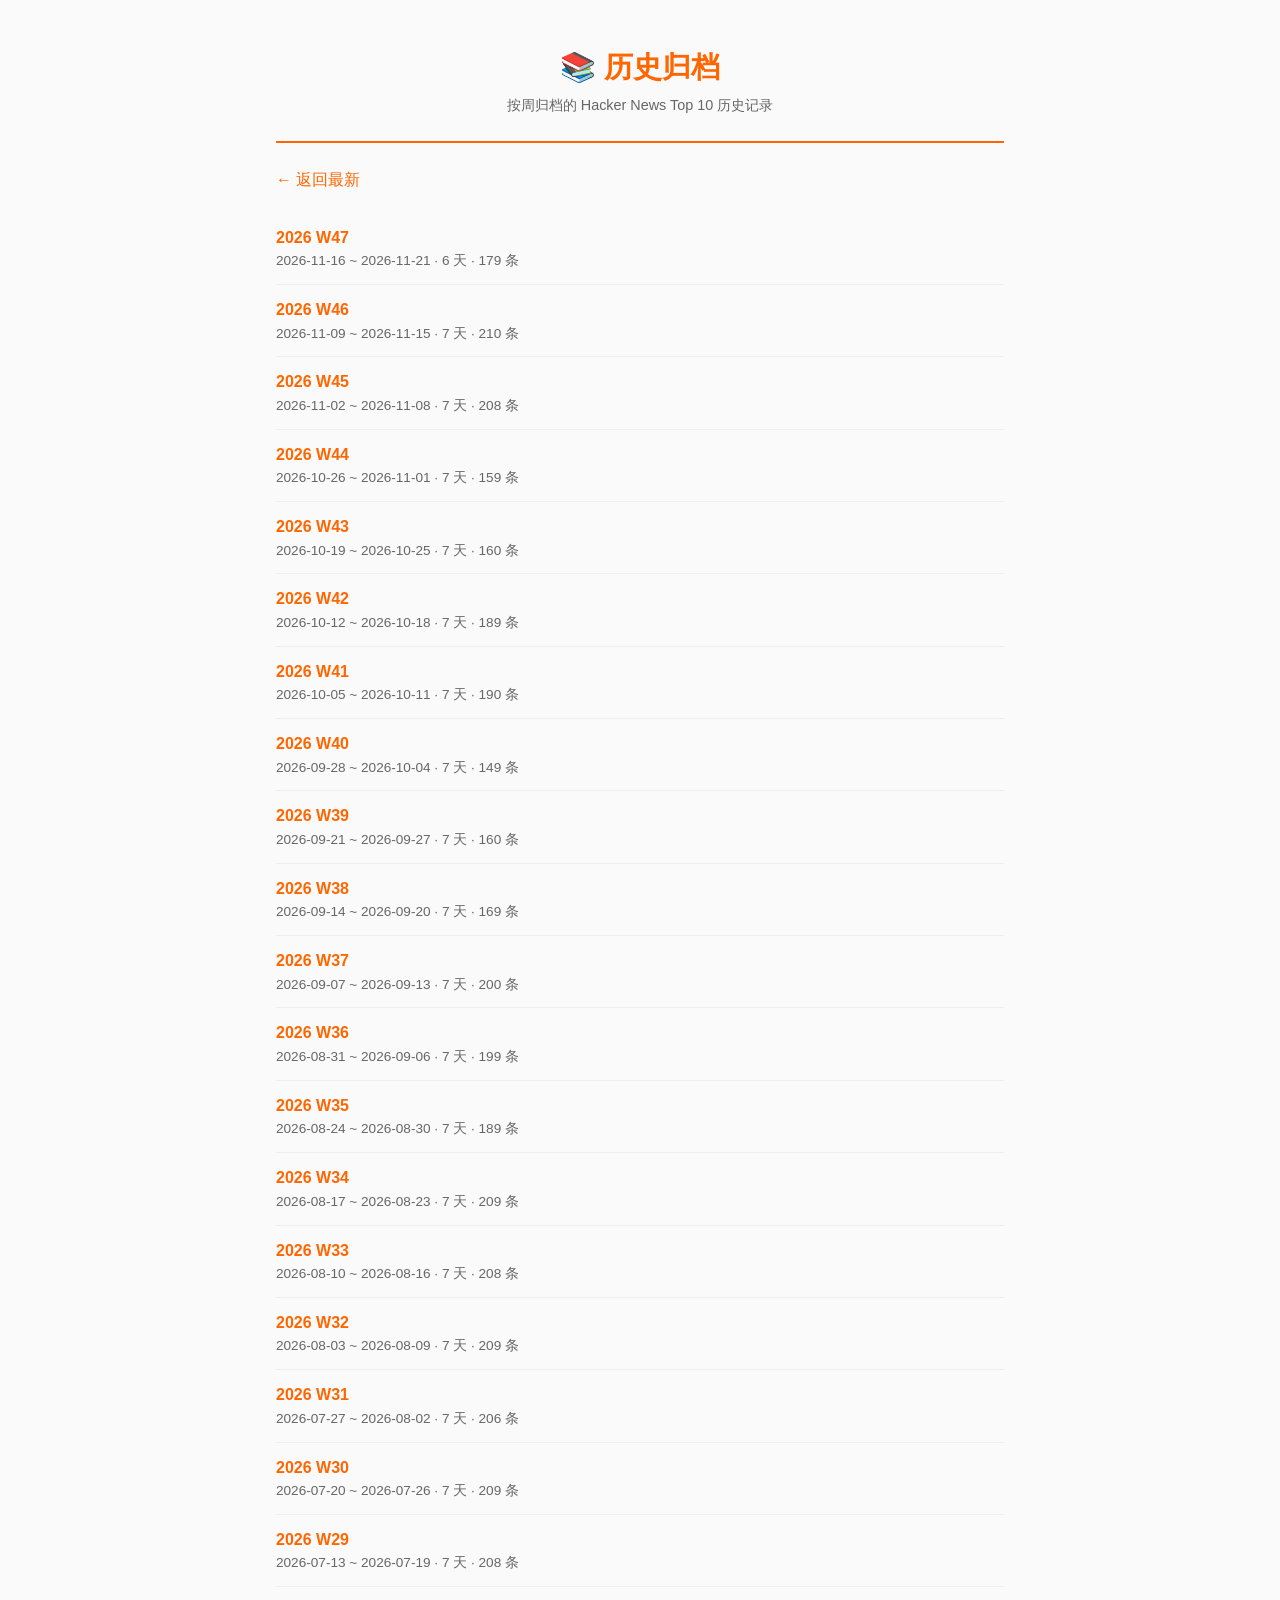
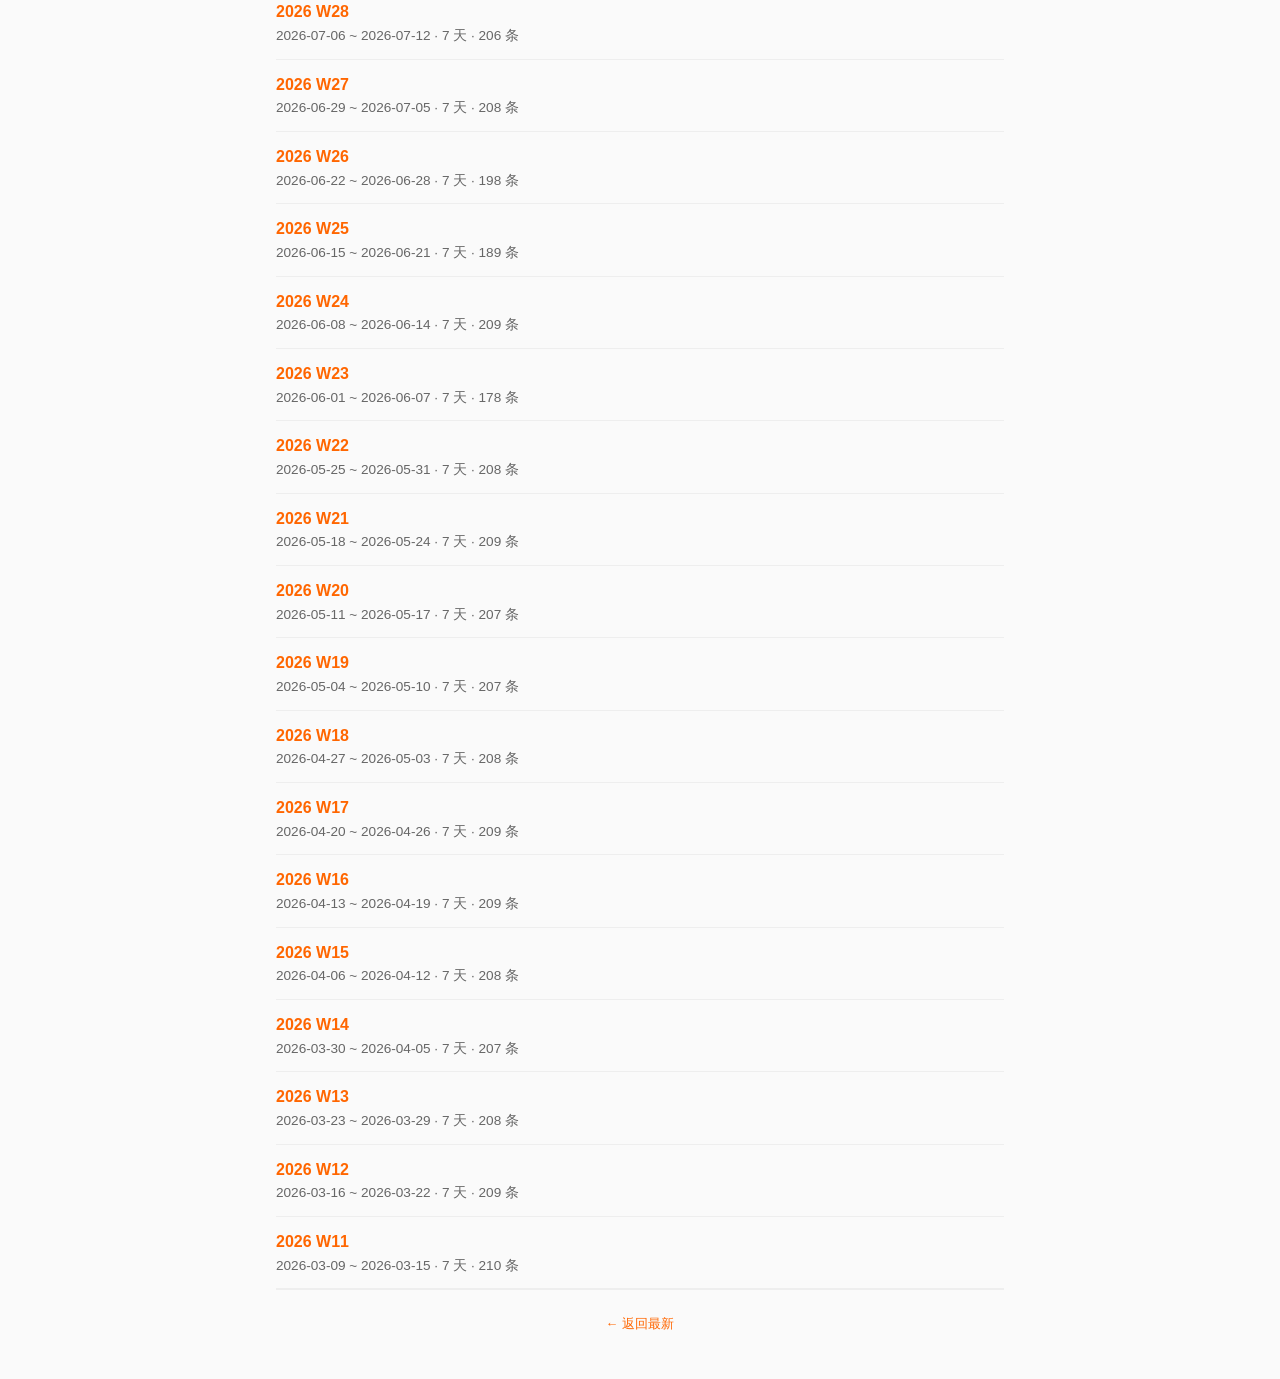
<file: hn/history/index.html>
<!DOCTYPE html>
<html lang="zh-CN">
<head>
  <meta charset="UTF-8">
  <meta name="viewport" content="width=device-width, initial-scale=1.0">
  <title>HN Daily - 历史归档</title>
  <style>
    :root {
      --bg: #fafafa; --card-bg: #fff; --text: #1a1a1a;
      --text-secondary: #666; --accent: #ff6600; --border: #eee;
      --tag-bg: #fff3e6; --tag-text: #cc5200;
    }
    @media (prefers-color-scheme: dark) {
      :root {
        --bg: #1a1a1a; --card-bg: #2a2a2a; --text: #e0e0e0;
        --text-secondary: #999; --border: #333;
        --tag-bg: #3a2a1a; --tag-text: #ff9944;
      }
    }
    * { margin: 0; padding: 0; box-sizing: border-box; }
    body {
      font-family: -apple-system, BlinkMacSystemFont, "Segoe UI", Roboto, sans-serif;
      background: var(--bg); color: var(--text);
      line-height: 1.6; max-width: 760px; margin: 0 auto; padding: 20px 16px;
    }
    header { text-align: center; padding: 24px 0; border-bottom: 2px solid var(--accent); margin-bottom: 24px; }
    header h1 { font-size: 1.8em; color: var(--accent); }
    header p { color: var(--text-secondary); font-size: 0.9em; margin-top: 4px; }
    .date-nav { position: sticky; top: 0; z-index: 100; background: var(--bg); padding: 10px 0; margin-bottom: 16px; display: flex; gap: 8px; flex-wrap: wrap; justify-content: center; border-bottom: 1px solid var(--border); }
    .date-nav-item { display: inline-block; padding: 4px 14px; border-radius: 16px; background: var(--card-bg); color: var(--text); text-decoration: none; font-size: 0.85em; font-weight: 500; border: 1px solid var(--border); transition: all 0.15s; }
    .date-nav-item:hover, .date-nav-item:target { background: var(--accent); color: #fff; border-color: var(--accent); }
    .day-section { margin-bottom: 32px; scroll-margin-top: 60px; }
    .day-section > h2 { font-size: 1.2em; padding: 8px 0; border-bottom: 1px solid var(--border); margin-bottom: 12px; }
    .period { margin-bottom: 20px; }
    .period h3 { font-size: 1em; margin-bottom: 8px; display: flex; align-items: center; gap: 8px; }
    .update-time { font-size: 0.8em; color: var(--text-secondary); font-weight: normal; }
    .ai-summary { background: linear-gradient(135deg, var(--tag-bg), var(--card-bg)); border-radius: 10px; padding: 12px 16px; margin-bottom: 12px; font-size: 0.92em; line-height: 1.7; border: 1px solid var(--border); }
    .insights { background: var(--card-bg); border-left: 3px solid var(--accent); padding: 10px 14px; margin-bottom: 12px; border-radius: 0 8px 8px 0; font-size: 0.85em; }
    .insight-tags { margin-bottom: 4px; }
    .insight-stats { color: var(--text-secondary); }
    .insight-stats b { color: var(--accent); }
    .insight-domains { color: var(--text-secondary); margin-top: 2px; }
    .insight-domains code { background: var(--tag-bg); padding: 1px 5px; border-radius: 3px; font-size: 0.9em; }
    .tag { display: inline-block; background: var(--tag-bg); color: var(--tag-text); padding: 2px 8px; border-radius: 10px; font-size: 0.75em; font-weight: 500; }
    .tag-sm { display: inline-block; background: var(--tag-bg); color: var(--tag-text); padding: 1px 6px; border-radius: 8px; font-size: 0.7em; }
    .story-tags { margin-left: 4px; }
    .story { display: flex; align-items: flex-start; gap: 12px; padding: 10px 12px; background: var(--card-bg); border-radius: 8px; margin-bottom: 6px; transition: transform 0.1s; }
    .story:hover { transform: translateX(4px); }
    .rank { font-size: 1.1em; font-weight: bold; color: var(--accent); min-width: 24px; text-align: center; padding-top: 2px; }
    .story-content { flex: 1; min-width: 0; }
    .story-title { color: var(--text); text-decoration: none; font-weight: 500; font-size: 0.95em; display: inline; }
    .story-title:hover { color: var(--accent); }
    .story-summary { color: var(--text-secondary); font-size: 0.83em; margin-top: 3px; line-height: 1.5; }
    .story-meta { display: flex; flex-wrap: wrap; gap: 10px; font-size: 0.8em; color: var(--text-secondary); margin-top: 4px; }
    .story-meta a { color: var(--text-secondary); text-decoration: none; }
    .story-meta a:hover { color: var(--accent); }
    .score { color: var(--accent); font-weight: 500; }
    .domain { font-size: 0.9em; }
    .trending-section { background: var(--card-bg); border-radius: 12px; padding: 20px; margin-bottom: 32px; border: 1px solid var(--border); }
    .trending-section > h2 { font-size: 1.2em; margin-bottom: 16px; }
    .trending-block { margin-bottom: 18px; }
    .trending-block h3 { font-size: 1em; margin-bottom: 8px; }
    .trending-item { padding: 8px 0; border-bottom: 1px solid var(--border); }
    .trending-item:last-child { border-bottom: none; }
    .trending-item a { color: var(--text); text-decoration: none; font-weight: 500; }
    .trending-item a:hover { color: var(--accent); }
    .trending-meta { font-size: 0.8em; color: var(--text-secondary); margin-top: 2px; }
    .trending-timeline { font-size: 0.75em; color: var(--text-secondary); margin-top: 4px; word-break: break-all; }
    .trending-count { font-size: 0.8em; color: var(--text-secondary); }
    .topic-stories { margin-top: 4px; }
    .topic-story { font-size: 0.85em; padding: 2px 0; }
    .topic-story a { font-weight: normal; }
    .history-link { text-align: center; margin: 24px 0; }
    .history-link a { color: var(--accent); text-decoration: none; font-weight: 500; padding: 8px 20px; border: 1px solid var(--accent); border-radius: 20px; }
    .history-link a:hover { background: var(--accent); color: #fff; }
    footer { text-align: center; padding: 24px 0; color: var(--text-secondary); font-size: 0.8em; border-top: 1px solid var(--border); }
    footer a { color: var(--accent); text-decoration: none; }
    .history-week { padding: 12px 0; border-bottom: 1px solid var(--border); }
    .history-week h3 { font-size: 1em; color: var(--accent); }
    .history-meta { font-size: 0.85em; color: var(--text-secondary); }
    .back-link { margin-bottom: 20px; }
    .back-link a { color: var(--accent); text-decoration: none; }
</style>
</head>
<body>
  <header>
    <h1>📚 历史归档</h1>
    <p>按周归档的 Hacker News Top 10 历史记录</p>
  </header>
  <div class="back-link"><a href="../">← 返回最新</a></div>
  <main>

      <div class="history-week">
        <h3>2026 W47</h3>
        <div class="history-meta">2026-11-16 ~ 2026-11-21 · 6 天 · 179 条</div>
      </div>

      <div class="history-week">
        <h3>2026 W46</h3>
        <div class="history-meta">2026-11-09 ~ 2026-11-15 · 7 天 · 210 条</div>
      </div>

      <div class="history-week">
        <h3>2026 W45</h3>
        <div class="history-meta">2026-11-02 ~ 2026-11-08 · 7 天 · 208 条</div>
      </div>

      <div class="history-week">
        <h3>2026 W44</h3>
        <div class="history-meta">2026-10-26 ~ 2026-11-01 · 7 天 · 159 条</div>
      </div>

      <div class="history-week">
        <h3>2026 W43</h3>
        <div class="history-meta">2026-10-19 ~ 2026-10-25 · 7 天 · 160 条</div>
      </div>

      <div class="history-week">
        <h3>2026 W42</h3>
        <div class="history-meta">2026-10-12 ~ 2026-10-18 · 7 天 · 189 条</div>
      </div>

      <div class="history-week">
        <h3>2026 W41</h3>
        <div class="history-meta">2026-10-05 ~ 2026-10-11 · 7 天 · 190 条</div>
      </div>

      <div class="history-week">
        <h3>2026 W40</h3>
        <div class="history-meta">2026-09-28 ~ 2026-10-04 · 7 天 · 149 条</div>
      </div>

      <div class="history-week">
        <h3>2026 W39</h3>
        <div class="history-meta">2026-09-21 ~ 2026-09-27 · 7 天 · 160 条</div>
      </div>

      <div class="history-week">
        <h3>2026 W38</h3>
        <div class="history-meta">2026-09-14 ~ 2026-09-20 · 7 天 · 169 条</div>
      </div>

      <div class="history-week">
        <h3>2026 W37</h3>
        <div class="history-meta">2026-09-07 ~ 2026-09-13 · 7 天 · 200 条</div>
      </div>

      <div class="history-week">
        <h3>2026 W36</h3>
        <div class="history-meta">2026-08-31 ~ 2026-09-06 · 7 天 · 199 条</div>
      </div>

      <div class="history-week">
        <h3>2026 W35</h3>
        <div class="history-meta">2026-08-24 ~ 2026-08-30 · 7 天 · 189 条</div>
      </div>

      <div class="history-week">
        <h3>2026 W34</h3>
        <div class="history-meta">2026-08-17 ~ 2026-08-23 · 7 天 · 209 条</div>
      </div>

      <div class="history-week">
        <h3>2026 W33</h3>
        <div class="history-meta">2026-08-10 ~ 2026-08-16 · 7 天 · 208 条</div>
      </div>

      <div class="history-week">
        <h3>2026 W32</h3>
        <div class="history-meta">2026-08-03 ~ 2026-08-09 · 7 天 · 209 条</div>
      </div>

      <div class="history-week">
        <h3>2026 W31</h3>
        <div class="history-meta">2026-07-27 ~ 2026-08-02 · 7 天 · 206 条</div>
      </div>

      <div class="history-week">
        <h3>2026 W30</h3>
        <div class="history-meta">2026-07-20 ~ 2026-07-26 · 7 天 · 209 条</div>
      </div>

      <div class="history-week">
        <h3>2026 W29</h3>
        <div class="history-meta">2026-07-13 ~ 2026-07-19 · 7 天 · 208 条</div>
      </div>

      <div class="history-week">
        <h3>2026 W28</h3>
        <div class="history-meta">2026-07-06 ~ 2026-07-12 · 7 天 · 206 条</div>
      </div>

      <div class="history-week">
        <h3>2026 W27</h3>
        <div class="history-meta">2026-06-29 ~ 2026-07-05 · 7 天 · 208 条</div>
      </div>

      <div class="history-week">
        <h3>2026 W26</h3>
        <div class="history-meta">2026-06-22 ~ 2026-06-28 · 7 天 · 198 条</div>
      </div>

      <div class="history-week">
        <h3>2026 W25</h3>
        <div class="history-meta">2026-06-15 ~ 2026-06-21 · 7 天 · 189 条</div>
      </div>

      <div class="history-week">
        <h3>2026 W24</h3>
        <div class="history-meta">2026-06-08 ~ 2026-06-14 · 7 天 · 209 条</div>
      </div>

      <div class="history-week">
        <h3>2026 W23</h3>
        <div class="history-meta">2026-06-01 ~ 2026-06-07 · 7 天 · 178 条</div>
      </div>

      <div class="history-week">
        <h3>2026 W22</h3>
        <div class="history-meta">2026-05-25 ~ 2026-05-31 · 7 天 · 208 条</div>
      </div>

      <div class="history-week">
        <h3>2026 W21</h3>
        <div class="history-meta">2026-05-18 ~ 2026-05-24 · 7 天 · 209 条</div>
      </div>

      <div class="history-week">
        <h3>2026 W20</h3>
        <div class="history-meta">2026-05-11 ~ 2026-05-17 · 7 天 · 207 条</div>
      </div>

      <div class="history-week">
        <h3>2026 W19</h3>
        <div class="history-meta">2026-05-04 ~ 2026-05-10 · 7 天 · 207 条</div>
      </div>

      <div class="history-week">
        <h3>2026 W18</h3>
        <div class="history-meta">2026-04-27 ~ 2026-05-03 · 7 天 · 208 条</div>
      </div>

      <div class="history-week">
        <h3>2026 W17</h3>
        <div class="history-meta">2026-04-20 ~ 2026-04-26 · 7 天 · 209 条</div>
      </div>

      <div class="history-week">
        <h3>2026 W16</h3>
        <div class="history-meta">2026-04-13 ~ 2026-04-19 · 7 天 · 209 条</div>
      </div>

      <div class="history-week">
        <h3>2026 W15</h3>
        <div class="history-meta">2026-04-06 ~ 2026-04-12 · 7 天 · 208 条</div>
      </div>

      <div class="history-week">
        <h3>2026 W14</h3>
        <div class="history-meta">2026-03-30 ~ 2026-04-05 · 7 天 · 207 条</div>
      </div>

      <div class="history-week">
        <h3>2026 W13</h3>
        <div class="history-meta">2026-03-23 ~ 2026-03-29 · 7 天 · 208 条</div>
      </div>

      <div class="history-week">
        <h3>2026 W12</h3>
        <div class="history-meta">2026-03-16 ~ 2026-03-22 · 7 天 · 209 条</div>
      </div>

      <div class="history-week">
        <h3>2026 W11</h3>
        <div class="history-meta">2026-03-09 ~ 2026-03-15 · 7 天 · 210 条</div>
      </div>
  </main>
  <footer>
    <a href="../">← 返回最新</a>
  </footer>
</body>
</html>
</file>
<file: styles/style.css>
html {
    font-size: 10px;
    /* px 意为“像素（pixels）”: 这个基础字体的尺寸现在是10像素  */
    font-family: 'Poor Story', cursive;
    background-color: #00539F;
}

h1 {
    font-size: 60px;
    text-align: center;
    margin: 0;
    padding: 20px 0;
    color: #00539F;
    text-shadow: 3px 3px 1px black;
}

p,
li {
    font-size: 16px;
    line-height: 2;
    letter-spacing: 1px;
}

body {
    width: 600px;
    margin: 0 auto;
    background-color: #FF9500;
    padding: 0 20px 20px 20px;
    border: 5px solid black;
}
img {
  display: block;
  margin: 0 auto;
}
</file>
